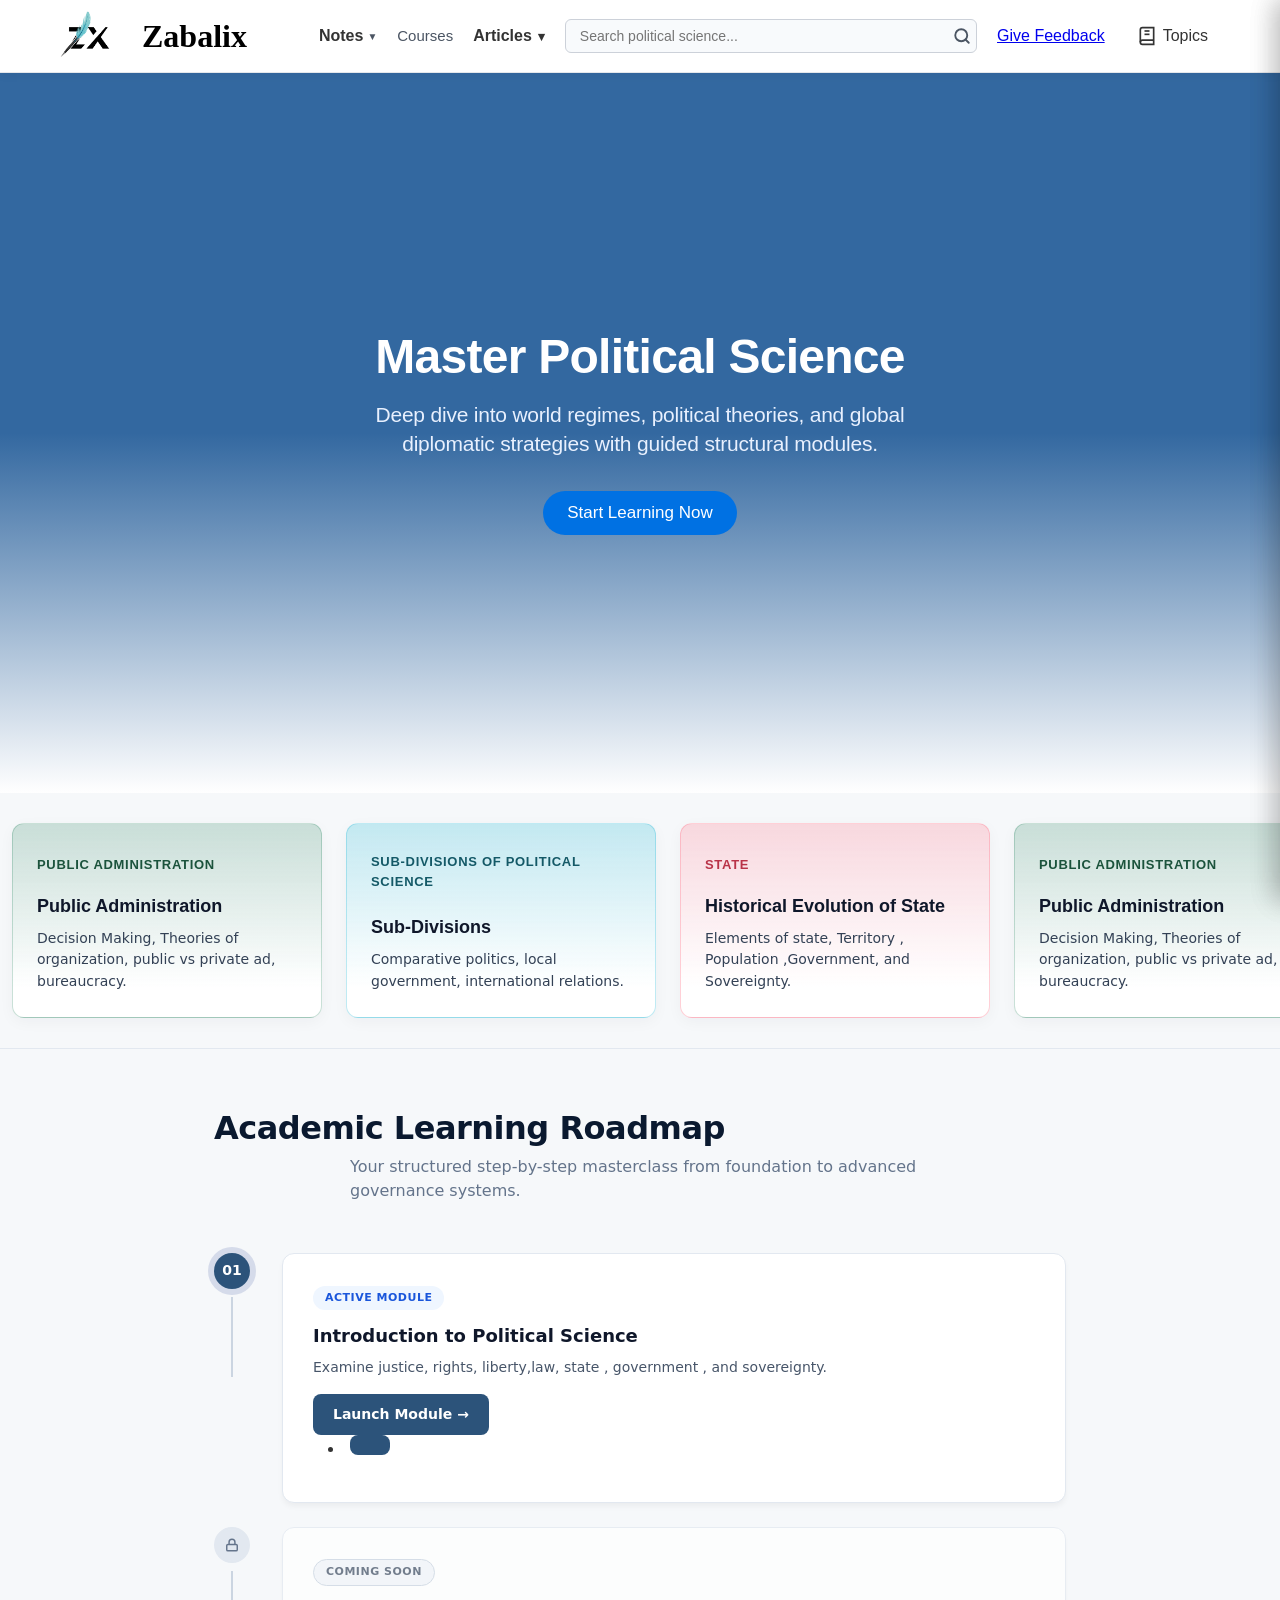
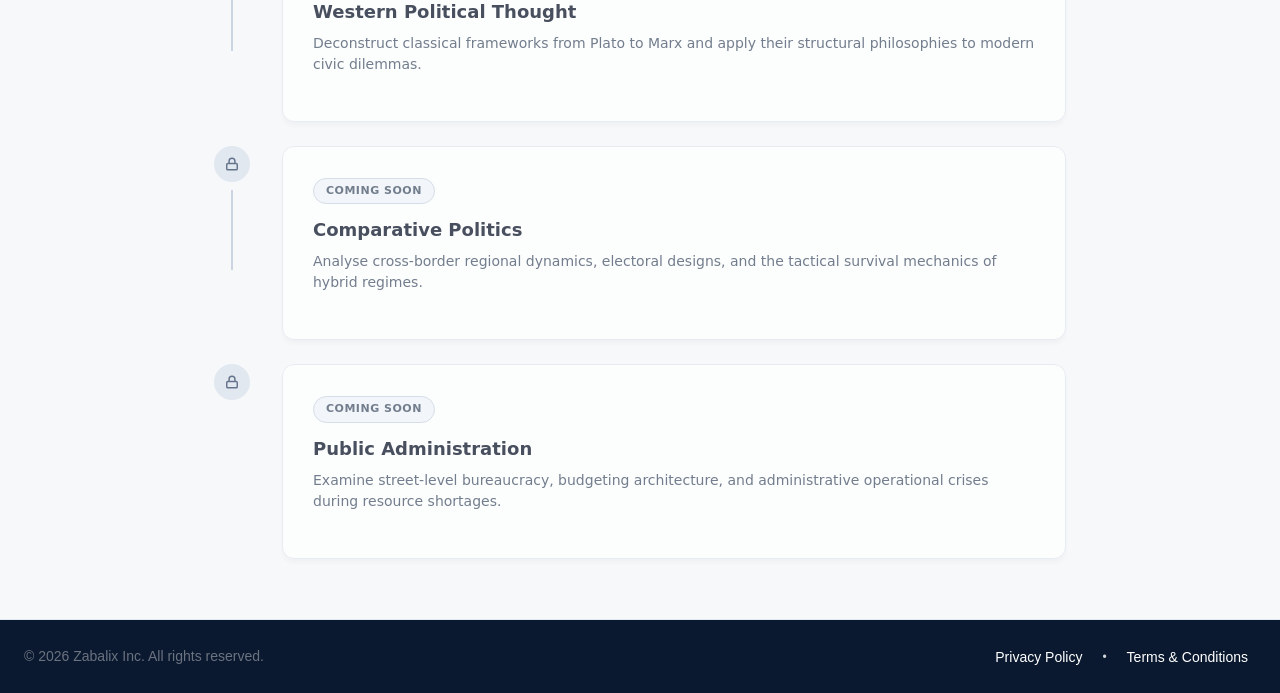
<file: index.html>
<!DOCTYPE html>
<html lang="en">

<head>
    <meta name="viewport" content="width=device-width, initial-scale=1.0">

    <!-- Unique custom hamburger target update -->
    <button class="mobile-nav-toggle" aria-label="Toggle navigation">
        <span class="header-burger-line"></span>
    </button>


    <meta name="google-site-verification" content="Bk5HtEhOP4a4pjRiIyxjr1tG6oKHsIXYzXAQ-nSAOqQ" />
    <title>Zabalix | Professional Political Science Portal</title>
    <link rel="stylesheet" href="style.css">
     <link rel="icon" type="image/png" href="./zxx.png">
</head>

<body>

    <!-- Navbar -->
    <header class="site-header">
        <div class="nav-container">

            <div class="logo"></div>
            <span class="site-logo-txt">Zabalix</span>

            <!-- Hamburger Toggle for Mobile -->
            <button class="mobile-nav-toggle" id="mobileNavToggle" aria-label="Toggle Navigation" aria-expanded="false">
                <span class="hamburger-line"></span>
                <span class="hamburger-line"></span>
                <span class="hamburger-line"></span>
            </button>

            <!-- Collapsible Wrapper for Mobile Responsiveness -->
            <div class="nav-responsive-wrapper" id="navResponsiveWrapper">

                <nav class="main-navigation">
                    <!-- Notes Dropdown -->
                    <div class="dropdown-wrapper">
                        <button class="dropdown-trigger" id="exploreBtn" aria-haspopup="true" aria-expanded="false">
                            Notes <span class="chevron-icon">▼</span>
                        </button>
                        <ul class="dropdown-menu" id="exploreDropdown">
                            <li class="dropdown-header">Political Science</li>
                            <li><a href="reading.html?topic=intro-to-polsci">Intro to Political Science</a></li>
                            <li><a href="reading.html?topic=sub-divisions-of-polsci">Sub-Divisions of Political
                                    Science</a></li>
                            <li><a href="reading.html?topic=public-administration">Public Administration</a></li>
                            <li><a href="state-notes.html">📝 State</a></li>
                        </ul>
                    </div>

                    <!-- Courses Link -->
                    <a href="#courses" class="nav-link">Courses</a>

                    <!-- Articles Dropdown (Fixed Tag Wrapper) -->
                    <div class="dropdown-wrapper">
                        <button class="dropdown-trigger" id="articlesBtn" aria-haspopup="true" aria-expanded="false">
                            Articles <span class="arrow">▾</span>
                        </button>
                        <ul class="dropdown-menu" id="articlesDropdown">
                            <li><a href="from-dependency-to-development.html">From Dependency to Development</a></li>
                        </ul>
                    </div>

                </nav>

                <!-- Search Form -->
                <div class="search-container">
                    <form class="search-form" id="navbarSearchForm">
                        <input type="text" placeholder="Search political science..." class="search-input"
                            id="navbarSearchInput" autocomplete="off">
                        <button type="submit" class="search-submit">
                            <svg class="search-icon" viewBox="0 0 24 24">
                                <circle cx="11" cy="11" r="8"></circle>
                                <line x1="21" y1="21" x2="16.65" y2="16.65"></line>
                            </svg>
                        </button>
                    </form>
                    <div class="search-suggestions-box" id="searchSuggestionsBox"></div>
                </div>

                <!-- Feedback Link -->
                <a href="feedback.html" class="feedback-link">Give Feedback</a>

                <!-- Curriculum Trigger -->
                <button class="nav-sidebar-trigger-btn" id="navbarSidebarToggle" aria-label="Open Course Curriculum"
                    aria-controls="navStudySidebar">
                    <svg class="nav-trigger-svg-icon" viewBox="0 0 24 24" fill="none" stroke="currentColor"
                        stroke-width="2">
                        <path d="M4 19.5A2.5 2.5 0 0 1 6.5 17H20"></path>
                        <path d="M6.5 2H20v20H6.5A2.5 2.5 0 0 1 4 19.5v-15A2.5 2.5 0 0 1 6.5 2z"></path>
                        <line x1="9" y1="6" x2="15" y2="6"></line>
                        <line x1="9" y1="10" x2="15" y2="10"></line>
                    </svg>
                    <span class="nav-btn-label">Topics</span>
                </button>

            </div>
        </div>
    </header>

    <!-- SIDEBAR LAYOUT -->
    <aside class="nav-sliding-sidebar collapsed" id="navStudySidebar" aria-label="Curriculum Overview">
        <div class="nav-sidebar-inner">
            <div class="nav-sidebar-header">
                <div>
                    <h3>Areas of Study</h3>
                    <p>Political Science Core Curriculum</p>
                </div>
                <button class="nav-sidebar-close-btn" id="navSidebarClose" aria-label="Close Menu">×</button>
            </div>
            <div class="nav-sidebar-topics-list">
                <div class="nav-sidebar-card">
                    <div class="card-icon-box sys-theme">
                        <svg viewBox="0 0 24 24" fill="none" stroke="currentColor" stroke-width="2">
                            <path d="M12 2L2 7l10 5 10-5-10-5zM2 17l10 5 10-5M2 12l10 5 10-5" />
                        </svg>
                    </div>
                    <div class="card-body-text">
                        <h4>Political Systems</h4>
                        <p>Comparative structural analysis of global democracies and autocracies.</p>
                    </div>
                </div>
                <div class="nav-sidebar-card">
                    <div class="card-icon-box global-theme">
                        <svg viewBox="0 0 24 24" fill="none" stroke="currentColor" stroke-width="2">
                            <circle cx="12" cy="12" r="10"></circle>
                            <line x1="2" y1="12" x2="22" y2="12"></line>
                            <path
                                d="M12 2a15.3 15.3 0 0 1 4 10 15.3 15.3 0 0 1-4 10 15.3 15.3 0 0 1-4-10 15.3 15.3 0 0 1 4-10z">
                            </path>
                        </svg>
                    </div>
                    <div class="card-body-text">
                        <h4>Global Relations</h4>
                        <p>Foreign policies, treaties, international law, and diplomatic structures.</p>
                    </div>
                </div>
                <div class="nav-sidebar-card">
                    <div class="card-icon-box theory-theme">
                        <svg viewBox="0 0 24 24" fill="none" stroke="currentColor" stroke-width="2">
                            <path d="M12 22s8-4 8-10V5l-8-3-8 3v7c0 6 8 10 8 10z" />
                        </svg>
                    </div>
                    <div class="card-body-text">
                        <h4>Political Philosophy</h4>
                        <p>Classical ideas, social contracts, power, justice, and state legitimacy.</p>
                    </div>
                </div>
                <div class="nav-sidebar-card">
                    <div class="card-icon-box policy-theme">
                        <svg viewBox="0 0 24 24" fill="none" stroke="currentColor" stroke-width="2">
                            <path d="M14 2H6a2 2 0 0 0-2 2v16a2 2 0 0 0 2 2h12a2 2 0 0 0 2-2V8z"></path>
                            <polyline points="14 2 14 8 20 8"></polyline>
                            <line x1="16" y1="13" x2="8" y2="13"></line>
                            <line x1="16" y1="17" x2="8" y2="17"></line>
                        </svg>
                    </div>
                    <div class="card-body-text">
                        <h4>Public Policy</h4>
                        <p>Formulation of law matrices, civil administration, and institutional agendas.</p>
                    </div>
                </div>
            </div>
        </div>
    </aside>
    <div class="sidebar-dim-background-overlay" id="sidebarOverlay"></div>

    <!-- SIDEBAR LAYOUT -->
    <aside class="nav-sliding-sidebar collapsed" id="navStudySidebar" aria-label="Curriculum Overview">
        <div class="nav-sidebar-inner">
            <div class="nav-sidebar-header">
                <div>
                    <h3>Areas of Study</h3>
                    <p>Political Science Core Curriculum</p>
                </div>
                <button class="nav-sidebar-close-btn" id="navSidebarClose" aria-label="Close Menu">×</button>
            </div>
            <div class="nav-sidebar-topics-list">
                <div class="nav-sidebar-card">
                    <div class="card-icon-box sys-theme">
                        <svg viewBox="0 0 24 24" fill="none" stroke="currentColor" stroke-width="2">
                            <path d="M12 2L2 7l10 5 10-5-10-5zM2 17l10 5 10-5M2 12l10 5 10-5" />
                        </svg>
                    </div>
                    <div class="card-body-text">
                        <h4>Political Systems</h4>
                        <p>Comparative structural analysis of global democracies and autocracies.</p>
                    </div>
                </div>
                <div class="nav-sidebar-card">
                    <div class="card-icon-box global-theme">
                        <svg viewBox="0 0 24 24" fill="none" stroke="currentColor" stroke-width="2">
                            <circle cx="12" cy="12" r="10"></circle>
                            <line x1="2" y1="12" x2="22" y2="12"></line>
                            <path
                                d="M12 2a15.3 15.3 0 0 1 4 10 15.3 15.3 0 0 1-4 10 15.3 15.3 0 0 1-4-10 15.3 15.3 0 0 1 4-10z">
                            </path>
                        </svg>
                    </div>
                    <div class="card-body-text">
                        <h4>Global Relations</h4>
                        <p>Foreign policies, treaties, international law, and diplomatic structures.</p>
                    </div>
                </div>
                <div class="nav-sidebar-card">
                    <div class="card-icon-box theory-theme">
                        <svg viewBox="0 0 24 24" fill="none" stroke="currentColor" stroke-width="2">
                            <path d="M12 22s8-4 8-10V5l-8-3-8 3v7c0 6 8 10 8 10z" />
                        </svg>
                    </div>
                    <div class="card-body-text">
                        <h4>Political Philosophy</h4>
                        <p>Classical ideas, social contracts, power, justice, and state legitimacy.</p>
                    </div>
                </div>
                <div class="nav-sidebar-card">
                    <div class="card-icon-box policy-theme">
                        <svg viewBox="0 0 24 24" fill="none" stroke="currentColor" stroke-width="2">
                            <path d="M14 2H6a2 2 0 0 0-2 2v16a2 2 0 0 0 2 2h12a2 2 0 0 0 2-2V8z"></path>
                            <polyline points="14 2 14 8 20 8"></polyline>
                            <line x1="16" y1="13" x2="8" y2="13"></line>
                            <line x1="16" y1="17" x2="8" y2="17"></line>
                        </svg>
                    </div>
                    <div class="card-body-text">
                        <h4>Public Policy</h4>
                        <p>Formulation of law matrices, civil administration, and institutional agendas.</p>
                    </div>
                </div>
            </div>
        </div>
    </aside>
    <div class="sidebar-dim-background-overlay" id="sidebarOverlay"></div>


    <!-- Main Content Area -->
    <main class="hero-section">
        <div class="hero-backdrop-image-view"></div>

        <div class="hero-content">
            <h1>Master Political Science</h1>
            <p>Deep dive into world regimes, political theories, and global diplomatic strategies with guided structural
                modules.</p>
            <button class="btn btn-primary btn-large">Start Learning Now</button>
        </div>


    </main>

    <!-- Main Horizontal Slider Wrapper -->
    <div class="horizontal-slider-viewport">
        <div class="slider-movement-rail">

            <!-- CARD SET 1 (Original Group) -->
            <div class="slider-card-deck">
                <div class="slider-individual-card emerald-fade-bg">
                    <div class="card-link-wrapper">
                        <a href="reading.html?topic=public-administration">Public Administration</a>
                    </div>
                    <div class="card-body-details">
                        <h3>Public Administration</h3>
                        <p>Decision Making, Theories of organization, public vs private ad, bureaucracy.</p>
                    </div>
                </div>

                <div class="slider-individual-card turquoise-fade-bg">
                    <div class="card-link-wrapper">
                        <a href="reading.html?topic=sub-divisions-of-polsci">Sub-Divisions of Political Science</a>
                    </div>
                    <div class="card-body-details">
                        <h3>Sub-Divisions</h3>
                        <p>Comparative politics, local government, international relations.</p>
                    </div>
                </div>

                <div class="slider-individual-card coral-fade-bg">
                    <div class="card-link-wrapper">
                        <a href="state-notes.html">State</a>
                    </div>
                    <div class="card-body-details">
                        <h3>Historical Evolution of State</h3>
                        <p>Elements of state, Territory , Population ,Government, and Sovereignty.</p>
                    </div>
                </div>
            </div>

            <!-- CARD SET 2 (Mirrored Duplicate Group for seamless infinite looping) -->
            <div class="slider-card-deck" aria-hidden="true">
                <div class="slider-individual-card emerald-fade-bg">
                    <div class="card-link-wrapper">
                        <a href="reading.html?topic=public-administration">Public Administration</a>
                    </div>
                    <div class="card-body-details">
                        <h3>Public Administration</h3>
                        <p>Decision Making, Theories of organization, public vs private ad, bureaucracy.</p>
                    </div>
                </div>

                <div class="slider-individual-card turquoise-fade-bg">
                    <div class="card-link-wrapper">
                        <a href="reading.html?topic=sub-divisions-of-polsci">Sub-Divisions of Political Science</a>
                    </div>
                    <div class="card-body-details">
                        <h3>Sub-Divisions</h3>
                        <p>Comparative politics, local government, international relations.</p>
                    </div>
                </div>

                <div class="slider-individual-card coral-fade-bg">
                    <div class="card-link-wrapper">
                        <a href="state-notes.html">State</a>
                    </div>
                    <div class="card-body-details">
                        <h3>Historical Evolution of State</h3>
                        <p>Elements of state, Territory , Population ,Government, and Sovereignty.</p>
                    </div>
                </div>
            </div>

        </div>
    </div>

    <div class="sam-paper-wrapper">
        <!-- The Main Sheet of Paper -->



        <!-- Full Width Non-Conflicting Roadmap Component -->
        <div class="sam-rm-master-wrapper">
            <div class="sam-rm-canvas-grid">

                <!-- Header Section -->
                <div class="sam-rm-main-heading-block">
                    <h2 class="sam-rm-display-title">Academic Learning Roadmap</h2>
                    <p class="sam-rm-display-subtitle">Your structured step-by-step masterclass from foundation to
                        advanced
                        governance systems.</p>
                </div>

                <!-- The Timeline Track Engine -->
                <div class="sam-rm-track-vertical">

                    <!-- Step 1: Active Phase -->
                    <div class="sam-rm-step-row sam-rm-state-active">
                        <div class="sam-rm-indicator-pillar">
                            <div class="sam-rm-node-circle">01</div>
                            <div class="sam-rm-connector-line"></div>
                        </div>
                        <div class="sam-rm-info-card">
                            <span class="sam-rm-status-badge sam-rm-badge-active">Active Module</span>
                            <h4 class="sam-rm-card-heading">Introduction to Political Science</h4>
                            <p class="sam-rm-card-paragraph">Examine justice, rights, liberty,law, state , government ,
                                and
                                sovereignty.</p>
                            <a href="#intro" class="sam-rm-card-link-action">Launch Module → <li><a
                                        href="reading.html?topic=intro-to-polsci"></a></li></a>
                        </div>
                    </div>

                    <!-- Step 2: Locked Phase -->
                    <div class="sam-rm-step-row sam-rm-state-locked">
                        <div class="sam-rm-indicator-pillar">
                            <div class="sam-rm-node-circle">
                                <svg width="14" height="14" viewBox="0 0 24 24" fill="none" stroke="currentColor"
                                    stroke-width="2.5">
                                    <rect x="3" y="11" width="18" height="11" rx="2" ry="2"></rect>
                                    <path d="M7 11V7a5 5 0 0 1 10 0v4"></path>
                                </svg>
                            </div>
                            <div class="sam-rm-connector-line"></div>
                        </div>
                        <div class="sam-rm-info-card">
                            <span class="sam-rm-status-badge sam-rm-badge-locked">Coming Soon</span>
                            <h4 class="sam-rm-card-heading">Western Political Thought</h4>
                            <p class="sam-rm-card-paragraph">Deconstruct classical frameworks from Plato to Marx and
                                apply
                                their structural philosophies to modern civic dilemmas.</p>
                        </div>
                    </div>

                    <!-- Step 3: Locked Phase -->
                    <div class="sam-rm-step-row sam-rm-state-locked">
                        <div class="sam-rm-indicator-pillar">
                            <div class="sam-rm-node-circle">
                                <svg width="14" height="14" viewBox="0 0 24 24" fill="none" stroke="currentColor"
                                    stroke-width="2.5">
                                    <rect x="3" y="11" width="18" height="11" rx="2" ry="2"></rect>
                                    <path d="M7 11V7a5 5 0 0 1 10 0v4"></path>
                                </svg>
                            </div>
                            <div class="sam-rm-connector-line"></div>
                        </div>
                        <div class="sam-rm-info-card">
                            <span class="sam-rm-status-badge sam-rm-badge-locked">Coming Soon</span>
                            <h4 class="sam-rm-card-heading">Comparative Politics</h4>
                            <p class="sam-rm-card-paragraph">Analyse cross-border regional dynamics, electoral designs,
                                and
                                the tactical survival mechanics of hybrid regimes.</p>
                        </div>
                    </div>

                    <!-- Step 4: Locked Phase -->
                    <div class="sam-rm-step-row sam-rm-state-locked">
                        <div class="sam-rm-indicator-pillar">
                            <div class="sam-rm-node-circle">
                                <svg width="14" height="14" viewBox="0 0 24 24" fill="none" stroke="currentColor"
                                    stroke-width="2.5">
                                    <rect x="3" y="11" width="18" height="11" rx="2" ry="2"></rect>
                                    <path d="M7 11V7a5 5 0 0 1 10 0v4"></path>
                                </svg>
                            </div>
                        </div>
                        <div class="sam-rm-info-card">
                            <span class="sam-rm-status-badge sam-rm-badge-locked">Coming Soon</span>
                            <h4 class="sam-rm-card-heading">Public Administration</h4>
                            <p class="sam-rm-card-paragraph">Examine street-level bureaucracy, budgeting architecture,
                                and
                                administrative operational crises during resource shortages.</p>
                        </div>
                    </div>

                </div>
            </div>
        </div>

        </section>
        <!-- Professional Institutional Footer Section -->
        <footer class="site-footer">
            <div class="footer-container">
                <!-- Copyright Attribution Left Column -->
                <div class="footer-copyright">
                    <p>&copy; 2026 Zabalix Inc. All rights reserved.</p>
                </div>

                <!-- Legal Content Document Navigation Links Row -->
                <nav class="footer-nav">
                    <!-- Wrap the Privacy Policy button in a direct hyperlink path -->
                    <a href="./privacy-policy.html" style="text-decoration: none;">
                        <button class="footer-btn" id="privacyBtn">Privacy Policy</button>
                    </a>
                    <span class="footer-divider">&bull;</span>
                    <a href="terms.html" style="text-decoration: none;">
                        <button class="footer-btn" id="termsBtn">Terms & Conditions</button>
                    </a>

                </nav>


                <script src="data.js"></script>
                <script src="script.js"></script>
</body>

</html>
</file>
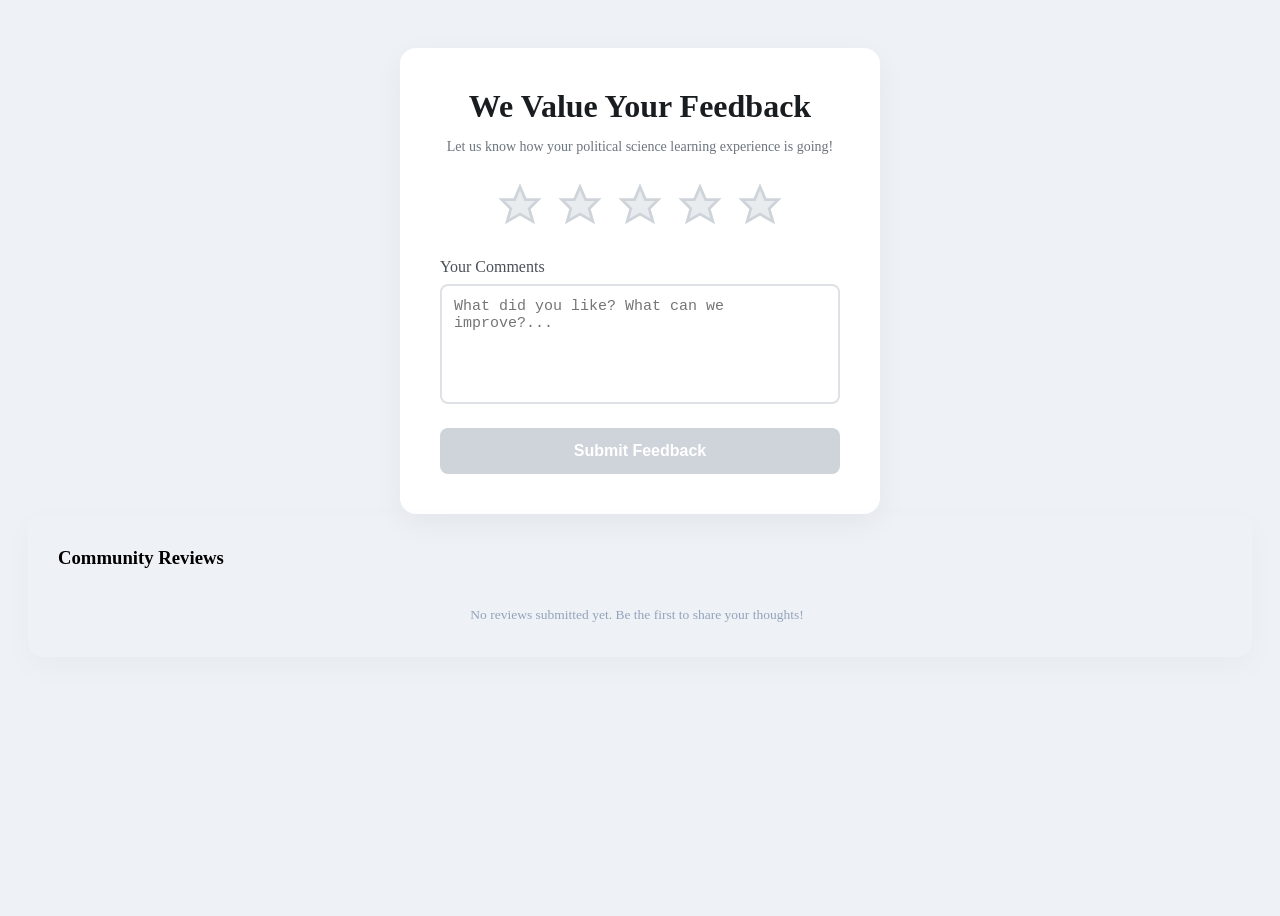
<file: feedback.html>
<!DOCTYPE html>
<html lang="en">
<head>
    <meta charset="UTF-8">
    <meta name="viewport" content="width=device-width, initial-scale=1.0">
    <title>Share Your Feedback</title>
    <link rel="stylesheet" href="rating-style.css">
</head>
<body>

    <div class="feedback-card">
        <h2>We Value Your Feedback</h2>
        <p class="subtitle">Let us know how your political science learning experience is going!</p>

        <!-- Star Interactive Node Wrapper -->
        <div class="star-rating" role="radiogroup" aria-label="Rate your experience">
            <button type="button" class="star-btn" data-value="1" aria-label="1 Star">
                <svg class="star-icon" viewBox="0 0 24 24"><polygon points="12,2 15,9 22,9 17,14 19,21 12,17 5,21 7,14 2,9 9,9"/></svg>
            </button>
            <button type="button" class="star-btn" data-value="2" aria-label="2 Stars">
                <svg class="star-icon" viewBox="0 0 24 24"><polygon points="12,2 15,9 22,9 17,14 19,21 12,17 5,21 7,14 2,9 9,9"/></svg>
            </button>
            <button type="button" class="star-btn" data-value="3" aria-label="3 Stars">
                <svg class="star-icon" viewBox="0 0 24 24"><polygon points="12,2 15,9 22,9 17,14 19,21 12,17 5,21 7,14 2,9 9,9"/></svg>
            </button>
            <button type="button" class="star-btn" data-value="4" aria-label="4 Stars">
                <svg class="star-icon" viewBox="0 0 24 24"><polygon points="12,2 15,9 22,9 17,14 19,21 12,17 5,21 7,14 2,9 9,9"/></svg>
            </button>
            <button type="button" class="star-btn" data-value="5" aria-label="5 Stars">
                <svg class="star-icon" viewBox="0 0 24 24"><polygon points="12,2 15,9 22,9 17,14 19,21 12,17 5,21 7,14 2,9 9,9"/></svg>
            </button>
        </div>

        <!-- Feedback Form Node -->
        <form id="feedbackForm">
            <div class="form-group">
                <label for="feedbackText">Your Comments</label>
                <textarea id="feedbackText" placeholder="What did you like? What can we improve?..." required maxlength="500"></textarea>
            </div>
            <button type="submit" id="submitFeedbackBtn" disabled>Submit Feedback</button>
        </form>

        <!-- Hidden Success State Panel -->
        <div id="successState" class="success-message" style="display: none;">
            <svg class="success-icon" viewBox="0 0 24 24"><path d="M22,11.08V12a10,10,0,1,1-5.93-9.14"/><polyline points="22,4 12,14.01 9,11.01"/></svg>
            <h3>Thank You!</h3>
            <p>Your review has been successfully recorded locally.</p>
            <button type="button" onclick="window.location.href='index.html'">Back to Home</button>
        </div>
    </div>
    </div>
     <div class="feedback-wall-container">
            <h3>Community Reviews</h3>
            <div id="reviewsContainer" class="reviews-scroll-area">
                <p class="no-reviews-fallback">No reviews submitted yet. Be the first to share your thoughts!</p>
            </div>
        </div>
    <script src="rating-script.js"></script>
</body>
</html>
</file>
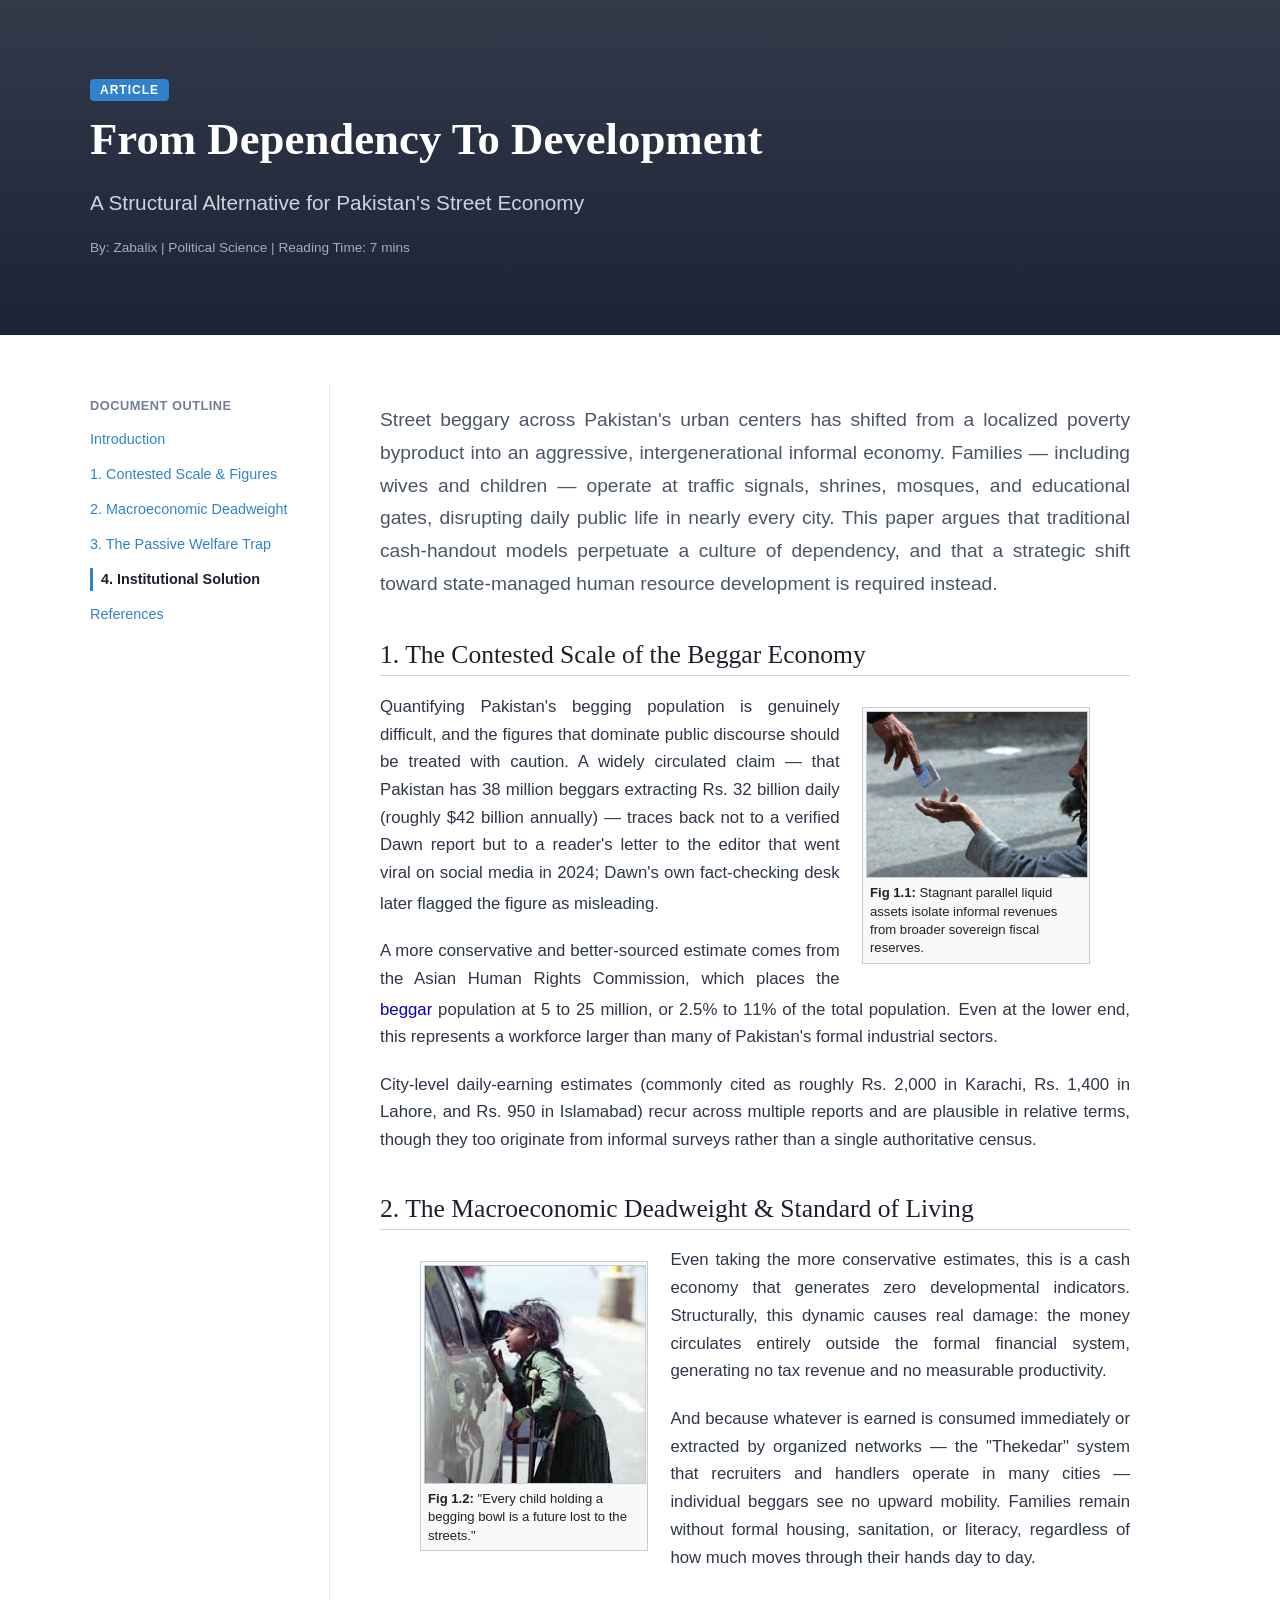
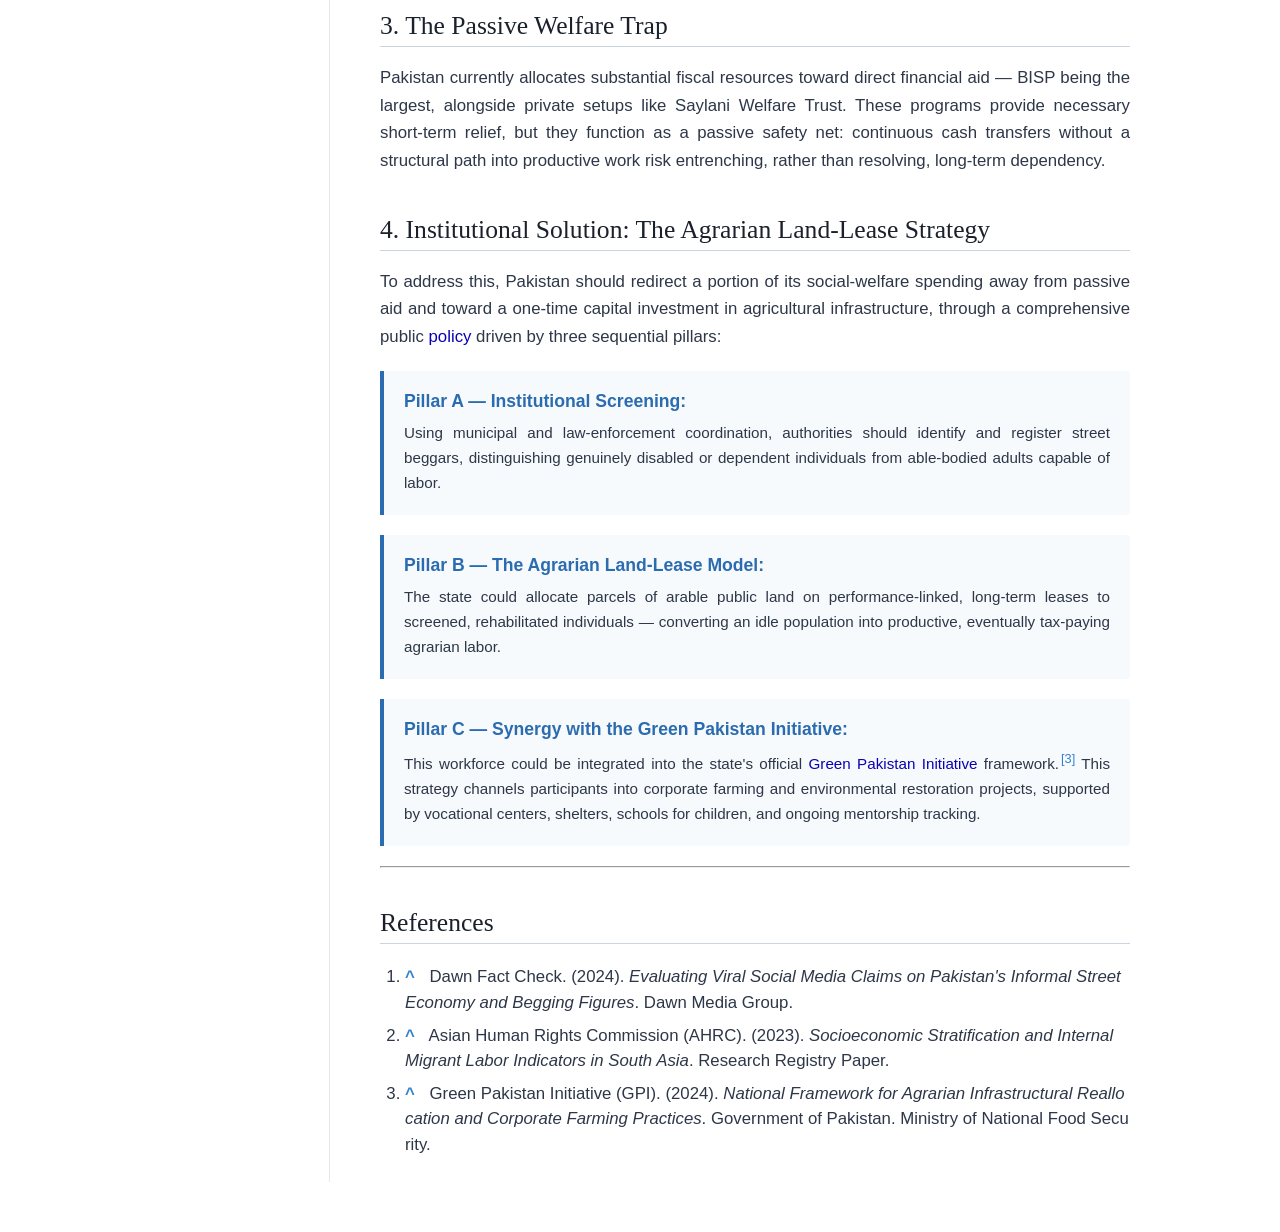
<file: from-dependency-to-development.html>
<!DOCTYPE html>
<html lang="en">
<head> 
    <meta charset="UTF-8"> 
    <meta name="viewport" content="width=device-width, initial-scale=1.0"> 
    <title>Beggary as Institutionalized Dependency: A Structural Alternative for Pakistan</title> 
    <meta name="description" content="A public policy paper analyzing the macroeconomic deadweight of street beggary in Pakistan and proposing an agrarian land-lease rehabilitation framework."> 
    <!-- Link to your separate layout CSS --> 
    <link rel="stylesheet" href="dependency-style.css">
</head>
<body> 

    <!-- HERO HEADER IMAGE BACKGROUND SECTION --> 
    <header class="hero-section"> 
        <div class="hero-overlay"> 
            <div class="hero-container"> 
                <span class="hero-badge">Article</span> 
                <h1>From Dependency To Development</h1> 
                <p class="hero-subtitle">A Structural Alternative for Pakistan's Street Economy</p> 
                <div class="article-meta"> 
                    <span>By: Zabalix | Political Science </span> | <span>Reading Time: 7 mins</span> 
                </div> 
            </div> 
        </div> 
    </header> 

    <!-- MAIN TWO-COLUMN ACADEMIC LAYOUT --> 
    <div class="wiki-layout"> 
        
        <!-- LEFT SIDEBAR: Table of Contents --> 
        <aside class="wiki-sidebar"> 
            <div class="sidebar-sticky"> 
                <h3>Document Outline</h3> 
                <ul class="toc-list"> 
                    <li><a href="#introduction" class="toc-link active">Introduction</a></li> 
                    <li><a href="#contested-scale" class="toc-link">1. Contested Scale & Figures</a></li> 
                    <li><a href="#macro-deadweight" class="toc-link">2. Macroeconomic Deadweight</a></li> 
                    <li><a href="#welfare-trap" class="toc-link">3. The Passive Welfare Trap</a></li> 
                    <li><a href="#policy-proposal" class="toc-link">4. Institutional Solution</a></li> 
                    <li><a href="#references" class="toc-link">References</a></li> 
                </ul> 
            </div> 
        </aside> 

        <!-- RIGHT SIDE: Main Content Body --> 
        <main class="wiki-content"> 
            <article class="article-body"> 
                
                <!-- INTRODUCTION SECTION --> 
                <section id="introduction"> 
                    <p class="lead-paragraph"> 
                        Street beggary across Pakistan's urban centers has shifted from a localized poverty byproduct into an aggressive, intergenerational informal economy. Families — including wives and children — operate at traffic signals, shrines, mosques, and educational gates, disrupting daily public life in nearly every city. This paper argues that traditional cash-handout models perpetuate a culture of dependency, and that a strategic shift toward state-managed human resource development is required instead. 
                    </p> 
                </section> 

              <!-- SECTION 1 -->
<section id="contested-scale">
    <h2>1. The Contested Scale of the Beggar Economy</h2>
    
    <!-- YOUR FIRST LOCAL IMAGE (beggar.jpg) -->
    <figure class="wiki-thumb tright">
        <div class="thumb-inner">
            <img src="beggar.jpg" alt="Street economy portrait in Pakistan" width="250" height="313">
            <figcaption class="thumb-caption">
                <strong>Fig 1.1:</strong> Stagnant parallel liquid assets isolate informal revenues from broader sovereign fiscal reserves.
            </figcaption>
        </div>
    </figure>

    <p> 
        Quantifying Pakistan's begging population is genuinely difficult, and the figures that dominate public discourse should be treated with caution. A widely circulated claim — that Pakistan has 38 million beggars extracting Rs. 32 billion daily (roughly $42 billion annually) — traces back not to a verified Dawn report but to a reader's letter to the editor that went viral on social media in 2024; Dawn's own fact-checking desk later flagged the figure as misleading.<sup class="reference" id="cite_ref-1"><a href="#cite_1"></a></sup> 
    </p> 
    <p> 
        A more conservative and better-sourced estimate comes from the Asian Human Rights Commission, which places the <a href="https://britannica.com" target="_blank" rel="noopener">beggar</a> population at 5 to 25 million, or 2.5% to 11% of the total population.<sup class="reference" id="cite_ref-2"><a href="#cite_2"></a></sup> Even at the lower end, this represents a workforce larger than many of Pakistan's formal industrial sectors. 
    </p> 
    <p> 
        City-level daily-earning estimates (commonly cited as roughly Rs. 2,000 in Karachi, Rs. 1,400 in Lahore, and Rs. 950 in Islamabad) recur across multiple reports and are plausible in relative terms, though they too originate from informal surveys rather than a single authoritative census. 
    </p> 
</section> 

<!-- SECTION 2 -->
<section id="macro-deadweight">
    <h2>2. The Macroeconomic Deadweight & Standard of Living</h2>
    
    <!-- YOUR SECOND LOCAL IMAGE (child.jpg) -->
    <figure class="wiki-thumb tleft">
        <div class="thumb-inner">
            <img src="child.jpg" alt="Child dependency economy reference" width="250" height="313">
            <figcaption class="thumb-caption">
                <strong>Fig 1.2:</strong> "Every child holding a begging bowl is a future lost to the streets."
            </figcaption>
        </div>
    </figure>

    <p> 
        Even taking the more conservative estimates, this is a cash economy that generates zero developmental indicators. Structurally, this dynamic causes real damage: the money circulates entirely outside the formal financial system, generating no tax revenue and no measurable productivity. 
    </p> 
    <p> 
        And because whatever is earned is consumed immediately or extracted by organized networks — the "Thekedar" system that recruiters and handlers operate in many cities — individual beggars see no upward mobility. Families remain without formal housing, sanitation, or literacy, regardless of how much moves through their hands day to day. 
    </p> 
</section>


                <!-- SECTION 3 --> 
                <section id="welfare-trap"> 
                    <h2>3. The Passive Welfare Trap</h2> 
                    <p> 
                        Pakistan currently allocates substantial fiscal resources toward direct financial aid — BISP being the largest, alongside private setups like Saylani Welfare Trust. These programs provide necessary short-term relief, but they function as a passive safety net: continuous cash transfers without a structural path into productive work risk entrenching, rather than resolving, long-term dependency. 
                    </p> 
                </section> 
                
          

                <!-- SECTION 4 -->
                <section id="policy-proposal">
                    <h2>4. Institutional Solution: The Agrarian Land-Lease Strategy</h2>
                    <p>
                        To address this, Pakistan should redirect a portion of its social-welfare spending away from passive aid and toward a one-time capital investment in agricultural infrastructure, through a comprehensive public <a href="https://wikipedia.org" target="_blank" rel="noopener">policy</a> driven by three sequential pillars:
                    </p>
                    
                    <div class="policy-box">
                        <h4>Pillar A — Institutional Screening:</h4>
                        <p>Using municipal and law-enforcement coordination, authorities should identify and register street beggars, distinguishing genuinely disabled or dependent individuals from able-bodied adults capable of labor.</p>
                    </div>

                    <div class="policy-box">
                        <h4>Pillar B — The Agrarian Land-Lease Model:</h4>
                        <p>The state could allocate parcels of arable public land on performance-linked, long-term leases to screened, rehabilitated individuals — converting an idle population into productive, eventually tax-paying agrarian labor.</p>
                    </div>

                    <div class="policy-box">
                        <h4>Pillar C — Synergy with the Green Pakistan Initiative:</h4>
                        <p>
                            This workforce could be integrated into the state's official <a href="https://greenpakistaninitiative.com" target="_blank" rel="noopener">Green Pakistan Initiative</a> framework.<sup class="reference" id="cite_ref-3"><a href="#cite_3">[3]</a></sup> This strategy channels participants into corporate farming and environmental restoration projects, supported by vocational centers, shelters, schools for children, and ongoing mentorship tracking.
                        </p>
                    </div>
                </section>

                <!-- REFERENCES SECTION -->
                <section id="references">
                    <hr class="wiki-divider">
                    <h2>References</h2>
                    <ol class="wiki-references-list">
                        <li id="cite_1">
                            <span class="backlink"><a href="#cite_ref-1">^</a></span> 
                            <span class="reference-text">Dawn Fact Check. (2024). <i>Evaluating Viral Social Media Claims on Pakistan's Informal Street Economy and Begging Figures</i>. Dawn Media Group.</span>
                        </li>
                        <li id="cite_2">
                            <span class="backlink"><a href="#cite_ref-2">^</a></span> 
                            <span class="reference-text">Asian Human Rights Commission (AHRC). (2023). <i>Socioeconomic Stratification and Internal Migrant Labor Indicators in South Asia</i>. Research Registry Paper.</span>
                        </li>
                        <li id="cite_3">
                            <span class="backlink"><a href="#cite_ref-3">^</a></span> 
                            <span class="reference-text">Green Pakistan Initiative (GPI). (2024). <i>National Framework for Agrarian Infrastructural Reallocation and Corporate Farming Practices</i>. Government of Pakistan. Ministry of National Food Security.</span>
                        </li>
                    </ol>
                </section>

            </article>
        </main>
    </div>

      <!-- Place this right above the </body> tag -->
    <script src="dependency-script.js"></script>
</body>
</html>
</file>
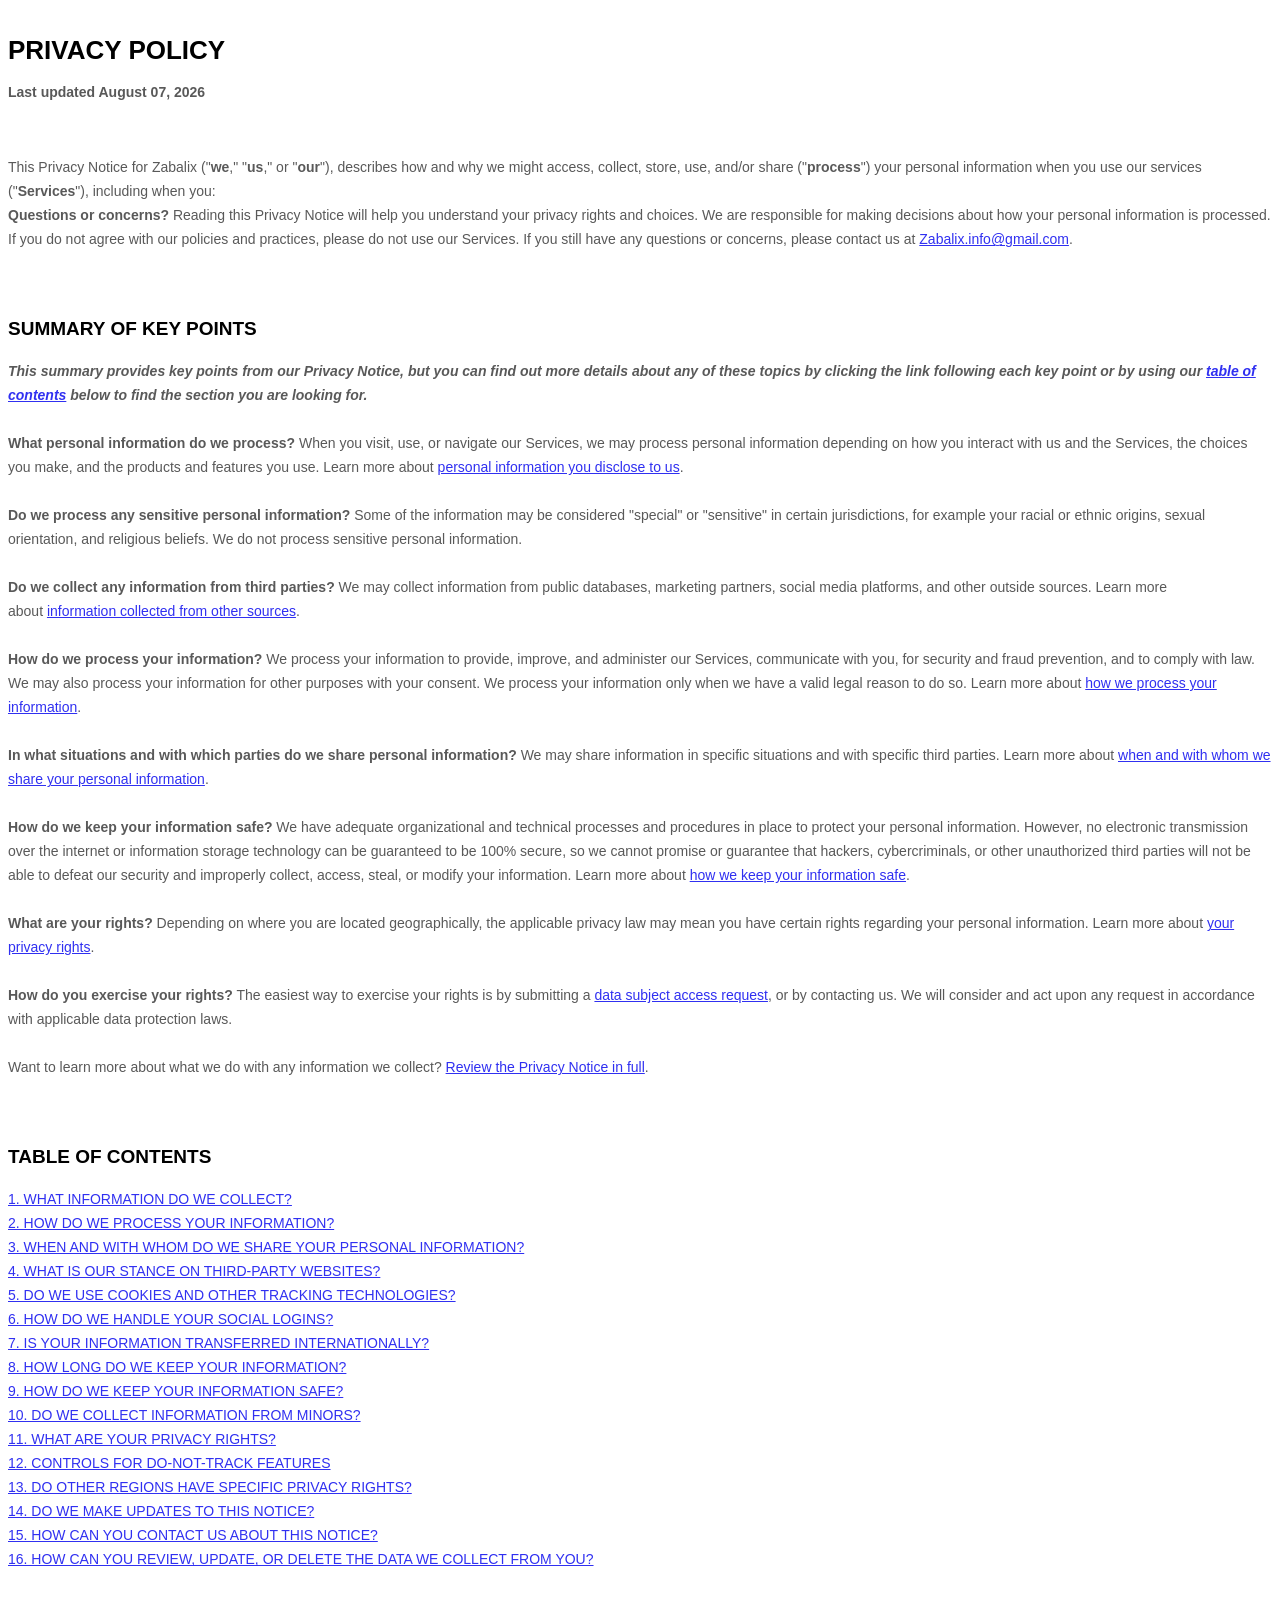
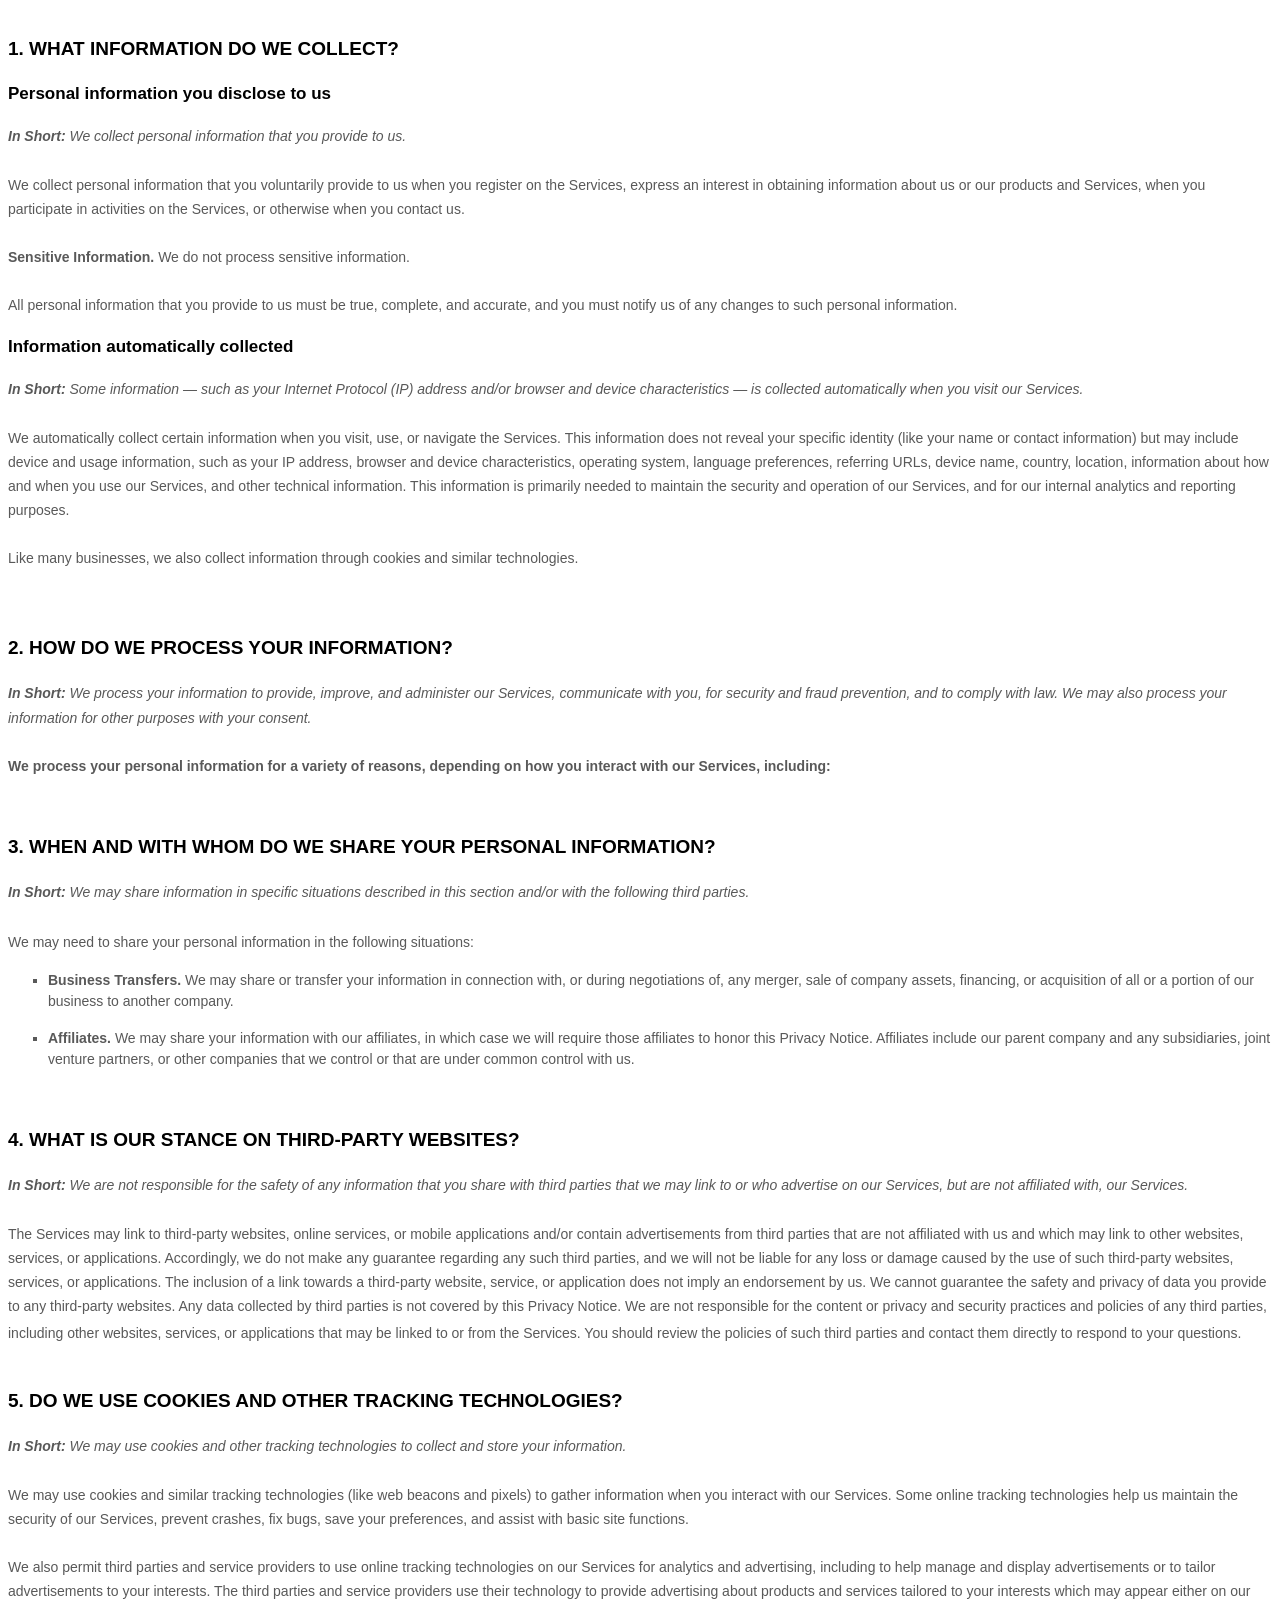
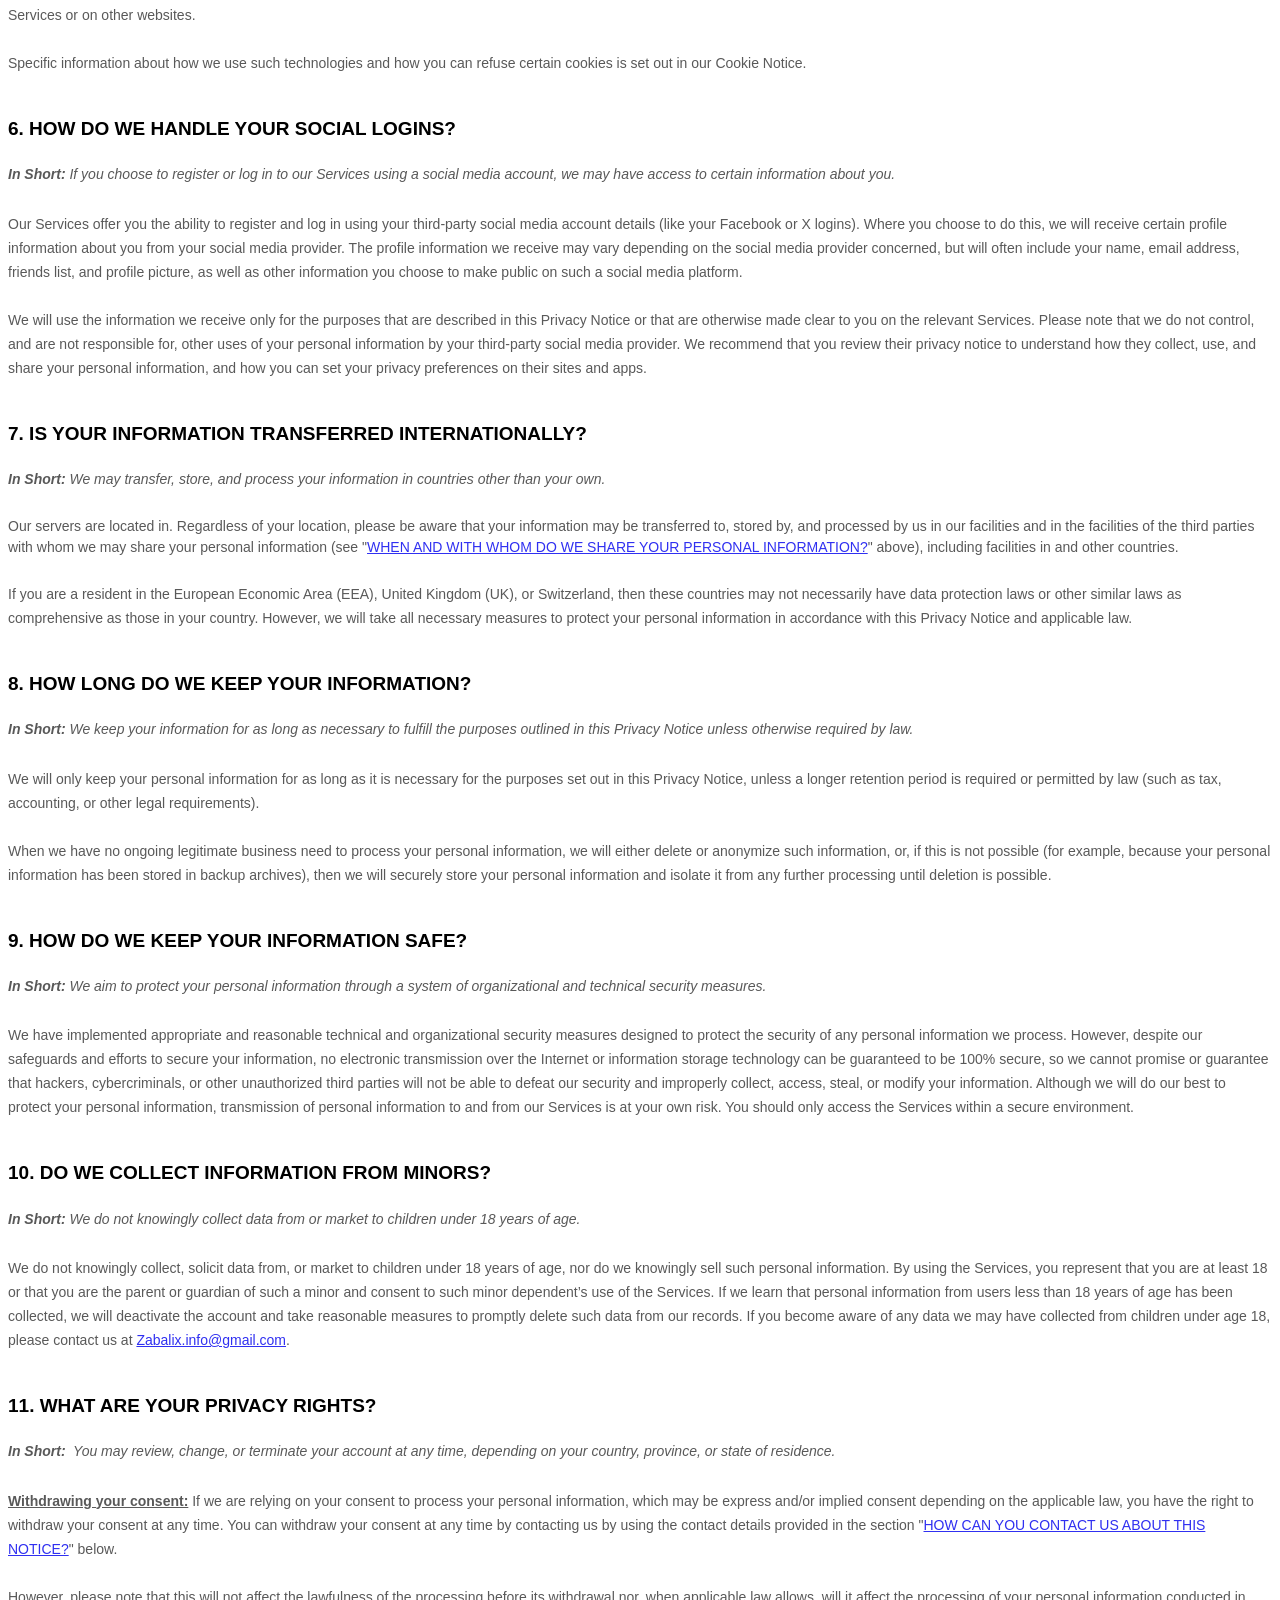
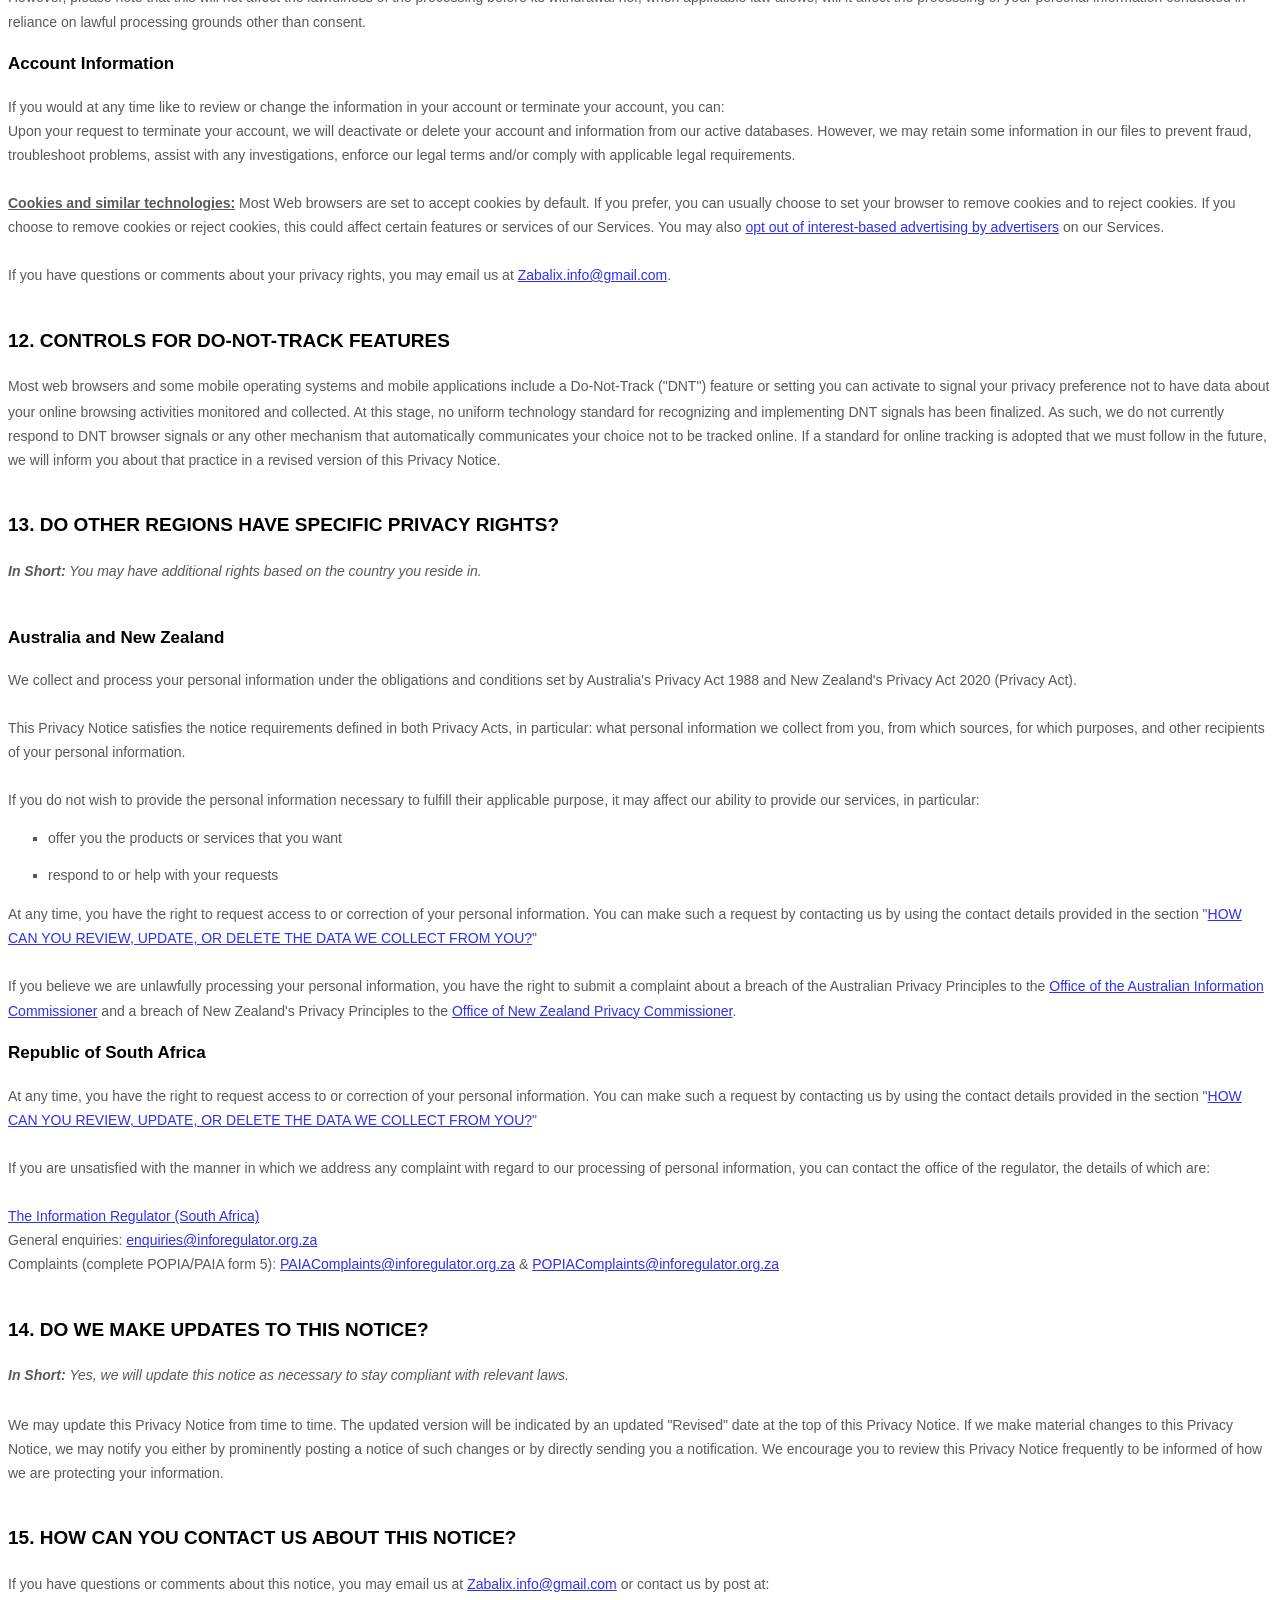
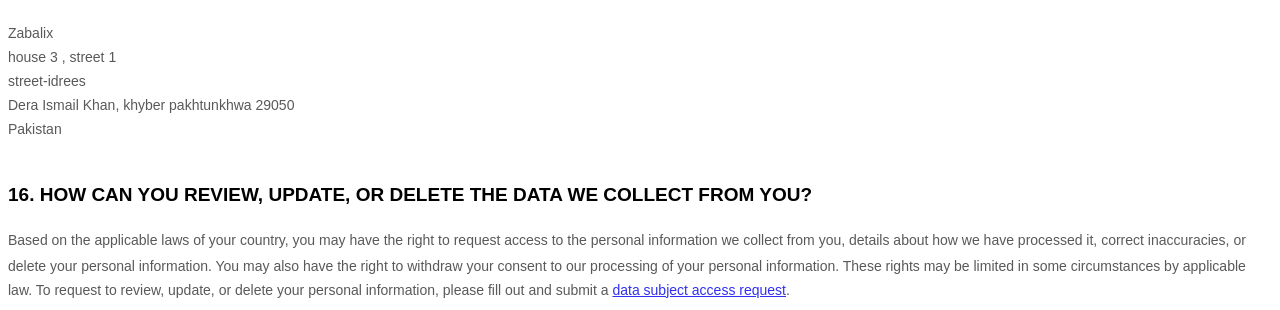
<file: privacy-policy.html>
<!DOCTYPE html>
<html lang="en">
<head>
    <meta charset="UTF-8">
    <!-- Mandatory Responsiveness Hook for iPhone & Android Grids -->
    <meta name="viewport" content="width=device-width, initial-scale=1.0">
    <title>Privacy Policy | Zabalix</title>

<style>
  [data-custom-class='body'], [data-custom-class='body'] * {
          background: transparent !important;
        }
[data-custom-class='title'], [data-custom-class='title'] * {
          font-family: Arial !important;
          margin-top: 35px !important;
font-size: 26px !important;
color: #000000 !important;
        }
[data-custom-class='subtitle'], [data-custom-class='subtitle'] * {
          font-family: Arial !important;
color: #595959 !important;
font-size: 14px !important;
        }
[data-custom-class='heading_1'], [data-custom-class='heading_1'] * {
          font-family: Arial !important;
font-size: 19px !important;
color: #000000 !important;
        }
[data-custom-class='heading_2'], [data-custom-class='heading_2'] * {
          font-family: Arial !important;
font-size: 17px !important;
color: #000000 !important;
        }
[data-custom-class='body_text'], [data-custom-class='body_text'] * {
          color: #595959 !important;
font-size: 14px !important;
font-family: Arial !important;
        }
[data-custom-class='link'], [data-custom-class='link'] * {
          color: #3030F1 !important;
font-size: 14px !important;
font-family: Arial !important;
word-break: break-word !important;
        }
</style>
     
      <div data-custom-class="body">
      <div><strong><span style="font-size: 26px;"><span data-custom-class="title"><bdt class="block-component"></bdt><bdt class="question"><h1>PRIVACY POLICY</h1></bdt><bdt class="statement-end-if-in-editor"></bdt></span></span></strong></div><div><span style="color: rgb(127, 127, 127);"><strong><span style="font-size: 15px;"><span data-custom-class="subtitle">Last updated <bdt class="question">August 07, 2026</bdt></span></span></strong></span></div><div><br></div><div><br></div><div><br></div><div style="line-height: 1.5;"><span style="color: rgb(127, 127, 127);"><span style="color: rgb(89, 89, 89); font-size: 15px;"><span data-custom-class="body_text">This Privacy Notice for <bdt class="question noTranslate">Zabalix</bdt><bdt class="block-component"></bdt></bdt> (<bdt class="block-component"></bdt>"<strong>we</strong>," "<strong>us</strong>," or "<strong>our</strong>"<bdt class="statement-end-if-in-editor"></bdt></span><span data-custom-class="body_text">), describes how and why we might access, collect, store, use, and/or share (<bdt class="block-component"></bdt>"<strong>process</strong>"<bdt class="statement-end-if-in-editor"></bdt>) your personal information when you use our services (<bdt class="block-component"></bdt>"<strong>Services</strong>"<bdt class="statement-end-if-in-editor"></bdt>), including when you:</span></span></span><span style="font-size: 15px;"><span style="color: rgb(127, 127, 127);"><span data-custom-class="body_text"><span style="color: rgb(89, 89, 89);"><span data-custom-class="body_text"><bdt class="block-component"></bdt></span></span></span></span></span></span></span></span></li></ul><div><bdt class="block-component"><span style="font-size: 15px;"><span style="font-size: 15px;"><span style="color: rgb(127, 127, 127);"><span data-custom-class="body_text"><span style="color: rgb(89, 89, 89);"><span data-custom-class="body_text"><bdt class="block-component"></bdt></bdt></span></span></span></span></span></span></span></span></li></ul><div style="line-height: 1.5;"><bdt class="block-component"><span style="font-size: 15px;"></span></bdt></li></ul><div style="line-height: 1.5;"><span style="font-size: 15px;"><span style="color: rgb(127, 127, 127);"><span data-custom-class="body_text"><span style="color: rgb(89, 89, 89);"><span data-custom-class="body_text"><bdt class="block-component"></bdt></span></span></span></span></span></span></span></span></li></ul><div style="line-height: 1.5;"><span style="font-size: 15px;"><span style="color: rgb(127, 127, 127);"><span data-custom-class="body_text"><strong>Questions or concerns? </strong>Reading this Privacy Notice will help you understand your privacy rights and choices. We are responsible for making decisions about how your personal information is processed. If you do not agree with our policies and practices, please do not use our Services.<bdt class="block-component"></bdt> If you still have any questions or concerns, please contact us at <bdt class="question noTranslate"><a target="_blank" data-custom-class="link" href="mailto:Zabalix.info@gmail.com">Zabalix.info@gmail.com</a></bdt>.</span></span></span></div><div style="line-height: 1.5;"><br></div><div style="line-height: 1.5;"><br></div><div style="line-height: 1.5;"><strong><span style="font-size: 15px;"><span data-custom-class="heading_1"><h2>SUMMARY OF KEY POINTS</h2></span></span></strong></div><div style="line-height: 1.5;"><span style="font-size: 15px;"><span data-custom-class="body_text"><strong><em>This summary provides key points from our Privacy Notice, but you can find out more details about any of these topics by clicking the link following each key point or by using our </em></strong></span></span><a data-custom-class="link" href="#toc"><span style="color: rgb(0, 58, 250); font-size: 15px;"><span data-custom-class="body_text"><strong><em>table of contents</em></strong></span></span></a><span style="font-size: 15px;"><span data-custom-class="body_text"><strong><em> below to find the section you are looking for.</em></strong></span></span></div><div style="line-height: 1.5;"><br></div><div style="line-height: 1.5;"><span style="font-size: 15px;"><span data-custom-class="body_text"><strong>What personal information do we process?</strong> When you visit, use, or navigate our Services, we may process personal information depending on how you interact with us and the Services, the choices you make, and the products and features you use. Learn more about </span></span><a data-custom-class="link" href="#personalinfo"><span style="color: rgb(0, 58, 250); font-size: 15px;"><span data-custom-class="body_text">personal information you disclose to us</span></span></a><span data-custom-class="body_text">.</span></div><div style="line-height: 1.5;"><br></div><div style="line-height: 1.5;"><span style="font-size: 15px;"><span data-custom-class="body_text"><strong>Do we process any sensitive personal information? </strong>Some of the information may be considered <bdt class="block-component"></bdt>"special" or "sensitive"<bdt class="statement-end-if-in-editor"></bdt> in certain jurisdictions, for example your racial or ethnic origins, sexual orientation, and religious beliefs. <bdt class="block-component"></bdt>We do not process sensitive personal information.<bdt class="else-block"></bdt></span></span></div><div style="line-height: 1.5;"><br></div><div style="line-height: 1.5;"><span style="font-size: 15px;"><span data-custom-class="body_text"><strong>Do we collect any information from third parties?</strong> <bdt class="block-component"></bdt>We may collect information from public databases, marketing partners, social media platforms, and other outside sources. Learn more about </span></span><a data-custom-class="link" href="#othersources"><span style="color: rgb(0, 58, 250); font-size: 15px;"><span data-custom-class="body_text">information collected from other sources</span></span></a><span data-custom-class="body_text">.</span><span style="font-size: 15px;"><span data-custom-class="body_text"><bdt class="statement-end-if-in-editor"></bdt></span></span></div><div style="line-height: 1.5;"><br></div><div style="line-height: 1.5;"><span style="font-size: 15px;"><span data-custom-class="body_text"><strong>How do we process your information?</strong> We process your information to provide, improve, and administer our Services, communicate with you, for security and fraud prevention, and to comply with law. We may also process your information for other purposes with your consent. We process your information only when we have a valid legal reason to do so. Learn more about </span></span><a data-custom-class="link" href="#infouse"><span style="color: rgb(0, 58, 250); font-size: 15px;"><span data-custom-class="body_text">how we process your information</span></span></a><span data-custom-class="body_text">.</span></div><div style="line-height: 1.5;"><br></div><div style="line-height: 1.5;"><span style="font-size: 15px;"><span data-custom-class="body_text"><strong>In what situations and with which <bdt class="block-component"></bdt>parties do we share personal information?</strong> We may share information in specific situations and with specific <bdt class="block-component"></bdt>third parties. Learn more about </span></span><a data-custom-class="link" href="#whoshare"><span style="color: rgb(0, 58, 250); font-size: 15px;"><span data-custom-class="body_text">when and with whom we share your personal information</span></span></a><span style="font-size: 15px;"><span data-custom-class="body_text">.<bdt class="block-component"></bdt></span></span></div><div style="line-height: 1.5;"><br></div><div style="line-height: 1.5;"><span style="font-size: 15px;"><span data-custom-class="body_text"><strong>How do we keep your information safe?</strong> We have adequate <bdt class="block-component"></bdt>organizational<bdt class="statement-end-if-in-editor"></bdt> and technical processes and procedures in place to protect your personal information. However, no electronic transmission over the internet or information storage technology can be guaranteed to be 100% secure, so we cannot promise or guarantee that hackers, cybercriminals, or other <bdt class="block-component"></bdt>unauthorized<bdt class="statement-end-if-in-editor"></bdt> third parties will not be able to defeat our security and improperly collect, access, steal, or modify your information. Learn more about </span></span><a data-custom-class="link" href="#infosafe"><span style="color: rgb(0, 58, 250); font-size: 15px;"><span data-custom-class="body_text">how we keep your information safe</span></span></a><span data-custom-class="body_text">.</span><span style="font-size: 15px;"><span data-custom-class="body_text"><bdt class="statement-end-if-in-editor"></bdt></span></span></div><div style="line-height: 1.5;"><br></div><div style="line-height: 1.5;"><span style="font-size: 15px;"><span data-custom-class="body_text"><strong>What are your rights?</strong> Depending on where you are located geographically, the applicable privacy law may mean you have certain rights regarding your personal information. Learn more about </span></span><a data-custom-class="link" href="#privacyrights"><span style="color: rgb(0, 58, 250); font-size: 15px;"><span data-custom-class="body_text">your privacy rights</span></span></a><span data-custom-class="body_text">.</span></div><div style="line-height: 1.5;"><br></div><div style="line-height: 1.5;"><span style="font-size: 15px;"><span data-custom-class="body_text"><strong>How do you exercise your rights?</strong> The easiest way to exercise your rights is by <bdt class="block-component">submitting a </bdt></span></span><a data-custom-class="link" href="https://app.termly.io/dsar/402e145f-ef3e-4071-8ae6-e767b71d807a" rel="noopener noreferrer" target="_blank"><span style="color: rgb(0, 58, 250); font-size: 15px;"><span data-custom-class="body_text">data subject access request</span></span></a><span style="font-size: 15px;"><span data-custom-class="body_text"><bdt class="block-component"></bdt>, or by contacting us. We will consider and act upon any request in accordance with applicable data protection laws.</span></span></div><div style="line-height: 1.5;"><br></div><div style="line-height: 1.5;"><span style="font-size: 15px;"><span data-custom-class="body_text">Want to learn more about what we do with any information we collect? </span></span><a data-custom-class="link" href="#toc"><span style="color: rgb(0, 58, 250); font-size: 15px;"><span data-custom-class="body_text">Review the Privacy Notice in full</span></span></a><span style="font-size: 15px;"><span data-custom-class="body_text">.</span></span></div><div style="line-height: 1.5;"><br></div><div style="line-height: 1.5;"><br></div><div id="toc" style="line-height: 1.5;"><span style="font-size: 15px;"><span style="color: rgb(127, 127, 127);"><span style="color: rgb(0, 0, 0);"><strong><span data-custom-class="heading_1"><h2>TABLE OF CONTENTS</h2></span></strong></span></span></span></div><div style="line-height: 1.5;"><span style="font-size: 15px;"><a data-custom-class="link" href="#infocollect"><span style="color: rgb(0, 58, 250);">1. WHAT INFORMATION DO WE COLLECT?</span></a></span></div><div style="line-height: 1.5;"><span style="font-size: 15px;"><a data-custom-class="link" href="#infouse"><span style="color: rgb(0, 58, 250);">2. HOW DO WE PROCESS YOUR INFORMATION?<bdt class="block-component"></bdt></span></a></span></div><div style="line-height: 1.5;"><span style="font-size: 15px;"><span style="color: rgb(0, 58, 250);"><a data-custom-class="link" href="#whoshare">3. WHEN AND WITH WHOM DO WE SHARE YOUR PERSONAL INFORMATION?</a></span><span data-custom-class="body_text"><bdt class="block-component"></bdt></span></span></div><div style="line-height: 1.5;"><span style="color: rgb(0, 58, 250); font-size: 15px;"><a data-custom-class="link" href="#3pwebsites">4. WHAT IS OUR STANCE ON THIRD-PARTY WEBSITES?<bdt class="statement-end-if-in-editor"></bdt></a><span style="color: rgb(127, 127, 127);"><span style="color: rgb(89, 89, 89);"><span data-custom-class="body_text"><span style="color: rgb(89, 89, 89);"><bdt class="block-component"></bdt></span></span></span></span></span></div><div style="line-height: 1.5;"><span style="font-size: 15px;"><a data-custom-class="link" href="#cookies"><span style="color: rgb(0, 58, 250);">5. DO WE USE COOKIES AND OTHER TRACKING TECHNOLOGIES?</span></a><span style="color: rgb(127, 127, 127);"><span style="color: rgb(89, 89, 89);"><span data-custom-class="body_text"><span style="color: rgb(89, 89, 89);"><bdt class="statement-end-if-in-editor"></bdt></span></span></span></span><bdt class="block-component"></bdt></span></div><div style="line-height: 1.5;"><span style="font-size: 15px;"><span style="color: rgb(127, 127, 127);"><span style="color: rgb(89, 89, 89);"><span data-custom-class="body_text"><span style="color: rgb(89, 89, 89);"><span style="color: rgb(89, 89, 89);"><span style="color: rgb(89, 89, 89);"><bdt class="block-component"></bdt></span></span></span></span></span></span></span></div><div style="line-height: 1.5;"><span style="font-size: 15px;"><a data-custom-class="link" href="#sociallogins"><span style="color: rgb(0, 58, 250);"><span style="color: rgb(0, 58, 250);"><span style="color: rgb(0, 58, 250);">6. HOW DO WE HANDLE YOUR SOCIAL LOGINS?</span></span></span></a><span style="color: rgb(127, 127, 127);"><span style="color: rgb(89, 89, 89);"><span data-custom-class="body_text"><span style="color: rgb(89, 89, 89);"><span style="color: rgb(89, 89, 89);"><span style="color: rgb(89, 89, 89);"><bdt class="statement-end-if-in-editor"></bdt></span></span> <bdt class="block-component"></bdt></span></span></span></span></span></div><div style="line-height: 1.5;"><span style="font-size: 15px;"><a data-custom-class="link" href="#intltransfers"><span style="color: rgb(0, 58, 250);">7. IS YOUR INFORMATION TRANSFERRED INTERNATIONALLY?</span></a><span style="color: rgb(127, 127, 127);"><span style="color: rgb(89, 89, 89);"><span data-custom-class="body_text"><span style="color: rgb(89, 89, 89);"><bdt class="statement-end-if-in-editor"></bdt></span></span></span></span></span></div><div style="line-height: 1.5;"><span style="font-size: 15px;"><a data-custom-class="link" href="#inforetain"><span style="color: rgb(0, 58, 250);">8. HOW LONG DO WE KEEP YOUR INFORMATION?</span></a><span style="color: rgb(127, 127, 127);"><span style="color: rgb(89, 89, 89);"><span data-custom-class="body_text"><span style="color: rgb(89, 89, 89);"><span style="color: rgb(89, 89, 89);"><bdt class="block-component"></bdt></span></span></span></span></span></span></div><div style="line-height: 1.5;"><span style="font-size: 15px;"><a data-custom-class="link" href="#infosafe"><span style="color: rgb(0, 58, 250);">9. HOW DO WE KEEP YOUR INFORMATION SAFE?</span></a><span style="color: rgb(127, 127, 127);"><span style="color: rgb(89, 89, 89);"><span data-custom-class="body_text"><span style="color: rgb(89, 89, 89);"><bdt class="statement-end-if-in-editor"></bdt><bdt class="block-component"></bdt></span></span></span></span></span></div><div style="line-height: 1.5;"><span style="font-size: 15px;"><a data-custom-class="link" href="#infominors"><span style="color: rgb(0, 58, 250);">10. DO WE COLLECT INFORMATION FROM MINORS?</span></a><span style="color: rgb(127, 127, 127);"><span style="color: rgb(89, 89, 89);"><span data-custom-class="body_text"><span style="color: rgb(89, 89, 89);"><bdt class="statement-end-if-in-editor"></bdt></span></span></span></span></span></div><div style="line-height: 1.5;"><span style="font-size: 15px;"><span style="color: rgb(0, 58, 250);"><a data-custom-class="link" href="#privacyrights">11. WHAT ARE YOUR PRIVACY RIGHTS?</a></span></span></div><div style="line-height: 1.5;"><span style="font-size: 15px;"><a data-custom-class="link" href="#DNT"><span style="color: rgb(0, 58, 250);">12. CONTROLS FOR DO-NOT-TRACK FEATURES<bdt class="block-component"></span><bdt class="block-component"><span style="font-size: 15px;"><span data-custom-class="body_text"></span></span></bdt></div><div style="line-height: 1.5;"><a data-custom-class="link" href="#otherlaws"><span style="color: rgb(0, 58, 250); font-size: 15px;">13. DO OTHER REGIONS HAVE SPECIFIC PRIVACY RIGHTS?</span></a><span style="font-size: 15px;"><bdt class="statement-end-if-in-editor"><span data-custom-class="body_text"></span></bdt></span></div><div style="line-height: 1.5;"><bdt class="block-component"><span style="font-size: 15px;"></bdt><bdt class="block-component"></bdt><bdt class="block-component"></bdt><bdt class="block-component"></bdt><bdt class="block-component"></bdt><bdt class="block-component"></bdt><bdt class="block-component"></bdt><bdt class="block-component"></bdt><bdt class="block-component"></bdt><bdt class="block-component"></span></bdt></div><div style="line-height: 1.5;"><span style="font-size: 15px;"><a data-custom-class="link" href="#policyupdates"><span style="color: rgb(0, 58, 250);">14. DO WE MAKE UPDATES TO THIS NOTICE?</span></a></span></div><div style="line-height: 1.5;"><a data-custom-class="link" href="#contact"><span style="color: rgb(0, 58, 250); font-size: 15px;">15. HOW CAN YOU CONTACT US ABOUT THIS NOTICE?</span></a></div><div style="line-height: 1.5;"><a data-custom-class="link" href="#request"><span style="color: rgb(0, 58, 250);">16. HOW CAN YOU REVIEW, UPDATE, OR DELETE THE DATA WE COLLECT FROM YOU?</span></a></div><div style="line-height: 1.5;"><br></div><div style="line-height: 1.5;"><br></div><div id="infocollect" style="line-height: 1.5;"><span style="color: rgb(0, 0, 0);"><span style="color: rgb(0, 0, 0); font-size: 15px;"><span style="font-size: 15px; color: rgb(0, 0, 0);"><span style="font-size: 15px; color: rgb(0, 0, 0);"><span id="control" style="color: rgb(0, 0, 0);"><strong><span data-custom-class="heading_1"><h2>1. WHAT INFORMATION DO WE COLLECT?</h2></span></strong></span></span></span></span></span><span data-custom-class="heading_2" id="personalinfo" style="color: rgb(0, 0, 0);"><span style="font-size: 15px;"><strong><h3>Personal information you disclose to us</h3></strong></span></span><span style="color: rgb(127, 127, 127);"><span style="color: rgb(89, 89, 89); font-size: 15px;"><span data-custom-class="body_text"><span style="font-size: 15px; color: rgb(89, 89, 89);"><span style="font-size: 15px; color: rgb(89, 89, 89);"><span data-custom-class="body_text"><strong><em>In Short:</em></strong></span></span></span></span><span data-custom-class="body_text"><span style="font-size: 15px; color: rgb(89, 89, 89);"><span style="font-size: 15px; color: rgb(89, 89, 89);"><span data-custom-class="body_text"><strong><em> </em></strong><em>We collect personal information that you provide to us.</em></span></span></span></span></span></span></div><div style="line-height: 1.5;"><br></div><div style="line-height: 1.5;"><span style="font-size: 15px; color: rgb(89, 89, 89);"><span style="font-size: 15px; color: rgb(89, 89, 89);"><span data-custom-class="body_text">We collect personal information that you voluntarily provide to us when you <span style="font-size: 15px;"><bdt class="block-component"></bdt></span>register on the Services, </span><span style="font-size: 15px;"><span data-custom-class="body_text"><span style="font-size: 15px;"><bdt class="statement-end-if-in-editor"></bdt></span></span><span data-custom-class="body_text">express an interest in obtaining information about us or our products and Services, when you participate in activities on the Services, or otherwise when you contact us.</span></span></span></span></div><div style="line-height: 1.5;"><br></div><div style="line-height: 1.5;"><span style="font-size: 15px; color: rgb(89, 89, 89);"><span style="font-size: 15px; color: rgb(89, 89, 89);"><span data-custom-class="body_text"><span style="font-size: 15px;"><bdt class="block-component"></bdt></span></span></span></span></span></div><div id="sensitiveinfo" style="line-height: 1.5;"><span style="font-size: 15px;"><span data-custom-class="body_text"><strong>Sensitive Information.</strong> <bdt class="block-component"></bdt>We do not process sensitive information.</span></span></div><div style="line-height: 1.5;"><br></div><div style="line-height: 1.5;"><span style="font-size: 15px;"><span data-custom-class="body_text"><bdt class="else-block"></bdt></span></span><span style="font-size: 15px; color: rgb(89, 89, 89);"><span style="font-size: 15px; color: rgb(89, 89, 89);"><span data-custom-class="body_text"><span style="font-size: 15px;"><span data-custom-class="body_text"><bdt class="block-component"><bdt class="block-component"></bdt></bdt></span></span></span></span><bdt class="block-component"></span></span></bdt></div><div style="line-height: 1.5;"><span style="font-size: 15px; color: rgb(89, 89, 89);"><span style="font-size: 15px; color: rgb(89, 89, 89);"><span data-custom-class="body_text">All personal information that you provide to us must be true, complete, and accurate, and you must notify us of any changes to such personal information.</span></span></span></div><div style="line-height: 1.5;"><span style="font-size: 15px; color: rgb(89, 89, 89);"><span style="font-size: 15px; color: rgb(89, 89, 89);"><span data-custom-class="body_text"><bdt class="block-component"></bdt></span></span></span><span data-custom-class="heading_2" style="color: rgb(0, 0, 0);"><span style="font-size: 15px;"><strong><h3>Information automatically collected</h3></strong></span></span><span style="color: rgb(127, 127, 127);"><span style="color: rgb(89, 89, 89); font-size: 15px;"><span data-custom-class="body_text"><span style="font-size: 15px; color: rgb(89, 89, 89);"><span style="font-size: 15px; color: rgb(89, 89, 89);"><span data-custom-class="body_text"><strong><em>In Short:</em></strong></span></span></span></span><span data-custom-class="body_text"><span style="font-size: 15px; color: rgb(89, 89, 89);"><span style="font-size: 15px; color: rgb(89, 89, 89);"><span data-custom-class="body_text"><strong><em> </em></strong><em>Some information — such as your Internet Protocol (IP) address and/or browser and device characteristics — is collected automatically when you visit our Services.</em></span></span></span></span></span></span></div><div style="line-height: 1.5;"><br></div><div style="line-height: 1.5;"><span style="font-size: 15px; color: rgb(89, 89, 89);"><span style="font-size: 15px; color: rgb(89, 89, 89);"><span data-custom-class="body_text">We automatically collect certain information when you visit, use, or navigate the Services. This information does not reveal your specific identity (like your name or contact information) but may include device and usage information, such as your IP address, browser and device characteristics, operating system, language preferences, referring URLs, device name, country, location, information about how and when you use our Services, and other technical information. This information is primarily needed to maintain the security and operation of our Services, and for our internal analytics and reporting purposes.</span></span></span></div><div style="line-height: 1.5;"><br></div><div style="line-height: 1.5;"><span style="font-size: 15px; color: rgb(89, 89, 89);"><span style="font-size: 15px; color: rgb(89, 89, 89);"><span data-custom-class="body_text"><bdt class="block-component"></bdt></span></span></span></div><div style="line-height: 1.5;"><span style="font-size: 15px; color: rgb(89, 89, 89);"><span style="font-size: 15px; color: rgb(89, 89, 89);"><span data-custom-class="body_text">Like many businesses, we also collect information through cookies and similar technologies. <bdt class="block-component"></bdt><bdt class="block-component"></bdt></span></span></span></div><div style="line-height: 1.5;"><br></div><div style="line-height: 1.5;"><span style="font-size: 15px; color: rgb(89, 89, 89);"><span style="font-size: 15px; color: rgb(89, 89, 89);"><span data-custom-class="body_text"><bdt class="statement-end-if-in-editor"><span data-custom-class="body_text"></span></bdt></span><span data-custom-class="body_text"><bdt class="block-component"></bdt><bdt class="statement-end-if-in-editor"></bdt></bdt></span></span></span><bdt class="block-component"><span style="font-size: 15px;"></span></bdt><span style="font-size: 15px; color: rgb(89, 89, 89);"><span style="font-size: 15px; color: rgb(89, 89, 89);"><span data-custom-class="body_text"><span style="color: rgb(89, 89, 89); font-size: 15px;"><span data-custom-class="body_text"><span style="color: rgb(89, 89, 89); font-size: 15px;"><span data-custom-class="body_text"><bdt class="statement-end-if-in-editor"><bdt class="block-component"></bdt></bdt></span></span></span></span></bdt></span></span></span></span></span></span></span></span><span style="font-size: 15px;"><span data-custom-class="body_text"><bdt class="block-component"></bdt></span></span></div><div style="line-height: 1.5;"><br></div><div id="infouse" style="line-height: 1.5;"><span style="color: rgb(127, 127, 127);"><span style="color: rgb(89, 89, 89); font-size: 15px;"><span style="font-size: 15px; color: rgb(89, 89, 89);"><span style="font-size: 15px; color: rgb(89, 89, 89);"><span id="control" style="color: rgb(0, 0, 0);"><strong><span data-custom-class="heading_1"><h2>2. HOW DO WE PROCESS YOUR INFORMATION?</h2></span></strong></span></span></span><span data-custom-class="body_text"><span style="font-size: 15px; color: rgb(89, 89, 89);"><span style="font-size: 15px; color: rgb(89, 89, 89);"><span data-custom-class="body_text"><strong><em>In Short: </em></strong><em>We process your information to provide, improve, and administer our Services, communicate with you, for security and fraud prevention, and to comply with law.<bdt class="block-component"></bdt> We may also process your information for other purposes <bdt class="block-component"></bdt>with your<bdt class="statement-end-if-in-editor"></bdt> consent.</em></span></span></span></span></span></span></div><div style="line-height: 1.5;"><br></div><div style="line-height: 1.5;"><span style="font-size: 15px; color: rgb(89, 89, 89);"><span style="font-size: 15px; color: rgb(89, 89, 89);"><span data-custom-class="body_text"><strong>We process your personal information for a variety of reasons, depending on how you interact with our Services, including:</strong><bdt class="block-component"></bdt></span></span></span></span></span></span></span></span></span></span></span></span></li></ul><div style="line-height: 1.5;"><span style="font-size: 15px; color: rgb(89, 89, 89);"><span style="font-size: 15px; color: rgb(89, 89, 89);"><span data-custom-class="body_text"><bdt class="block-component"></bdt></span></span></span></span></span></span></span></span></span></span></span></span></span></span></span></li></ul><div style="line-height: 1.5;"><span style="font-size: 15px; color: rgb(89, 89, 89);"><span style="font-size: 15px; color: rgb(89, 89, 89);"><span data-custom-class="body_text"><bdt class="block-component"></bdt></span></span></span></span></span></span></span></span></span></span></span></span></span></span></span></span></span></span></span></span></span></li></ul><div style="line-height: 1.5;"><span style="font-size: 15px; color: rgb(89, 89, 89);"><span style="font-size: 15px; color: rgb(89, 89, 89);"><span data-custom-class="body_text"><bdt class="block-component"></bdt></span></span></span></span></span></span></span></span></span></span></span></span></li></ul><div style="line-height: 1.5;"><span style="font-size: 15px; color: rgb(89, 89, 89);"><span style="font-size: 15px; color: rgb(89, 89, 89);"><span data-custom-class="body_text"><bdt class="block-component"></bdt></span></span></span></li></ul><div style="line-height: 1.5;"><bdt class="block-component"><span style="font-size: 15px;"></bdt></span></span></span></span></span></span></li></ul><div style="line-height: 1.5;"><bdt class="block-component"><span style="font-size: 15px;"></bdt></span></span></span></span></span></span></span></span></span></li></ul><div style="line-height: 1.5;"><bdt class="block-component"><span style="font-size: 15px;"></bdt></span></span></span></span></span></span></span></span></span></span></span></span></li></ul><div style="line-height: 1.5;"><bdt class="block-component"><span style="font-size: 15px;"><span data-custom-class="body_text"></span></span></bdt></li></ul><p style="font-size: 15px; line-height: 1.5;"><bdt class="block-component"><span style="font-size: 15px;"></bdt></span></span></span></span></span></span></span></span></span></span></span></li></ul><p style="font-size: 15px; line-height: 1.5;"><bdt class="block-component"><span style="font-size: 15px;"></bdt></span></span></span></span></span></span></span></span></span></span></span></li></ul><p style="font-size: 15px; line-height: 1.5;"><bdt class="block-component"></bdt></span></span></span></span></span></span></span></span></span></span></span></li></ul><p style="font-size: 15px; line-height: 1.5;"><bdt class="block-component"></bdt></span></span></span></span></span></span></span></span></span></span></span></li></ul><div style="line-height: 1.5;"><bdt class="block-component"><span style="font-size: 15px;"><span data-custom-class="body_text"></span></bdt></span></li></ul><div style="line-height: 1.5;"><bdt class="block-component"><span style="font-size: 15px;"></bdt></span></span></span></li></ul><div style="line-height: 1.5;"><bdt class="block-component"><span style="font-size: 15px;"></bdt></span></span></span></li></ul><div style="line-height: 1.5;"><span style="font-size: 15px;"><bdt class="block-component"><span data-custom-class="body_text"></bdt></span></span></li></ul><div style="line-height: 1.5;"><bdt class="block-component"><span style="font-size: 15px;"><span data-custom-class="body_text"></bdt></span></span></li></ul><div style="line-height: 1.5;"><bdt class="block-component"><span style="font-size: 15px;"><span data-custom-class="body_text"></span></span></bdt></li></ul><div style="line-height: 1.5;"><bdt class="block-component"><span style="font-size: 15px;"><span data-custom-class="body_text"></span></span></bdt></li></ul><div style="line-height: 1.5;"><bdt class="block-component"><span style="font-size: 15px;"><span data-custom-class="body_text"></span></span></bdt></li></ul><div style="line-height: 1.5;"><bdt class="block-component"><span style="font-size: 15px;"><span data-custom-class="body_text"></span></span></bdt></li></ul><div style="line-height: 1.5;"><bdt class="block-component"><span style="font-size: 15px;"><span data-custom-class="body_text"></span></span></bdt></li></ul><div style="line-height: 1.5;"><bdt class="block-component"><span style="font-size: 15px;"><span data-custom-class="body_text"></span></span></bdt></li></ul><div style="line-height: 1.5;"><bdt class="block-component"><span style="font-size: 15px;"><span data-custom-class="body_text"></bdt></span></span></li></ul><div style="line-height: 1.5;"><bdt class="block-component"><span style="font-size: 15px;"><span data-custom-class="body_text"></bdt></span></span></li></ul><div style="line-height: 1.5;"><bdt class="block-component"><span style="font-size: 15px;"><span data-custom-class="body_text"></bdt></span></span></li></ul><div style="line-height: 1.5;"><bdt class="block-component"><span style="font-size: 15px;"><span data-custom-class="body_text"></span></span></bdt></li></ul><div style="line-height: 1.5;"><bdt class="block-component"><span style="font-size: 15px;"><span data-custom-class="body_text"></span></span></bdt><bdt class="block-component"><span style="font-size: 15px;"><span data-custom-class="body_text"></bdt></span></span><bdt class="block-component"><span style="font-size: 15px;"><span data-custom-class="body_text"></span></span></bdt><bdt class="block-component"><span style="font-size: 15px;"><span data-custom-class="body_text"></span></span></bdt></div><div style="line-height: 1.5;"><br></div><div id="whoshare" style="line-height: 1.5;"><span style="color: rgb(127, 127, 127);"><span style="color: rgb(89, 89, 89); font-size: 15px;"><span style="font-size: 15px; color: rgb(89, 89, 89);"><span style="font-size: 15px; color: rgb(89, 89, 89);"><span id="control" style="color: rgb(0, 0, 0);"><strong><span data-custom-class="heading_1"><h2>3. WHEN AND WITH WHOM DO WE SHARE YOUR PERSONAL INFORMATION?</h2></span></strong></span></span></span></span></span><span style="font-size: 15px; color: rgb(89, 89, 89);"><span style="font-size: 15px; color: rgb(89, 89, 89);"><span data-custom-class="body_text"><strong><em>In Short:</em></strong><em> We may share information in specific situations described in this section and/or with the following <bdt class="block-component"></bdt>third parties.</em></span></span></span></div><div style="line-height: 1.5;"><span style="font-size: 15px; color: rgb(89, 89, 89);"><span style="font-size: 15px; color: rgb(89, 89, 89);"><span data-custom-class="body_text"><bdt class="block-component"></span></div><div style="line-height: 1.5;"><br></div><div style="line-height: 1.5;"><span style="font-size: 15px;"><span data-custom-class="body_text">We <bdt class="block-component"></bdt>may need to share your personal information in the following situations:</span></span></div><ul><li data-custom-class="body_text" style="line-height: 1.5;"><span style="font-size: 15px;"><span data-custom-class="body_text"><strong>Business Transfers.</strong> We may share or transfer your information in connection with, or during negotiations of, any merger, sale of company assets, financing, or acquisition of all or a portion of our business to another company.</span></span></li></ul><div style="line-height: 1.5;"><bdt class="block-component"><span style="font-size: 15px;"></span></bdt></li></ul><div style="line-height: 1.5;"><span style="font-size: 15px;"><span data-custom-class="body_text"><bdt class="block-component"></bdt></span></span></li></ul><div style="line-height: 1.5;"><span style="font-size: 15px;"><bdt class="block-component"><span data-custom-class="body_text"></span></bdt></span></div><ul><li data-custom-class="body_text" style="line-height: 1.5;"><span style="font-size: 15px;"><span data-custom-class="body_text"><strong>Affiliates. </strong>We may share your information with our affiliates, in which case we will require those affiliates to <bdt class="block-component"></bdt>honor<bdt class="statement-end-if-in-editor"></bdt> this Privacy Notice. Affiliates include our parent company and any subsidiaries, joint venture partners, or other companies that we control or that are under common control with us.</span><bdt class="statement-end-if-in-editor"><span data-custom-class="body_text"></span></bdt></span></li></ul><div style="line-height: 1.5;"><bdt class="block-component"><span style="font-size: 15px;"><span data-custom-class="body_text"></span></span></bdt></li></ul><div style="line-height: 1.5;"><bdt class="block-component"><span style="font-size: 15px;"><span data-custom-class="body_text"></bdt></span></span></li></ul><div style="line-height: 1.5;"><bdt class="block-component"><span style="font-size: 15px;"><span data-custom-class="body_text"></span></span></bdt></li></ul><div style="line-height: 1.5;"><bdt class="block-component"><span style="font-size: 15px;"><span data-custom-class="body_text"></span></span></bdt></div><div style="line-height: 1.5;"><br></div><div style="line-height: 1.5;"><strong><span id="3pwebsites" style="font-size: 15px;"><span data-custom-class="heading_1"><h2>4. WHAT IS OUR STANCE ON THIRD-PARTY WEBSITES?</h2></span></span></strong><span style="font-size: 15px;"><span data-custom-class="body_text"><strong><em>In Short:</em></strong><em> We are not responsible for the safety of any information that you share with third parties that we may link to or who advertise on our Services, but are not affiliated with, our Services.</em></span></span></div><div style="line-height: 1.5;"><br></div><div style="line-height: 1.5;"><span style="font-size: 15px;"><span data-custom-class="body_text">The Services<bdt class="block-component"></bdt> may link to third-party websites, online services, or mobile applications and/or contain advertisements from third parties that are not affiliated with us and which may link to other websites, services, or applications. Accordingly, we do not make any guarantee regarding any such third parties, and we will not be liable for any loss or damage caused by the use of such third-party websites, services, or applications. The inclusion of a link towards a third-party website, service, or application does not imply an endorsement by us. We cannot guarantee the safety and privacy of data you provide to any third-party websites. Any data collected by third parties is not covered by this Privacy Notice. We are not responsible for the content or privacy and security practices and policies of any third parties, including other websites, services, or applications that may be linked to or from the Services. You should review the policies of such third parties and contact them directly to respond to your questions.</span></span><bdt class="statement-end-if-in-editor"><span style="font-size: 15px;"><span data-custom-class="body_text"></span></span></bdt><span style="color: rgb(89, 89, 89); font-size: 15px;"><span style="font-size: 15px;"><span style="color: rgb(89, 89, 89);"><span style="font-size: 15px;"><span style="color: rgb(89, 89, 89);"><bdt class="block-component"><span data-custom-class="heading_1"><bdt class="block-component"></bdt></span></bdt></span></span></span></span></span></div><div style="line-height: 1.5;"><br></div><div id="cookies" style="line-height: 1.5;"><span style="color: rgb(127, 127, 127);"><span style="color: rgb(89, 89, 89); font-size: 15px;"><span style="font-size: 15px; color: rgb(89, 89, 89);"><span style="font-size: 15px; color: rgb(89, 89, 89);"><span id="control" style="color: rgb(0, 0, 0);"><strong><span data-custom-class="heading_1"><h2>5. DO WE USE COOKIES AND OTHER TRACKING TECHNOLOGIES?</h2></span></strong></span></span></span></span></span><span style="font-size: 15px; color: rgb(89, 89, 89);"><span style="font-size: 15px; color: rgb(89, 89, 89);"><span data-custom-class="body_text"><strong><em>In Short:</em></strong><em> We may use cookies and other tracking technologies to collect and store your information.</em></span></span></span></div><div style="line-height: 1.5;"><br></div><div style="line-height: 1.5;"><span style="font-size: 15px; color: rgb(89, 89, 89);"><span style="font-size: 15px; color: rgb(89, 89, 89);"><span data-custom-class="body_text">We may use cookies and similar tracking technologies (like web beacons and pixels) to gather information when you interact with our Services. Some online tracking technologies help us maintain the security of our Services<bdt class="block-component"></bdt>, prevent crashes, fix bugs, save your preferences, and assist with basic site functions.</span></span></span></div><div style="line-height: 1.5;"><br></div><div style="line-height: 1.5;"><span style="font-size: 15px; color: rgb(89, 89, 89);"><span style="font-size: 15px; color: rgb(89, 89, 89);"><span data-custom-class="body_text">We also permit third parties and service providers to use online tracking technologies on our Services for analytics and advertising, including to help manage and display advertisements or to tailor advertisements to your interests. The third parties and service providers use their technology to provide advertising about products and services tailored to your interests which may appear either on our Services or on other websites.</span></span></span><bdt class="block-component"><span style="font-size: 15px;"></bdt></span></div><div style="line-height: 1.5;"><br></div><div style="line-height: 1.5;"><span style="font-size: 15px; color: rgb(89, 89, 89);"><span style="font-size: 15px; color: rgb(89, 89, 89);"><span data-custom-class="body_text">Specific information about how we use such technologies and how you can refuse certain cookies is set out in our Cookie Notice<span style="color: rgb(89, 89, 89); font-size: 15px;"><span data-custom-class="body_text"><bdt class="block-component"></bdt>.</span></span></span></span></span><bdt class="block-component"><span style="font-size: 15px;"></span></bdt><span style="font-size: 15px; color: rgb(89, 89, 89);"><span style="font-size: 15px; color: rgb(89, 89, 89);"><span data-custom-class="body_text"><span style="color: rgb(89, 89, 89); font-size: 15px;"><span style="color: rgb(89, 89, 89); font-size: 15px;"><span style="font-size: 15px;"><span style="color: rgb(89, 89, 89);"><span style="font-size: 15px;"><span style="color: rgb(89, 89, 89);"><span data-custom-class="body_text"><bdt class="statement-end-if-in-editor"></bdt></span></span></span></span></span></span></span></span></span></span><span style="font-size: 15px;"><bdt class="block-component"></bdt></span><span style="font-size: 15px; color: rgb(89, 89, 89);"><span style="font-size: 15px; color: rgb(89, 89, 89);"><span data-custom-class="body_text"><span style="color: rgb(89, 89, 89); font-size: 15px;"><span style="color: rgb(89, 89, 89); font-size: 15px;"><span style="color: rgb(89, 89, 89); font-size: 15px;"><span style="font-size: 15px;"><span style="color: rgb(89, 89, 89);"><span style="font-size: 15px;"><span style="color: rgb(89, 89, 89);"><span data-custom-class="body_text"><bdt class="block-component"></bdt></span></span></span></span></span></span></span></span></span></span></span></div><div style="line-height: 1.5;"><br></div><div id="sociallogins" style="line-height: 1.5;"><span style="color: rgb(127, 127, 127);"><span style="color: rgb(89, 89, 89); font-size: 15px;"><span style="font-size: 15px; color: rgb(89, 89, 89);"><span style="font-size: 15px; color: rgb(89, 89, 89);"><span id="control" style="color: rgb(0, 0, 0);"><strong><span data-custom-class="heading_1"><h2>6. HOW DO WE HANDLE YOUR SOCIAL LOGINS?</h2></span></strong></span></span></span></span></span><span style="font-size: 15px; color: rgb(89, 89, 89);"><span style="font-size: 15px; color: rgb(89, 89, 89);"><span data-custom-class="body_text"><strong><em>In Short: </em></strong><em>If you choose to register or log in to our Services using a social media account, we may have access to certain information about you.</em></span></span></span></div><div style="line-height: 1.5;"><br></div><div style="line-height: 1.5;"><span style="font-size: 15px; color: rgb(89, 89, 89);"><span style="font-size: 15px; color: rgb(89, 89, 89);"><span data-custom-class="body_text">Our Services offer you the ability to register and log in using your third-party social media account details (like your Facebook or X logins). Where you choose to do this, we will receive certain profile information about you from your social media provider. The profile information we receive may vary depending on the social media provider concerned, but will often include your name, email address, friends list, and profile picture, as well as other information you choose to make public on such a social media platform.<span style="font-size: 15px;"><span style="color: rgb(89, 89, 89);"><span data-custom-class="body_text"><bdt class="block-component"></bdt></span></span></span></span></span></span></span></span></span></span></div><div style="line-height: 1.5;"><br></div><div style="line-height: 1.5;"><span style="font-size: 15px; color: rgb(89, 89, 89);"><span style="font-size: 15px; color: rgb(89, 89, 89);"><span data-custom-class="body_text">We will use the information we receive only for the purposes that are described in this Privacy Notice or that are otherwise made clear to you on the relevant Services. Please note that we do not control, and are not responsible for, other uses of your personal information by your third-party social media provider. We recommend that you review their privacy notice to understand how they collect, use, and share your personal information, and how you can set your privacy preferences on their sites and apps.<span style="color: rgb(89, 89, 89); font-size: 15px;"><span style="color: rgb(89, 89, 89); font-size: 15px;"><span style="color: rgb(89, 89, 89); font-size: 15px;"><span style="color: rgb(89, 89, 89); font-size: 15px;"><span style="font-size: 15px;"><span style="color: rgb(89, 89, 89);"><span style="font-size: 15px;"><span style="color: rgb(89, 89, 89);"><span data-custom-class="body_text"><bdt class="statement-end-if-in-editor"></bdt></span><bdt class="block-component"><span data-custom-class="body_text"><bdt class="block-component"></bdt></span></bdt></span></span></span></span></span></span></span></span></span></span></span></div><div style="line-height: 1.5;"><br></div><div id="intltransfers" style="line-height: 1.5;"><span style="color: rgb(127, 127, 127);"><span style="color: rgb(89, 89, 89); font-size: 15px;"><span style="font-size: 15px; color: rgb(89, 89, 89);"><span style="font-size: 15px; color: rgb(89, 89, 89);"><span id="control" style="color: rgb(0, 0, 0);"><strong><span data-custom-class="heading_1"><h2>7. IS YOUR INFORMATION TRANSFERRED INTERNATIONALLY?</h2></span></strong></span></span></span></span></span><span style="font-size: 15px; color: rgb(89, 89, 89);"><span style="font-size: 15px; color: rgb(89, 89, 89);"><span data-custom-class="body_text"><strong><em>In Short: </em></strong><em>We may transfer, store, and process your information in countries other than your own.</em></span></span></span></div><div style="line-height: 1.5;"><br></div><div data-custom-class="body_text" style="line-height: 1.5;"><span style="font-size: 15px; color: rgb(89, 89, 89);"><span style="font-size: 15px; color: rgb(89, 89, 89);"><span data-custom-class="body_text">Our servers are located in<span style="font-size: 15px;"><span style="color: rgb(89, 89, 89);"><span data-custom-class="body_text"><bdt class="forloop-component"></bdt></span></span></span><span style="font-size: 15px; color: rgb(89, 89, 89);"><span style="font-size: 15px; color: rgb(89, 89, 89);"><span data-custom-class="body_text">. Regardless of your location,</span><span data-custom-class="body_text"> please be aware that your information may be transferred to, stored by, and processed by us in our facilities and in the facilities of the third parties with whom we may share your personal information (see <bdt class="block-component"></bdt>"<bdt class="statement-end-if-in-editor"></bdt></span></span></span><a data-custom-class="link" href="#whoshare"><span style="font-size: 15px;"><span style="color: rgb(0, 58, 250);">WHEN AND WITH WHOM DO WE SHARE YOUR PERSONAL INFORMATION?</span></span></a><span style="font-size: 15px; color: rgb(89, 89, 89);"><span style="font-size: 15px; color: rgb(89, 89, 89);"><span data-custom-class="body_text"><bdt class="block-component"></bdt>"<bdt class="statement-end-if-in-editor"></bdt> above), including facilities in</span></span></span><span style="font-size: 15px;"><span style="color: rgb(89, 89, 89);"><span data-custom-class="body_text"><bdt class="forloop-component"></bdt></span></span></span><span style="font-size: 15px; color: rgb(89, 89, 89);"><span style="font-size: 15px; color: rgb(89, 89, 89);"><span data-custom-class="body_text"> and other countries.</span></span></span></span></span></span></div><div style="line-height: 1.5;"><br></div><div style="line-height: 1.5;"><span style="font-size: 15px; color: rgb(89, 89, 89);"><span style="font-size: 15px; color: rgb(89, 89, 89);"><span data-custom-class="body_text">If you are a resident in the European Economic Area (EEA), United Kingdom (UK), or Switzerland, then these countries may not necessarily have data protection laws or other similar laws as comprehensive as those in your country. However, we will take all necessary measures to protect your personal information in accordance with this Privacy Notice and applicable law.<span style="font-size: 15px;"><span style="color: rgb(89, 89, 89);"><span data-custom-class="body_text"><bdt class="block-component"></bdt></span></span></span></span></span></span></span></span></span><span style="font-size: 15px;"><span style="color: rgb(89, 89, 89);"><span data-custom-class="body_text"><bdt class="block-component"></bdt></span></span></span></span></span><span data-custom-class="body_text"><span style="font-size: 15px;"><span style="color: rgb(89, 89, 89);"><span data-custom-class="body_text"><bdt class="block-component"></bdt></span></span></span></span></span><span style="font-size: 15px; color: rgb(89, 89, 89);"><span style="font-size: 15px; color: rgb(89, 89, 89);"><span data-custom-class="body_text"><span style="color: rgb(89, 89, 89); font-size: 15px;"><span style="color: rgb(89, 89, 89); font-size: 15px;"><span style="color: rgb(89, 89, 89); font-size: 15px;"><span style="color: rgb(89, 89, 89); font-size: 15px;"><span style="color: rgb(89, 89, 89); font-size: 15px;"><span style="font-size: 15px;"><span style="color: rgb(89, 89, 89);"><span style="font-size: 15px;"><span style="color: rgb(89, 89, 89);"><span data-custom-class="body_text"><bdt class="statement-end-if-in-editor"></bdt></span></span></span></span></span></span></span></span></span></span></span></span></span></div><div style="line-height: 1.5;"><br></div><div id="inforetain" style="line-height: 1.5;"><span style="color: rgb(127, 127, 127);"><span style="color: rgb(89, 89, 89); font-size: 15px;"><span style="font-size: 15px; color: rgb(89, 89, 89);"><span style="font-size: 15px; color: rgb(89, 89, 89);"><span id="control" style="color: rgb(0, 0, 0);"><strong><span data-custom-class="heading_1"><h2>8. HOW LONG DO WE KEEP YOUR INFORMATION?</h2></span></strong></span></span></span></span></span><span style="font-size: 15px; color: rgb(89, 89, 89);"><span style="font-size: 15px; color: rgb(89, 89, 89);"><span data-custom-class="body_text"><strong><em>In Short: </em></strong><em>We keep your information for as long as necessary to <bdt class="block-component"></bdt>fulfill<bdt class="statement-end-if-in-editor"></bdt> the purposes outlined in this Privacy Notice unless otherwise required by law.</em></span></span></span></div><div style="line-height: 1.5;"><br></div><div style="line-height: 1.5;"><span style="font-size: 15px; color: rgb(89, 89, 89);"><span style="font-size: 15px; color: rgb(89, 89, 89);"><span data-custom-class="body_text">We will only keep your personal information for as long as it is necessary for the purposes set out in this Privacy Notice, unless a longer retention period is required or permitted by law (such as tax, accounting, or other legal requirements).<bdt class="block-component"></span></span></span></div><div><div style="line-height: 1.5;"><br></div><div style="line-height: 1.5;"><span style="font-size: 15px; color: rgb(89, 89, 89);"><span style="font-size: 15px; color: rgb(89, 89, 89);"><span data-custom-class="body_text">When we have no ongoing legitimate business need to process your personal information, we will either delete or <bdt class="block-component"></bdt>anonymize<bdt class="statement-end-if-in-editor"></bdt> such information, or, if this is not possible (for example, because your personal information has been stored in backup archives), then we will securely store your personal information and isolate it from any further processing until deletion is possible.<span style="color: rgb(89, 89, 89);"><bdt class="block-component"></bdt></span></span></span></span></div><div style="line-height: 1.5;"><br></div><div id="infosafe" style="line-height: 1.5;"><span style="color: rgb(127, 127, 127);"><span style="color: rgb(89, 89, 89); font-size: 15px;"><span style="font-size: 15px; color: rgb(89, 89, 89);"><span style="font-size: 15px; color: rgb(89, 89, 89);"><span id="control" style="color: rgb(0, 0, 0);"><strong><span data-custom-class="heading_1"><h2>9. HOW DO WE KEEP YOUR INFORMATION SAFE?</h2></span></strong></span></span></span></span></span><span style="font-size: 15px; color: rgb(89, 89, 89);"><span style="font-size: 15px; color: rgb(89, 89, 89);"><span data-custom-class="body_text"><strong><em>In Short: </em></strong><em>We aim to protect your personal information through a system of <bdt class="block-component"></bdt>organizational<bdt class="statement-end-if-in-editor"></bdt> and technical security measures.</em></span></span></span></div><div style="line-height: 1.5;"><br></div><div style="line-height: 1.5;"><span style="font-size: 15px; color: rgb(89, 89, 89);"><span style="font-size: 15px; color: rgb(89, 89, 89);"><span data-custom-class="body_text">We have implemented appropriate and reasonable technical and <bdt class="block-component"></bdt>organizational<bdt class="statement-end-if-in-editor"></bdt> security measures designed to protect the security of any personal information we process. However, despite our safeguards and efforts to secure your information, no electronic transmission over the Internet or information storage technology can be guaranteed to be 100% secure, so we cannot promise or guarantee that hackers, cybercriminals, or other <bdt class="block-component"></bdt>unauthorized<bdt class="statement-end-if-in-editor"></bdt> third parties will not be able to defeat our security and improperly collect, access, steal, or modify your information. Although we will do our best to protect your personal information, transmission of personal information to and from our Services is at your own risk. You should only access the Services within a secure environment.<span style="color: rgb(89, 89, 89);"><bdt class="statement-end-if-in-editor"></bdt></span><span style="color: rgb(89, 89, 89); font-size: 15px;"><span data-custom-class="body_text"><bdt class="block-component"></bdt></span></span></span></span></span></div><div style="line-height: 1.5;"><br></div><div id="infominors" style="line-height: 1.5;"><span style="color: rgb(127, 127, 127);"><span style="color: rgb(89, 89, 89); font-size: 15px;"><span style="font-size: 15px; color: rgb(89, 89, 89);"><span style="font-size: 15px; color: rgb(89, 89, 89);"><span id="control" style="color: rgb(0, 0, 0);"><strong><span data-custom-class="heading_1"><h2>10. DO WE COLLECT INFORMATION FROM MINORS?</h2></span></strong></span></span></span></span></span><span style="font-size: 15px; color: rgb(89, 89, 89);"><span style="font-size: 15px; color: rgb(89, 89, 89);"><span data-custom-class="body_text"><strong><em>In Short:</em></strong><em> We do not knowingly collect data from or market to <bdt class="block-component"></bdt>children under 18 years of age<bdt class="block-component"></bdt><bdt class="else-block"></bdt>.</em><bdt class="block-component"></bdt></span></span></span></div><div style="line-height: 1.5;"><br></div><div style="line-height: 1.5;"><span style="font-size: 15px; color: rgb(89, 89, 89);"><span style="font-size: 15px; color: rgb(89, 89, 89);"><span data-custom-class="body_text">We do not knowingly collect, solicit data from, or market to children under 18 years of age<bdt class="block-component"></bdt>, nor do we knowingly sell such personal information. By using the Services, you represent that you are at least 18<bdt class="block-component"></bdt> or that you are the parent or guardian of such a minor and consent to such minor dependent’s use of the Services. If we learn that personal information from users less than 18 years of age<bdt class="block-component"></bdt> has been collected, we will deactivate the account and take reasonable measures to promptly delete such data from our records. If you become aware of any data we may have collected from children under age 18<bdt class="block-component"></bdt>, please contact us at <span style="color: rgb(89, 89, 89); font-size: 15px;"><span data-custom-class="body_text"><bdt class="block-component"></bdt><bdt class="question"><a target="_blank" data-custom-class="link" href="mailto:Zabalix.info@gmail.com">Zabalix.info@gmail.com</a></bdt><bdt class="else-block"></bdt></span></span>.</span><span data-custom-class="body_text"><bdt class="else-block"><bdt class="block-component"></bdt></span></span></span></span></span></span></div><div style="line-height: 1.5;"><br></div><div id="privacyrights" style="line-height: 1.5;"><span style="color: rgb(127, 127, 127);"><span style="color: rgb(89, 89, 89); font-size: 15px;"><span style="font-size: 15px; color: rgb(89, 89, 89);"><span style="font-size: 15px; color: rgb(89, 89, 89);"><span id="control" style="color: rgb(0, 0, 0);"><strong><span data-custom-class="heading_1"><h2>11. WHAT ARE YOUR PRIVACY RIGHTS?</h2></span></strong></span></span></span></span></span><span style="font-size: 15px; color: rgb(89, 89, 89);"><span style="font-size: 15px; color: rgb(89, 89, 89);"><span data-custom-class="body_text"><strong><em>In Short:</em></strong><em> <span style="color: rgb(89, 89, 89);"><span style="font-size: 15px;"><span data-custom-class="body_text"><em><bdt class="block-component"></bdt></em></span></span> </span>You may review, change, or terminate your account at any time, depending on your country, province, or state of residence.</em><span style="color: rgb(89, 89, 89);"><span style="font-size: 15px;"><bdt class="block-component"><bdt class="block-component"></span></span></span></div><div style="line-height: 1.5;"><br></div><div id="withdrawconsent" style="line-height: 1.5;"><span style="font-size: 15px; color: rgb(89, 89, 89);"><span style="font-size: 15px; color: rgb(89, 89, 89);"><span data-custom-class="body_text"><strong><u>Withdrawing your consent:</u></strong> If we are relying on your consent to process your personal information,<bdt class="block-component"></bdt> which may be express and/or implied consent depending on the applicable law,<bdt class="statement-end-if-in-editor"></bdt> you have the right to withdraw your consent at any time. You can withdraw your consent at any time by contacting us by using the contact details provided in the section <bdt class="block-component"></bdt>"<bdt class="statement-end-if-in-editor"></bdt></span></span></span><a data-custom-class="link" href="#contact"><span style="font-size: 15px; color: rgb(0, 58, 250);"><span style="font-size: 15px; color: rgb(0, 58, 250);"><span data-custom-class="body_text">HOW CAN YOU CONTACT US ABOUT THIS NOTICE?</span></span></span></a><span style="font-size: 15px; color: rgb(89, 89, 89);"><span style="font-size: 15px; color: rgb(89, 89, 89);"><span data-custom-class="body_text"><bdt class="block-component"></bdt>"<bdt class="statement-end-if-in-editor"></bdt> below<bdt class="block-component"></bdt>.</span></span></span></div><div style="line-height: 1.5;"><br></div><div style="line-height: 1.5;"><span style="font-size: 15px;"><span data-custom-class="body_text">However, please note that this will not affect the lawfulness of the processing before its withdrawal nor,<bdt class="block-component"></bdt> when applicable law allows,<bdt class="statement-end-if-in-editor"></bdt> will it affect the processing of your personal information conducted in reliance on lawful processing grounds other than consent.<bdt class="block-component"></bdt></span></span><bdt class="block-component"><span style="font-size: 15px;"><span data-custom-class="body_text"></span></span></bdt><span style="font-size: 15px;"><span data-custom-class="heading_2"><strong><h3>Account Information</h3></strong></span></span><span data-custom-class="body_text"><span style="font-size: 15px;">If you would at any time like to review or change the information in your account or terminate your account, you can:<bdt class="forloop-component"></bdt></span></span></div><div style="line-height: 1.5;"><span style="font-size: 15px;"><span data-custom-class="body_text">Upon your request to terminate your account, we will deactivate or delete your account and information from our active databases. However, we may retain some information in our files to prevent fraud, troubleshoot problems, assist with any investigations, enforce our legal terms and/or comply with applicable legal requirements.</span></span><bdt class="statement-end-if-in-editor"><span style="font-size: 15px;"><span data-custom-class="body_text"></span></span></bdt><span style="font-size: 15px; color: rgb(89, 89, 89);"><span style="font-size: 15px; color: rgb(89, 89, 89);"><span data-custom-class="body_text"><span style="font-size: 15px;"><span style="color: rgb(89, 89, 89);"><span style="font-size: 15px;"><span style="color: rgb(89, 89, 89);"><span data-custom-class="body_text"><span style="font-size: 15px;"><span style="color: rgb(89, 89, 89);"><bdt class="block-component"></bdt></span></span></span></span></span></span></span></span></span></span></div><div style="line-height: 1.5;"><br></div><div style="line-height: 1.5;"><span style="font-size: 15px; color: rgb(89, 89, 89);"><span style="font-size: 15px; color: rgb(89, 89, 89);"><span data-custom-class="body_text"><strong><u>Cookies and similar technologies:</u></strong> Most Web browsers are set to accept cookies by default. If you prefer, you can usually choose to set your browser to remove cookies and to reject cookies. If you choose to remove cookies or reject cookies, this could affect certain features or services of our Services. <bdt class="block-component"></bdt>You may also <span style="color: rgb(0, 58, 250);"><span data-custom-class="body_text"><a data-custom-class="link" href="http://www.aboutads.info/choices/" rel="noopener noreferrer" target="_blank"><span style="color: rgb(0, 58, 250); font-size: 15px;">opt out of interest-based advertising by advertisers</span></a></span></span> on our Services. <span style="font-size: 15px;"><span style="color: rgb(89, 89, 89);"><span data-custom-class="body_text"><bdt class="block-component"></bdt><span style="font-size: 15px;"><span style="color: rgb(89, 89, 89);"><span style="font-size: 15px;"><span style="color: rgb(89, 89, 89);"><span style="font-size: 15px;"><span style="color: rgb(89, 89, 89);"><bdt class="statement-end-if-in-editor"></bdt></span></span></span></span></span></span></span></span></span></span></span></span><bdt class="block-component"><span style="font-size: 15px;"><span data-custom-class="body_text"></span></span></bdt></div><div style="line-height: 1.5;"><br></div><div style="line-height: 1.5;"><span data-custom-class="body_text"><span style="font-size: 15px;">If you have questions or comments about your privacy rights, you may email us at <bdt class="question noTranslate"><a target="_blank" data-custom-class="link" href="mailto:Zabalix.info@gmail.com">Zabalix.info@gmail.com</a></bdt>.</span></span><bdt class="statement-end-if-in-editor"><span style="font-size: 15px;"><span data-custom-class="body_text"></span></span></bdt></div><div style="line-height: 1.5;"><br></div><div id="DNT" style="line-height: 1.5;"><span style="color: rgb(127, 127, 127);"><span style="color: rgb(89, 89, 89); font-size: 15px;"><span style="font-size: 15px; color: rgb(89, 89, 89);"><span style="font-size: 15px; color: rgb(89, 89, 89);"><span id="control" style="color: rgb(0, 0, 0);"><strong><span data-custom-class="heading_1"><h2>12. CONTROLS FOR DO-NOT-TRACK FEATURES</h2></span></strong></span></span></span></span></span><span style="font-size: 15px; color: rgb(89, 89, 89);"><span style="font-size: 15px; color: rgb(89, 89, 89);"><span data-custom-class="body_text">Most web browsers and some mobile operating systems and mobile applications include a Do-Not-Track (<bdt class="block-component"></bdt>"DNT"<bdt class="statement-end-if-in-editor"></bdt>) feature or setting you can activate to signal your privacy preference not to have data about your online browsing activities monitored and collected. At this stage, no uniform technology standard for <bdt class="block-component"></bdt>recognizing<bdt class="statement-end-if-in-editor"></bdt> and implementing DNT signals has been <bdt class="block-component"></bdt>finalized<bdt class="statement-end-if-in-editor"></bdt>. As such, we do not currently respond to DNT browser signals or any other mechanism that automatically communicates your choice not to be tracked online. If a standard for online tracking is adopted that we must follow in the future, we will inform you about that practice in a revised version of this Privacy Notice.</span></span></span><bdt class="block-component"><span style="font-size: 15px;"><bdt class="block-component"></bdt></bdt></span></span></span></span></span></span></span></span></span></span></span></bdt></span></span></span></span></span></span></span></span></span></span><bdt class="block-component"><span style="font-size: 15px;"></span></bdt></div><div style="line-height: 1.5;"><span style="font-size: 15px;"><br></span></div><div style="line-height: 1.5;"><span id="otherlaws" style="font-size: 15px;"><strong><span data-custom-class="heading_1"><h2>13. DO OTHER REGIONS HAVE SPECIFIC PRIVACY RIGHTS?</h2></span></strong></span><span style="font-size: 15px;"><em><strong><span data-custom-class="body_text">In Short:</span></strong><span data-custom-class="body_text"> You may have additional rights based on the country you reside in.</span></em><bdt class="block-component"></bdt></span></div><div style="line-height: 1.5;"><br></div><div style="line-height: 1.5;"><span style="font-size: 15px;"><bdt class="block-component"><span data-custom-class="heading_2"></span></bdt><span data-custom-class="heading_2"><h3><strong>Australia</strong><bdt class="statement-end-if-in-editor"></bdt><bdt class="block-component"></bdt> <strong>and</strong> <bdt class="statement-end-if-in-editor"></bdt><bdt class="block-component"></bdt><strong>New Zealand</strong></h3></span> <bdt class="statement-end-if-in-editor"><span data-custom-class="heading_2"></span></bdt></span></div><div style="line-height: 1.5;"><span style="font-size: 15px;"><span data-custom-class="body_text">We collect and process your personal information under the obligations and conditions set by <bdt class="block-component"></bdt>Australia's Privacy Act 1988<bdt class="statement-end-if-in-editor"></bdt><bdt class="block-component"></bdt> and <bdt class="statement-end-if-in-editor"></bdt><bdt class="block-component"></bdt>New Zealand's Privacy Act 2020<bdt class="statement-end-if-in-editor"></bdt> (Privacy Act).</span></span></div><div style="line-height: 1.5;"><span style="font-size: 15px;"><br></span></div><div style="line-height: 1.5;"><span style="font-size: 15px;"><span data-custom-class="body_text">This Privacy Notice satisfies the notice requirements defined in<bdt class="block-component"></bdt> both Privacy Acts<bdt class="block-component"></bdt>, in particular: what personal information we collect from you, from which sources, for which purposes, and other recipients of your personal information.</span></span></div><div style="line-height: 1.5;"><span style="font-size: 15px;"><br></span></div><div style="line-height: 1.5;"><span style="font-size: 15px;"><span data-custom-class="body_text">If you do not wish to provide the personal information necessary to <bdt class="block-component"></bdt>fulfill<bdt class="statement-end-if-in-editor"></bdt> their applicable purpose, it may affect our ability to provide our services, in particular:</span></span></div><div style="line-height: 1.5;"><span style="font-size: 15px;"><bdt class="block-component"></bdt></span></div><ul><li data-custom-class="body_text" style="line-height: 1.5;"><span style="font-size: 15px;"><span data-custom-class="body_text">offer you the products or services that you want</span><bdt class="statement-end-if-in-editor"></bdt></span></li></ul><div style="line-height: 1.5;"><span style="font-size: 15px;"><bdt class="block-component"></bdt></span></div><ul><li data-custom-class="body_text" style="line-height: 1.5;"><span style="font-size: 15px;"><span data-custom-class="body_text">respond to or help with your requests</span><bdt class="statement-end-if-in-editor"></bdt></span></li></ul><div style="line-height: 1.5;"><span style="font-size: 15px;"><bdt class="block-component"></bdt></span></li></ul><div style="line-height: 1.5;"><span style="font-size: 15px;"><bdt class="block-component"></bdt></span></li></ul><div style="line-height: 1.5;"><span style="font-size: 15px;"><span data-custom-class="body_text">At any time, you have the right to request access to or correction of your personal information. You can make such a request by contacting us by using the contact details provided in the section <bdt class="block-component"></bdt>"<bdt class="statement-end-if-in-editor"></bdt><a data-custom-class="link" href="#request"><span style="color: rgb(0, 58, 250);"><span data-custom-class="link">HOW CAN YOU REVIEW, UPDATE, OR DELETE THE DATA WE COLLECT FROM YOU?</span></span></a><bdt class="block-component"></bdt>"</span><bdt class="statement-end-if-in-editor"><span data-custom-class="body_text"></span></bdt></span></div><div style="line-height: 1.5;"><span style="font-size: 15px;"><br></span></div><div style="line-height: 1.5;"><span style="font-size: 15px;"><span data-custom-class="body_text">If you believe we are unlawfully processing your personal information, you have the right to submit a complaint about <bdt class="block-component"></bdt>a breach of the Australian Privacy Principles to the <a data-custom-class="link" href="https://www.oaic.gov.au/privacy/privacy-complaints/lodge-a-privacy-complaint-with-us" rel="noopener noreferrer" target="_blank"><span style="color: rgb(0, 58, 250);"><span data-custom-class="link">Office of the Australian Information Commissioner</span></span></a><bdt class="statement-end-if-in-editor"></bdt><bdt class="block-component"></bdt> and <bdt class="statement-end-if-in-editor"></bdt><bdt class="block-component"></bdt>a breach of New Zealand's Privacy Principles to the <a data-custom-class="link" href="https://www.privacy.org.nz/your-rights/making-a-complaint/" rel="noopener noreferrer" target="_blank"><span style="color: rgb(0, 58, 250);"><span data-custom-class="link">Office of New Zealand Privacy Commissioner</span></span></a><bdt class="statement-end-if-in-editor"></bdt>.</span><bdt class="statement-end-if-in-editor"></bdt></span><bdt class="block-component"><span style="font-size: 15px;"></span></bdt><span style="font-size: 15px;"><strong><span data-custom-class="heading_2"><h3>Republic of South Africa</h3></span></strong><span data-custom-class="body_text">At any time, you have the right to request access to or correction of your personal information. You can make such a request by contacting us by using the contact details provided in the section <bdt class="block-component"></bdt>"<bdt class="statement-end-if-in-editor"></bdt></span></span><span data-custom-class="link"><a href="#request"><span style="color: rgb(0, 58, 250); font-size: 15px;"><span data-custom-class="link">HOW CAN YOU REVIEW, UPDATE, OR DELETE THE DATA WE COLLECT FROM YOU?</span></span></a></span><span style="font-size: 15px;"><span data-custom-class="body_text"><bdt class="block-component"></bdt>"</span><bdt class="statement-end-if-in-editor"><span data-custom-class="body_text"></span></bdt></span></div><div style="line-height: 1.5;"><span style="font-size: 15px;"><br></span></div><div style="line-height: 1.5;"><span style="font-size: 15px;"><span data-custom-class="body_text">If you are unsatisfied with the manner in which we address any complaint with regard to our processing of personal information, you can contact the office of the regulator, the details of which are:</span></span></div><div style="line-height: 1.5;"><span style="font-size: 15px;"><br></span></div><div style="line-height: 1.5;"><a data-custom-class="link" href="https://inforegulator.org.za/" rel="noopener noreferrer" target="_blank"><span style="color: rgb(0, 58, 250); font-size: 15px;"><span data-custom-class="body_text"><span data-custom-class="link">The Information Regulator (South Africa)</span></span></span></a></div><div style="line-height: 1.5;"><span data-custom-class="body_text"><span style="font-size: 15px;">General enquiries: </span><a data-custom-class="link" href="mailto:enquiries@inforegulator.org.za" rel="noopener noreferrer" target="_blank"><span style="color: rgb(0, 58, 250); font-size: 15px;"><span data-custom-class="link">enquiries@inforegulator.org.za</span></span></a></span></div><div style="line-height: 1.5;"><span data-custom-class="body_text"><span style="font-size: 15px;">Complaints (complete POPIA/PAIA form 5): </span><a data-custom-class="link" href="mailto:PAIAComplaints@inforegulator.org.za" rel="noopener noreferrer" target="_blank"><span style="color: rgb(0, 58, 250); font-size: 15px;"><span data-custom-class="link">PAIAComplaints@inforegulator.org.za</span></span></a><span style="font-size: 15px;"> & </span></span><a data-custom-class="link" href="mailto:POPIAComplaints@inforegulator.org.za" rel="noopener noreferrer" target="_blank"><span style="color: rgb(0, 58, 250); font-size: 15px;"><span data-custom-class="body_text"><span data-custom-class="link">POPIAComplaints@inforegulator.org.za</span></span></span></a><span style="font-size: 15px;"><bdt class="statement-end-if-in-editor"></bdt><bdt class="statement-end-if-in-editor"></bdt></span><bdt class="block-component"><span style="font-size: 15px;"></span></bdt></div><div style="line-height: 1.5;"><br></div><div id="policyupdates" style="line-height: 1.5;"><span style="color: rgb(127, 127, 127);"><span style="color: rgb(89, 89, 89); font-size: 15px;"><span style="font-size: 15px; color: rgb(89, 89, 89);"><span style="font-size: 15px; color: rgb(89, 89, 89);"><span id="control" style="color: rgb(0, 0, 0);"><strong><span data-custom-class="heading_1"><h2>14. DO WE MAKE UPDATES TO THIS NOTICE?</h2></span></strong></span></span></span></span></span><span style="font-size: 15px; color: rgb(89, 89, 89);"><span style="font-size: 15px; color: rgb(89, 89, 89);"><span data-custom-class="body_text"><em><strong>In Short: </strong>Yes, we will update this notice as necessary to stay compliant with relevant laws.</em></span></span></span></div><div style="line-height: 1.5;"><br></div><div style="line-height: 1.5;"><span style="font-size: 15px; color: rgb(89, 89, 89);"><span style="font-size: 15px; color: rgb(89, 89, 89);"><span data-custom-class="body_text">We may update this Privacy Notice from time to time. The updated version will be indicated by an updated <bdt class="block-component"></bdt>"Revised"<bdt class="statement-end-if-in-editor"></bdt> date at the top of this Privacy Notice. If we make material changes to this Privacy Notice, we may notify you either by prominently posting a notice of such changes or by directly sending you a notification. We encourage you to review this Privacy Notice frequently to be informed of how we are protecting your information.</span></span></span></div><div style="line-height: 1.5;"><br></div><div id="contact" style="line-height: 1.5;"><span style="color: rgb(127, 127, 127);"><span style="color: rgb(89, 89, 89); font-size: 15px;"><span style="font-size: 15px; color: rgb(89, 89, 89);"><span style="font-size: 15px; color: rgb(89, 89, 89);"><span id="control" style="color: rgb(0, 0, 0);"><strong><span data-custom-class="heading_1"><h2>15. HOW CAN YOU CONTACT US ABOUT THIS NOTICE?</h2></span></strong></span></span></span></span></span><span style="font-size: 15px; color: rgb(89, 89, 89);"><span style="font-size: 15px; color: rgb(89, 89, 89);"><span data-custom-class="body_text">If you have questions or comments about this notice, you may <span style="color: rgb(89, 89, 89); font-size: 15px;"><span data-custom-class="body_text"><bdt class="block-component"><bdt class="block-component"></bdt></bdt>email us at <bdt class="question noTranslate"><a target="_blank" data-custom-class="link" href="mailto:Zabalix.info@gmail.com">Zabalix.info@gmail.com</a> or </bdt><bdt class="statement-end-if-in-editor"><bdt class="block-component"></bdt></bdt></span></span><span style="font-size: 15px; color: rgb(89, 89, 89);"><span style="font-size: 15px; color: rgb(89, 89, 89);"><span data-custom-class="body_text">contact us by post at:</span></span></span></span></span></span></div><div style="line-height: 1.5;"><br></div><div style="line-height: 1.5;"><span style="font-size: 15px; color: rgb(89, 89, 89);"><span style="font-size: 15px; color: rgb(89, 89, 89);"><span data-custom-class="body_text"><span style="font-size: 15px;"><span style="color: rgb(89, 89, 89);"><span style="color: rgb(89, 89, 89);"><span data-custom-class="body_text"><bdt class="question noTranslate">Zabalix</bdt></span></span></span></span></span><span data-custom-class="body_text"><span style="color: rgb(89, 89, 89);"><span data-custom-class="body_text"><bdt class="block-component"><bdt class="block-component"></bdt></bdt></bdt></span></span></span></span></div><div style="line-height: 1.5;"><span style="font-size: 15px;"><span data-custom-class="body_text"><bdt class="question noTranslate">house 3 , street 1 </bdt><span style="color: rgb(89, 89, 89);"><span style="font-size: 15px;"><bdt class="block-component"></bdt></span></span></span></span></div><div style="line-height: 1.5;"><span data-custom-class="body_text" style="font-size: 15px;"><bdt class="question noTranslate">street-idrees<span data-custom-class="body_text"><span style="color: rgb(89, 89, 89);"><span style="font-size: 15px;"><bdt class="statement-end-if-in-editor"></bdt></span></span></span></bdt></span></div><div style="line-height: 1.5;"><span style="font-size: 15px;"><span data-custom-class="body_text"><bdt class="question">Dera Ismail Khan</bdt><span style="color: rgb(89, 89, 89);"><span style="font-size: 15px;"><bdt class="block-component"></bdt>, <bdt class="question noTranslate">khyber pakhtunkhwa</bdt><bdt class="statement-end-if-in-editor"></bdt><bdt class="block-component"></bdt> <bdt class="question noTranslate">29050</bdt><bdt class="statement-end-if-in-editor"></bdt><bdt class="block-component"></bdt><bdt class="block-component"></bdt></span></span></span></bdt></span></div><div style="line-height: 1.5;"><span style="font-size: 15px;"><span data-custom-class="body_text"><span style="font-size: 15px;"><span data-custom-class="body_text"><span style="color: rgb(89, 89, 89);"><bdt class="block-component"></bdt></span></span></span><bdt class="question noTranslate">Pakistan</bdt><span style="font-size: 15px;"><span data-custom-class="body_text"><span style="color: rgb(89, 89, 89);"><bdt class="statement-end-if-in-editor"><span style="font-size: 15px;"><span data-custom-class="body_text"><span style="color: rgb(89, 89, 89);"><bdt class="statement-end-if-in-editor"><span style="font-size: 15px;"><span data-custom-class="body_text"><span style="color: rgb(89, 89, 89);"><bdt class="statement-end-if-in-editor"></bdt></span></span></span></bdt><bdt class="statement-end-if-in-editor"></bdt></span></span></span><span data-custom-class="body_text"><span style="color: rgb(89, 89, 89);"><span style="font-size: 15px;"><bdt class="statement-end-if-in-editor"><bdt class="block-component"></span></bdt><span style="font-size: 15px;"><span data-custom-class="body_text"><span style="color: rgb(89, 89, 89); font-size: 15px;"><span style="font-size: 15px;"><span data-custom-class="body_text"><bdt class="statement-end-if-in-editor"><bdt class="block-component"></bdt></span></span></div><div style="line-height: 1.5;"><br></div><div id="request" style="line-height: 1.5;"><span style="color: rgb(127, 127, 127);"><span style="color: rgb(89, 89, 89); font-size: 15px;"><span style="font-size: 15px; color: rgb(89, 89, 89);"><span style="font-size: 15px; color: rgb(89, 89, 89);"><span id="control" style="color: rgb(0, 0, 0);"><strong><span data-custom-class="heading_1"><h2>16. HOW CAN YOU REVIEW, UPDATE, OR DELETE THE DATA WE COLLECT FROM YOU?</h2></span></strong></span></span></span></span></span><span style="font-size: 15px; color: rgb(89, 89, 89);"><span style="font-size: 15px; color: rgb(89, 89, 89);"><span data-custom-class="body_text"><bdt class="block-component"></bdt>Based on the applicable laws of your country<bdt class="block-component"></bdt>, you may<bdt class="else-block"><bdt class="block-component"> have the right to request access to the personal information we collect from you, details about how we have processed it, correct inaccuracies, or delete your personal information. You may also have the right to <bdt class="block-component"></bdt>withdraw your consent to our processing of your personal information. These rights may be limited in some circumstances by applicable law. To request to review, update, or delete your personal information, please <bdt class="block-component"></bdt>fill out and submit a </span><span style="color: rgb(0, 58, 250);"><span data-custom-class="body_text"><span style="color: rgb(0, 58, 250); font-size: 15px;"><a data-custom-class="link" href="https://app.termly.io/dsar/402e145f-ef3e-4071-8ae6-e767b71d807a" rel="noopener noreferrer" target="_blank">data subject access request</a></span></span></span><bdt class="block-component"><span data-custom-class="body_text"></bdt></span></span><span data-custom-class="body_text">.</span></span></span><div style="display: none;"><a class="privacy123" href="https://app.termly.io/dsar/402e145f-ef3e-4071-8ae6-e767b71d807a"></a></div></div><style>
      ul {
        list-style-type: square;
      }
      ul > li > ul {
        list-style-type: circle;
      }
      ul > li > ul > li > ul {
        list-style-type: square;
      }
      ol li {
        font-family: Arial ;
      }
    </style>
</file>
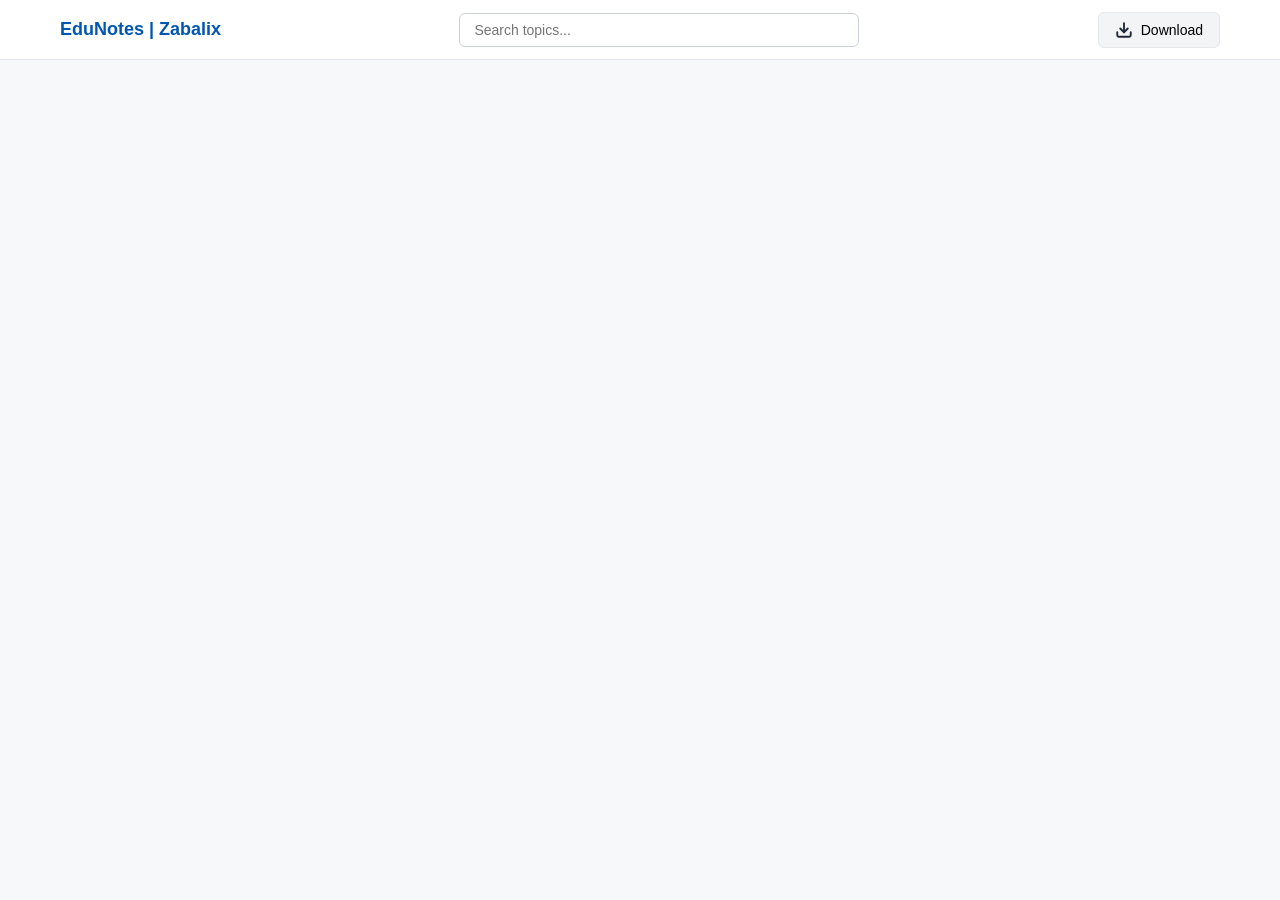
<file: reading.html>
<!DOCTYPE html>
<html lang="en">

<head>
    <meta charset="UTF-8">
    <meta name="viewport" content="width=device-width, initial-scale=1.0">
    <title> Political science</title>

    <link rel="stylesheet" href="style.css">
</head>

<body>

    <!-- ======== GLOBAL RESPONSIVE NAVIGATION BAR ======== -->
    <nav class="navbar">
        <div class="nav-containerr">
            <a href="index.html" class="nav-logo"> EduNotes | Zabalix</a>

            <!-- Real-time Interactive Search Component Box wrapper -->
            <div class="search-wrapperr">
                <input type="text" id="navbarSearchInput" placeholder="Search topics..." autocomplete="off">
                <ul id="suggestions_listbox" class="suggestions-dropdown" style="display: none;"></ul>
            </div>

            <button id="navbarDownloadDocBtn" class="nav-download-btn" title="Download Entire Topic">
                <svg width="18" height="18" viewBox="0 0 24 24" fill="none" stroke="currentColor" stroke-width="2.5"
                    stroke-linecap="round" stroke-linejoin="round">
                    <path d="M21 15v4a2 2 0 0 1-2 2H5a2 2 0 0 1-2-2v-4"></path>
                    <polyline points="7 10 12 15 17 10"></polyline>
                    <line x1="12" y1="15" x2="12" y2="3"></line>
                </svg>
                <span class="btn-text">Download</span>
            </button>

        </div>

    </nav>


    <!-- ======== MAIN VIEWPORT WRAPPER ======== -->
    <main class="reading-viewport-area">
        <!-- Target Document Header Title Block Meta Info Data -->
        <div class="document-header-meta">
            <h1 id="documentTitle">Loading Topic Contents...</h1>
        </div>

        <!-- Continuous Scrollable Page Container Target Wrapper Element -->
        <div id="documentContentBody">

        </div>
    </main>

    <!-- Core Database file dependency context followed by active engine routines -->
    <script src="data.js"></script>
    <script src="reading-engine.js"></script>
</body>

</html>
</file>
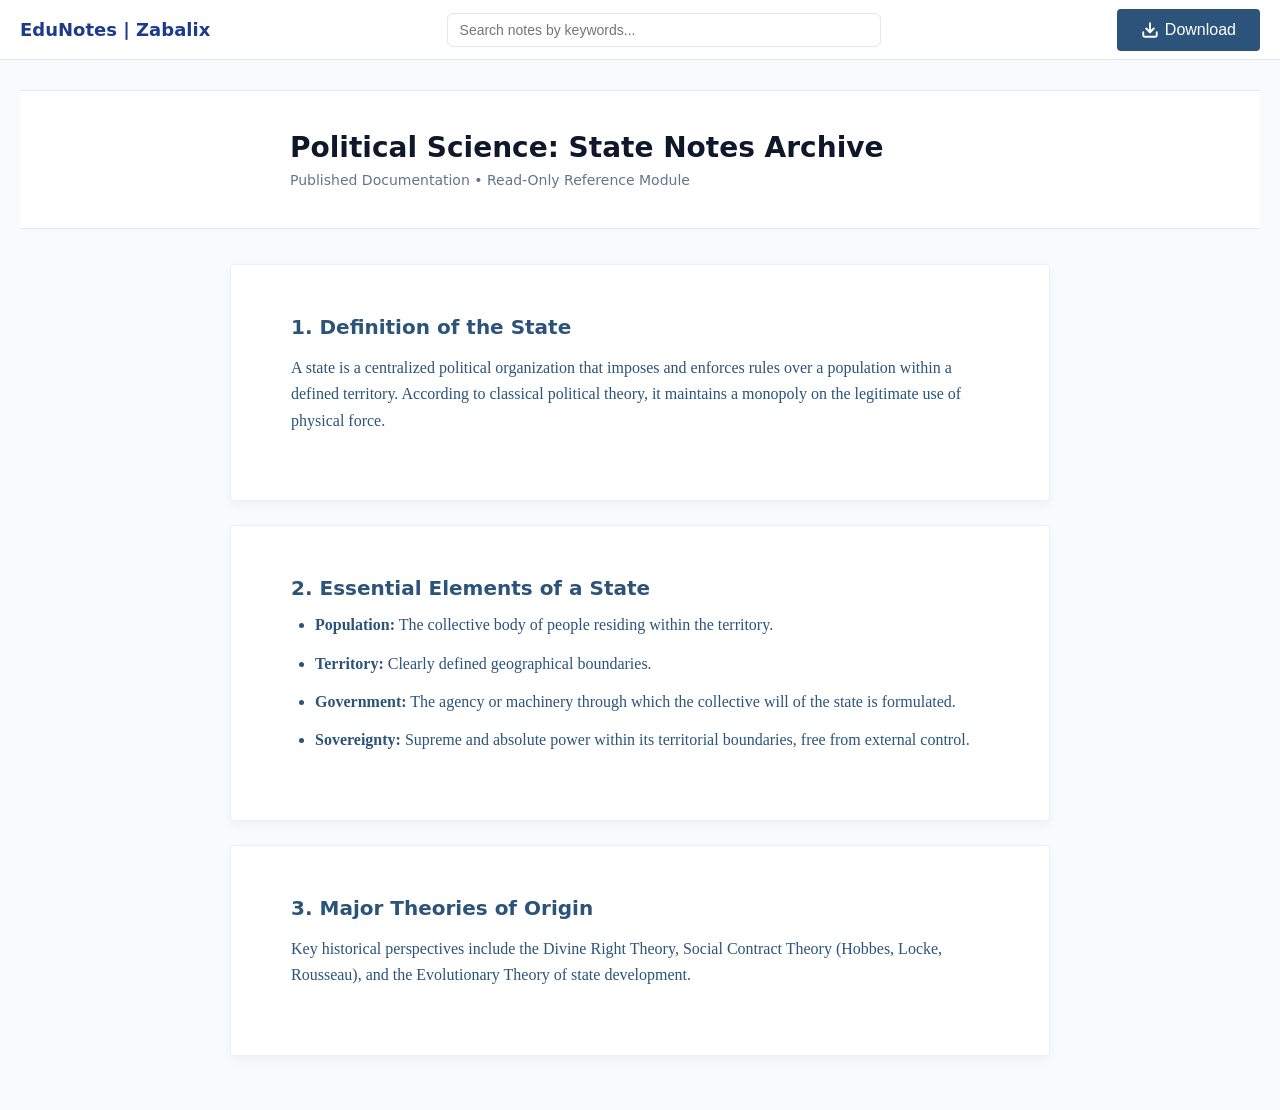
<file: state-notes.html>
<!DOCTYPE html>
<html lang="en">

<head>
    <meta charset="UTF-8">
    <meta name="viewport" content="width=device-width, initial-scale=1.0">
    <title>State</title>
    <!-- Linking Separate Stylesheet -->
    <link rel="stylesheet" href="state.css">
</head>

<body>

    <!-- Fixed Navigation Bar -->
    <div class="nav-container">
        <div class="nav-logo">
            <a href="index.html">EduNotes | Zabalix</a>
        </div>
        <div class="search-wrapper">
            <input type="text" id="navbarSearchInput" placeholder="Search notes by keywords...">
        </div>
        <div class="nav-actions">

            <button class="nav-download-btn" id="exportBtn">
                <svg width="18" height="18" viewBox="0 0 24 24" fill="none" stroke="currentColor" stroke-width="2.5"
                    stroke-linecap="round" stroke-linejoin="round">
                    <path d="M21 15v4a2 2 0 0 1-2 2H5a2 2 0 0 1-2-2v-4"></path>
                    <polyline points="7 10 12 15 17 10"></polyline>
                    <line x1="12" y1="15" x2="12" y2="3"></line>
                </svg>
                <span class="btn-text">Download</span>
            </button>
        </div>
    </div>

    <!-- Read-Only Viewport Area -->
    <div class="reading-viewport-area">

        <!-- Master Title Header Block -->
        <div class="sam-rm-master-wrapper">
            <div class="sam-rm-content">
                <h1 class="sam-rm-title" id="mainNotebookTitle">Political Science: State Notes Archive</h1>
                <div class="sam-rm-meta">Published Documentation • Read-Only Reference Module</div>
            </div>
        </div>

        <!-- Hidden layout helper block per layout spec -->
        <div class="document-header-meta">Hidden Structural Frame Payload</div>

        <!-- Sheets Container Element Area -->
        <div id="sheetsContainer"></div>

    </div>

    <!-- Linking JavaScript Modules Separately -->
    <!-- Place this right before the closing </body> tag -->
    <script src="state.js" defer></script>
    <script src="app.js" defer></script>

</body>

</html>
</file>
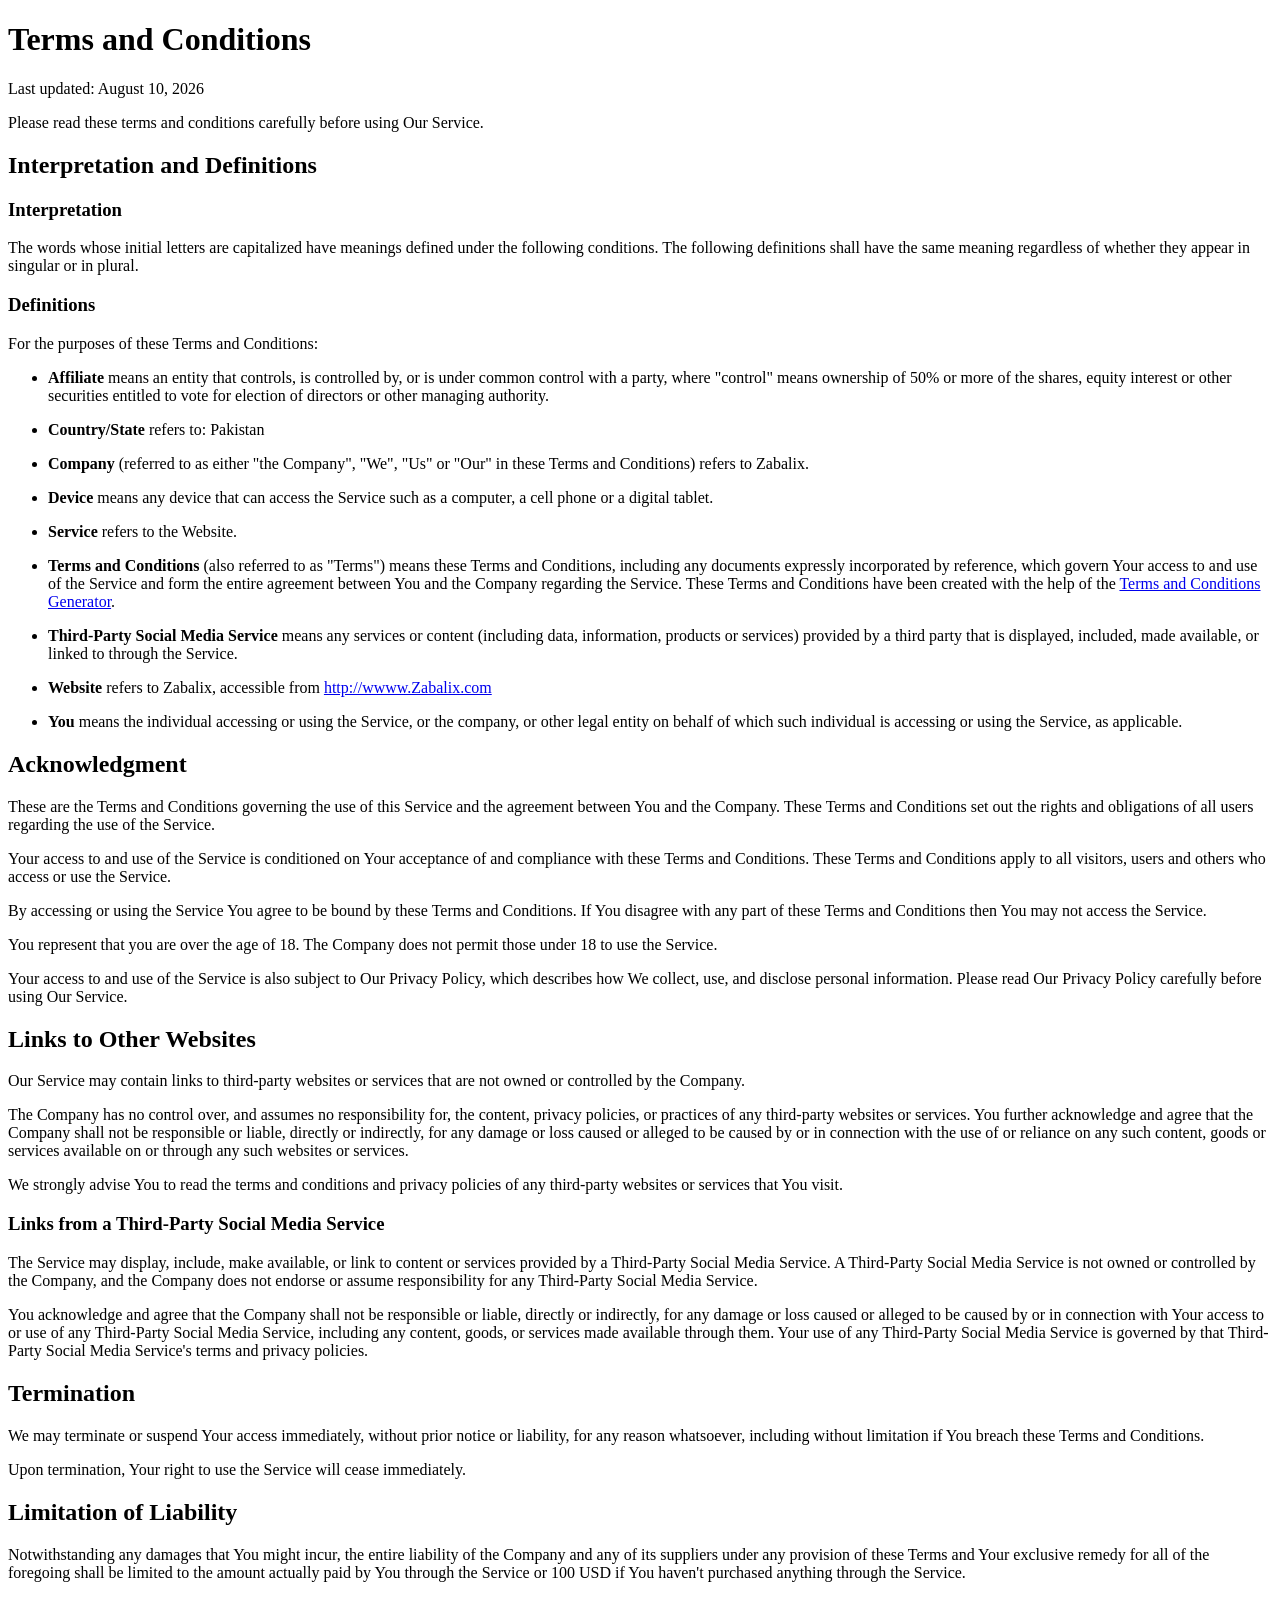
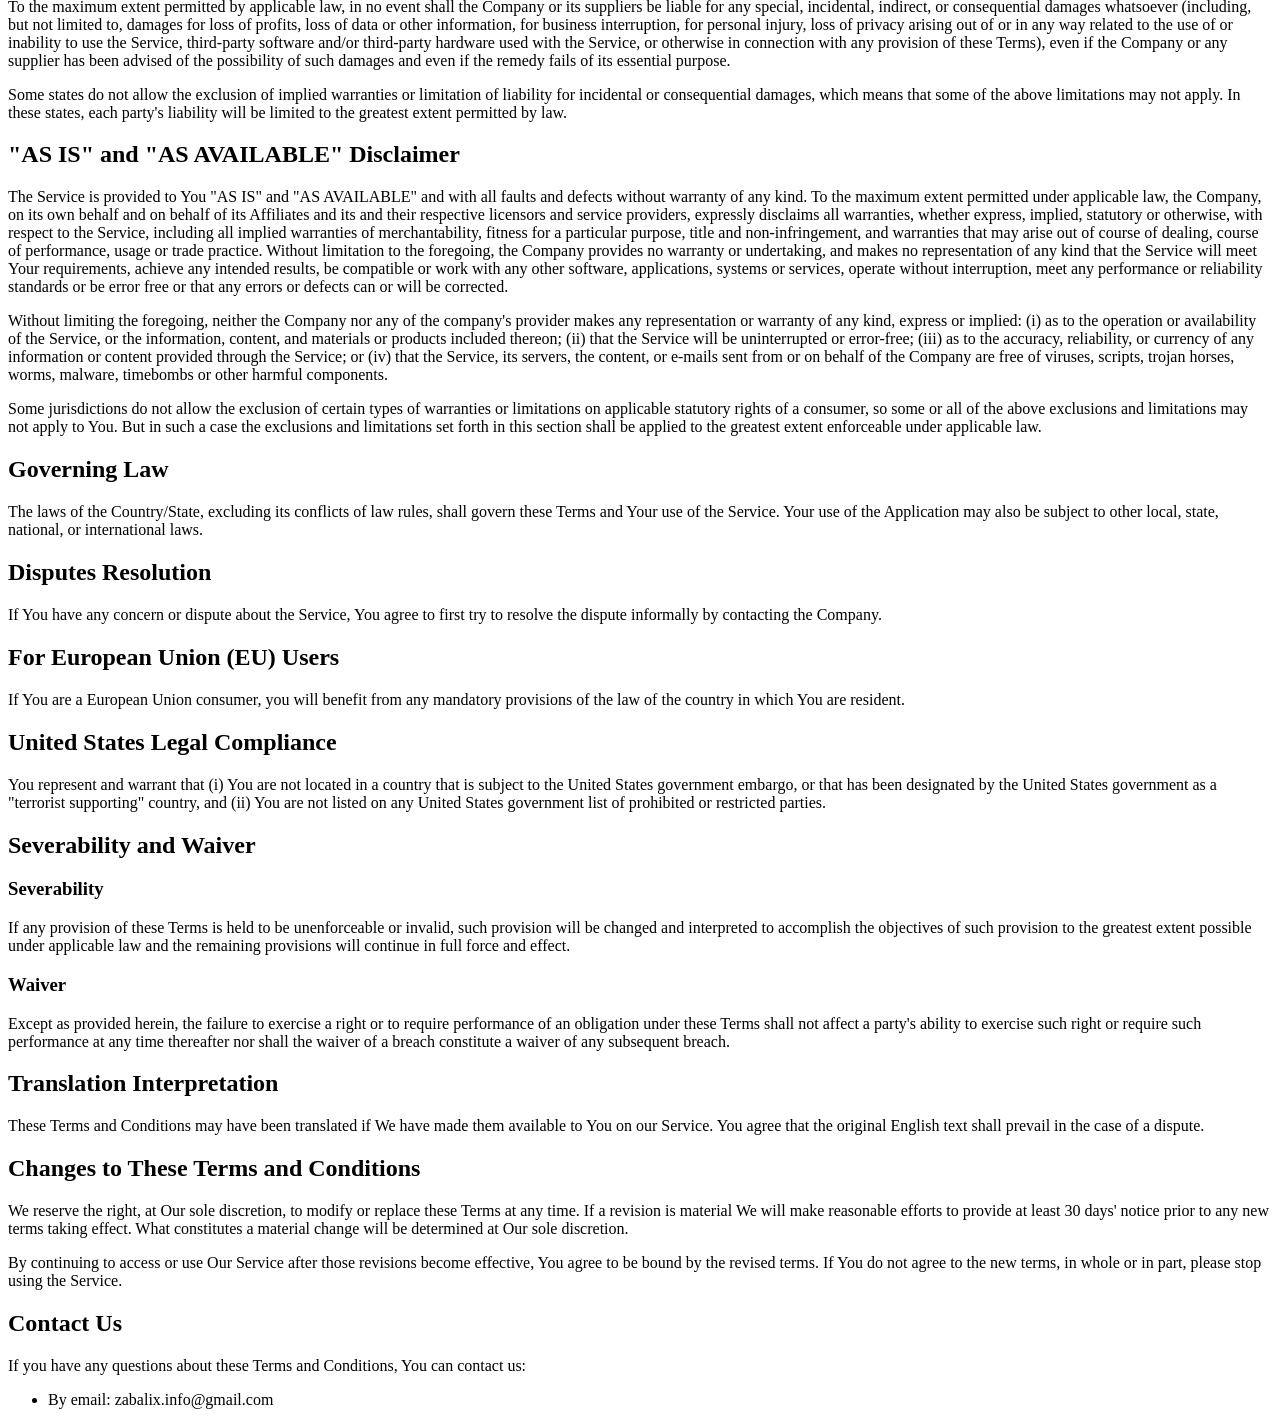
<file: terms.html>
<!DOCTYPE html>
<html lang="en">
<head>
    <meta charset="UTF-8">
    <meta name="viewport" content="width=device-width, initial-scale=1.0">
    <title>terms and conditions </title>
</head>
<body>
    <h1>Terms and Conditions</h1>
<p>Last updated: August 10, 2026</p>
<p>Please read these terms and conditions carefully before using Our Service.</p>
<h2>Interpretation and Definitions</h2>
<h3>Interpretation</h3>
<p>The words whose initial letters are capitalized have meanings defined under the following conditions. The following definitions shall have the same meaning regardless of whether they appear in singular or in plural.</p>
<h3>Definitions</h3>
<p>For the purposes of these Terms and Conditions:</p>
<ul>
<li>
<p><strong>Affiliate</strong> means an entity that controls, is controlled by, or is under common control with a party, where &quot;control&quot; means ownership of 50% or more of the shares, equity interest or other securities entitled to vote for election of directors or other managing authority.</p>
</li>
<li>
<p><strong>Country/State</strong> refers to:  Pakistan</p>
</li>
<li>
<p><strong>Company</strong> (referred to as either &quot;the Company&quot;, &quot;We&quot;, &quot;Us&quot; or &quot;Our&quot; in these Terms and Conditions) refers to Zabalix.</p>
</li>
<li>
<p><strong>Device</strong> means any device that can access the Service such as a computer, a cell phone or a digital tablet.</p>
</li>
<li>
<p><strong>Service</strong> refers to the Website.</p>
</li>
<li>
<p><strong>Terms and Conditions</strong> (also referred to as &quot;Terms&quot;) means these Terms and Conditions, including any documents expressly incorporated by reference, which govern Your access to and use of the Service and form the entire agreement between You and the Company regarding the Service. These Terms and Conditions have been created with the help of the <a href="https://www.termsfeed.com/terms-conditions-generator/" target="_blank">Terms and Conditions Generator</a>.</p>
</li>
<li>
<p><strong>Third-Party Social Media Service</strong> means any services or content (including data, information, products or services) provided by a third party that is displayed, included, made available, or linked to through the Service.</p>
</li>
<li>
<p><strong>Website</strong> refers to Zabalix, accessible from <a href="http:Zabalex.com" rel="external nofollow noopener" target="_blank">http://wwww.Zabalix.com</a></p>
</li>
<li>
<p><strong>You</strong> means the individual accessing or using the Service, or the company, or other legal entity on behalf of which such individual is accessing or using the Service, as applicable.</p>
</li>
</ul>
<h2>Acknowledgment</h2>
<p>These are the Terms and Conditions governing the use of this Service and the agreement between You and the Company. These Terms and Conditions set out the rights and obligations of all users regarding the use of the Service.</p>
<p>Your access to and use of the Service is conditioned on Your acceptance of and compliance with these Terms and Conditions. These Terms and Conditions apply to all visitors, users and others who access or use the Service.</p>
<p>By accessing or using the Service You agree to be bound by these Terms and Conditions. If You disagree with any part of these Terms and Conditions then You may not access the Service.</p>
<p>You represent that you are over the age of 18. The Company does not permit those under 18 to use the Service.</p>
<p>Your access to and use of the Service is also subject to Our Privacy Policy, which describes how We collect, use, and disclose personal information. Please read Our Privacy Policy carefully before using Our Service.</p>
<h2>Links to Other Websites</h2>
<p>Our Service may contain links to third-party websites or services that are not owned or controlled by the Company.</p>
<p>The Company has no control over, and assumes no responsibility for, the content, privacy policies, or practices of any third-party websites or services. You further acknowledge and agree that the Company shall not be responsible or liable, directly or indirectly, for any damage or loss caused or alleged to be caused by or in connection with the use of or reliance on any such content, goods or services available on or through any such websites or services.</p>
<p>We strongly advise You to read the terms and conditions and privacy policies of any third-party websites or services that You visit.</p>
<h3>Links from a Third-Party Social Media Service</h3>
<p>The Service may display, include, make available, or link to content or services provided by a Third-Party Social Media Service. A Third-Party Social Media Service is not owned or controlled by the Company, and the Company does not endorse or assume responsibility for any Third-Party Social Media Service.</p>
<p>You acknowledge and agree that the Company shall not be responsible or liable, directly or indirectly, for any damage or loss caused or alleged to be caused by or in connection with Your access to or use of any Third-Party Social Media Service, including any content, goods, or services made available through them. Your use of any Third-Party Social Media Service is governed by that Third-Party Social Media Service's terms and privacy policies.</p>
<h2>Termination</h2>
<p>We may terminate or suspend Your access immediately, without prior notice or liability, for any reason whatsoever, including without limitation if You breach these Terms and Conditions.</p>
<p>Upon termination, Your right to use the Service will cease immediately.</p>
<h2>Limitation of Liability</h2>
<p>Notwithstanding any damages that You might incur, the entire liability of the Company and any of its suppliers under any provision of these Terms and Your exclusive remedy for all of the foregoing shall be limited to the amount actually paid by You through the Service or 100 USD if You haven't purchased anything through the Service.</p>
<p>To the maximum extent permitted by applicable law, in no event shall the Company or its suppliers be liable for any special, incidental, indirect, or consequential damages whatsoever (including, but not limited to, damages for loss of profits, loss of data or other information, for business interruption, for personal injury, loss of privacy arising out of or in any way related to the use of or inability to use the Service, third-party software and/or third-party hardware used with the Service, or otherwise in connection with any provision of these Terms), even if the Company or any supplier has been advised of the possibility of such damages and even if the remedy fails of its essential purpose.</p>
<p>Some states do not allow the exclusion of implied warranties or limitation of liability for incidental or consequential damages, which means that some of the above limitations may not apply. In these states, each party's liability will be limited to the greatest extent permitted by law.</p>
<h2>&quot;AS IS&quot; and &quot;AS AVAILABLE&quot; Disclaimer</h2>
<p>The Service is provided to You &quot;AS IS&quot; and &quot;AS AVAILABLE&quot; and with all faults and defects without warranty of any kind. To the maximum extent permitted under applicable law, the Company, on its own behalf and on behalf of its Affiliates and its and their respective licensors and service providers, expressly disclaims all warranties, whether express, implied, statutory or otherwise, with respect to the Service, including all implied warranties of merchantability, fitness for a particular purpose, title and non-infringement, and warranties that may arise out of course of dealing, course of performance, usage or trade practice. Without limitation to the foregoing, the Company provides no warranty or undertaking, and makes no representation of any kind that the Service will meet Your requirements, achieve any intended results, be compatible or work with any other software, applications, systems or services, operate without interruption, meet any performance or reliability standards or be error free or that any errors or defects can or will be corrected.</p>
<p>Without limiting the foregoing, neither the Company nor any of the company's provider makes any representation or warranty of any kind, express or implied: (i) as to the operation or availability of the Service, or the information, content, and materials or products included thereon; (ii) that the Service will be uninterrupted or error-free; (iii) as to the accuracy, reliability, or currency of any information or content provided through the Service; or (iv) that the Service, its servers, the content, or e-mails sent from or on behalf of the Company are free of viruses, scripts, trojan horses, worms, malware, timebombs or other harmful components.</p>
<p>Some jurisdictions do not allow the exclusion of certain types of warranties or limitations on applicable statutory rights of a consumer, so some or all of the above exclusions and limitations may not apply to You. But in such a case the exclusions and limitations set forth in this section shall be applied to the greatest extent enforceable under applicable law.</p>
<h2>Governing Law</h2>
<p>The laws of the Country/State, excluding its conflicts of law rules, shall govern these Terms and Your use of the Service. Your use of the Application may also be subject to other local, state, national, or international laws.</p>
<h2>Disputes Resolution</h2>
<p>If You have any concern or dispute about the Service, You agree to first try to resolve the dispute informally by contacting the Company.</p>
<h2>For European Union (EU) Users</h2>
<p>If You are a European Union consumer, you will benefit from any mandatory provisions of the law of the country in which You are resident.</p>
<h2>United States Legal Compliance</h2>
<p>You represent and warrant that (i) You are not located in a country that is subject to the United States government embargo, or that has been designated by the United States government as a &quot;terrorist supporting&quot; country, and (ii) You are not listed on any United States government list of prohibited or restricted parties.</p>
<h2>Severability and Waiver</h2>
<h3>Severability</h3>
<p>If any provision of these Terms is held to be unenforceable or invalid, such provision will be changed and interpreted to accomplish the objectives of such provision to the greatest extent possible under applicable law and the remaining provisions will continue in full force and effect.</p>
<h3>Waiver</h3>
<p>Except as provided herein, the failure to exercise a right or to require performance of an obligation under these Terms shall not affect a party's ability to exercise such right or require such performance at any time thereafter nor shall the waiver of a breach constitute a waiver of any subsequent breach.</p>
<h2>Translation Interpretation</h2>
<p>These Terms and Conditions may have been translated if We have made them available to You on our Service.
You agree that the original English text shall prevail in the case of a dispute.</p>
<h2>Changes to These Terms and Conditions</h2>
<p>We reserve the right, at Our sole discretion, to modify or replace these Terms at any time. If a revision is material We will make reasonable efforts to provide at least 30 days' notice prior to any new terms taking effect. What constitutes a material change will be determined at Our sole discretion.</p>
<p>By continuing to access or use Our Service after those revisions become effective, You agree to be bound by the revised terms. If You do not agree to the new terms, in whole or in part, please stop using the Service.</p>
<h2>Contact Us</h2>
<p>If you have any questions about these Terms and Conditions, You can contact us:</p>
<ul>
<li>By email: zabalix.info@gmail.com</li>
</ul>
</body>
</html>
</file>
<file: style.css>
/* Design System Variables */
:root {
    --brand-dark: #2c537a;
    --brand-primary: #2c537a;
    --brand-primary-hover: #2c537a;
    --text-main: #2c537a;
    --text-muted: #4b5563;
    --bg-light: #ffffff;
    --border-color: #e5e7eb;
    --shadow-sm: 0 1px 3px rgba(0, 0, 0, 0.1);
    --shadow-md: 0 4px 6px -1px rgba(0, 0, 0, 0.1);
    --transition-smooth: all 0.2s ease-in-out;
}

* {
    box-sizing: border-box;
    margin: 0;
    padding: 0;
}

body {
    font-family: -apple-system, BlinkMacSystemFont, "Segoe UI", Roboto, Helvetica, Arial, sans-serif;
    color: var(--text-main);
    background-color: #f9fafb;
    line-height: 1.5;
    display: flex;
    flex-direction: column;
    min-height: 100vh;
    margin: 0;
    /* Ensures no default browser gaps */
}


/* Header & Navigation Bar Styling */
.site-header {
    background-color: var(--bg-light);
    border-bottom: 1px solid var(--border-color);
    position: fixed;
    top: 0;
    width: 100%;
    z-index: 1000;
    box-shadow: var(--shadow-sm);
}

.nav-container {
    max-width: 1400px;
    margin: 0 auto;
    padding: 0 24px;
    height: 72px;
    display: flex;
    align-items: center;
    gap: 32px;
}

/* Branding Logo Vector Styles */
.brand-logo {
    display: flex;
    align-items: center;
    gap: 8px;
    text-decoration: none;
}

.logo-icon {
    width: 32px;
    height: 32px;
    fill: var(--brand-primary);
}

.logo-text {
    font-size: 22px;
    font-weight: 800;
    color: var(--brand-dark);
    letter-spacing: -0.5px;
}

.logo-text span {
    color: var(--brand-primary);
}

/* Nav Links & Dropdowns */
.main-navigation {
    display: flex;
    align-items: center;
    gap: 20px;
}

.nav-link {
    text-decoration: none;
    color: var(--text-muted);
    font-weight: 500;
    font-size: 15px;
    transition: var(--transition-smooth);
}

.nav-link:hover {
    color: var(--brand-primary);
}


.dropdown-trigger:hover {
    background-color: #f3f4f6;
}

.chevron-icon {
    font-size: 10px;
    color: var(--text-muted);
}

.dropdown-menu {
    position: absolute;
    top: 100%;
    left: 0;
}

/* Dropdown Context Container */
.dropdown-wrapper {
    position: relative;
    display: inline-block;
}

.dropdown-trigger {
    background: #f3f4f6;
    border: 1px solid var(--border-color);
    font-size: 15px;
    font-weight: 600;
    color: var(--text-main);
    cursor: pointer;
    display: flex;
    align-items: center;
    gap: 8px;
    padding: 10px 16px;
    border-radius: 20px;
    transition: all 0.2s ease;
}

.dropdown-trigger:hover {
    background-color: #e5e7eb;
}

.chevron-icon {
    font-size: 10px;
    color: var(--text-muted);
}

/* Hidden Dropdown Configuration Menu */
.dropdown-menu {
    position: absolute;
    top: 100%;
    left: 0;
    margin-top: 8px;
    background-color: var(--bg-light);
    border: 1px solid var(--border-color);
    border-radius: 8px;
    box-shadow: 0 4px 12px rgba(0, 0, 0, 0.1);
    width: 260px;
    list-style: none;
    padding: 8px 0;
    display: none;
    /* Crucial: Kept hidden by default */
}

/* Target State Class - Activated via JavaScript Click Event */
.dropdown-menu.show {
    display: block;
    /* Changes to visible element */
}

.dropdown-header {
    padding: 8px 16px;
    font-size: 11px;
    font-weight: 700;
    text-transform: uppercase;
    color: var(--text-muted);
    letter-spacing: 0.5px;
}

.dropdown-menu li a {
    display: block;
    padding: 10px 16px;
    text-decoration: none;
    color: var(--text-main);
    font-size: 14px;
    font-weight: 500;
    transition: all 0.2s ease;
}

.dropdown-menu li a:hover {
    background-color: #eff6ff;
    color: var(--brand-primary);
}

/* Functional Search Container */
.search-container {
    flex-grow: 1;
    max-width: 480px;
}

.search-form {
    position: relative;
    display: flex;
    align-items: center;
}

.search-input {
    width: 100%;
    padding: 10px 44px 10px 16px;
    border: 1px solid var(--border-color);
    border-radius: 24px;
    font-size: 14px;
    outline: none;
    transition: var(--transition-smooth);
    background-color: #f3f4f6;
}

.search-input:focus {
    background-color: var(--bg-light);
    border-color: var(--brand-primary);
    box-shadow: 0 0 0 3px rgba(26, 86, 219, 0.15);
}

.search-submit {
    position: absolute;
    right: 4px;
    background: none;
    border: none;
    width: 36px;
    height: 36px;
    display: flex;
    align-items: center;
    justify-content: center;
    cursor: pointer;
    border-radius: 50%;
}

.search-icon {
    width: 18px;
    height: 18px;
    stroke: var(--text-muted);
    stroke-width: 2.5;
    fill: none;
    stroke-linecap: round;
    stroke-linejoin: round;
}

/* Standard Buttons & Hero Utilities */
.auth-actions {
    display: flex;
    align-items: center;
    gap: 12px;
}

.btn {
    padding: 8px 16px;
    font-size: 14px;
    font-weight: 600;
    border-radius: 20px;
    text-decoration: none;
    transition: var(--transition-smooth);
    cursor: pointer;
    border: none;
}

.btn-text {
    color: var(--text-muted);
}

.btn-text:hover {
    color: var(--brand-dark);
    background-color: #f3f4f6;
}

.btn-primary {
    background-color: var(--brand-primary);
    color: white;
}

.btn-primary:hover {
    background-color: var(--brand-primary-hover);
}




.hero-section {
    margin-top: 72px;
    padding: 77px 15px;
    display: flex;
    justify-content: center;
    align-items: center;
    text-align: center;

}

.hero-content h1 {
    font-size: 48px;
    font-weight: 800;
    color: var(--brand-dark);
    margin-bottom: 16px;
    letter-spacing: -1px;
}

.hero-content p {
    font-size: 18px;
    color: var(--text-muted);
    max-width: 600px;
    margin: 0 auto 32px auto;
}

.btn-large {
    padding: 14px 32px;
    font-size: 16px;
    border-radius: 30px;
}

.hero-bg-overlay-view {
    position: absolute;
    top: 0;
    left: 0;
    width: 100%;
    height: 100%;

    /* Direct asset reference pointer matching your local file name */
    background-image: url('book.jpg');
    background-size: cover;
    background-position: center;
    background-repeat: no-repeat;

    /* Low opacity setting to maintain strong contrast and readability for text on top */
    opacity: 0.15;

    /* Forces the background layer to stay behind all layout items */
    z-index: 1;
}

/* Core Hero Layout & Gradient Background */
.hero-section {
    position: relative;
    width: 100%;
    min-height: 80vh;
    /* Ensures a spacious, premium look */
    display: flex;
    align-items: center;
    justify-content: center;
    text-align: center;
    padding: 60px 20px;
    box-sizing: border-box;

    /* The Gradient: Starts with #3368A0 at the top, blends to pure white at the bottom */
    background: linear-gradient(to bottom, #3368A0 0%, #3368A0 50%, #ffffff 100%);
}

/* Ensure backdrop image doesn't block the color */
.hero-backdrop-image-view {
    position: absolute;
    top: 0;
    left: 0;
    width: 100%;
    height: 100%;
    opacity: 0.15;
    /* Keeps image subtle so the blue gradient shines through */
    mix-blend-mode: overlay;
    pointer-events: none;
}

/* Text Container Styling */
.hero-content {
    position: relative;
    z-index: 2;
    max-width: 800px;
}

/* Main Heading (Stays at the very top dark blue area) */
.hero-content h1 {
    font-family: -apple-system, BlinkMacSystemFont, "Segoe UI", Roboto, sans-serif;
    font-size: 48px;
    font-weight: 700;
    line-height: 1.1;
    letter-spacing: -0.015em;
    color: #ffffff;
    /* Crisp white for maximum contrast against the blue */
    margin-bottom: 16px;
}

/* Paragraph Text (Sits slightly lower where the blue starts softening) */
.hero-content p {
    font-family: -apple-system, BlinkMacSystemFont, "Segoe UI", Roboto, sans-serif;
    font-size: 21px;
    font-weight: 400;
    line-height: 1.4;
    letter-spacing: -0.01em;
    color: #e8f0fe;
    /* Soft off-white so it doesn't fight the header for attention */
    margin-bottom: 32px;
}

/* Call To Action Button */
.btn-primary {
    background-color: #0071e3;
    /* Apple-style striking action blue */
    color: #ffffff;
    padding: 12px 24px;
    font-size: 17px;
    font-weight: 500;
    border: none;
    border-radius: 980px;
    /* Fully rounded premium pill capsule */
    cursor: pointer;
    transition: all 0.2s ease;
}

.btn-primary:hover {
    background-color: #0077ed;
    transform: scale(1.02);
    /* Subtle scale effect when hovered */
}


/* 📱 Perfect Middle-Ground Mobile View (Devices under 768px wide) */
@media (max-width: 767px) {

    .hero-section {
        /* Fixed minimum height gives it structure without being oversized */
        min-height: 340px;

        /* Slightly increased padding to give the text room to breathe */
        padding: 65px 20px 55px 20px;

        display: flex;
        align-items: center;
        justify-content: center;

        /* Smooth gradient adjustment scaled perfectly to this height */
        background: linear-gradient(to bottom, #3368A0 0%, #3368A0 55%, #ffffff 100%);
    }

    .hero-content h1 {
        font-size: 34px;
        /* Slightly bolder presence for the mobile title */
        line-height: 1.15;
        margin-bottom: 12px;
    }

    .hero-content p {
        font-size: 16.5px;
        /* Clean, clear text size for mobile reading */
        line-height: 1.45;
        margin-bottom: 26px;
        padding: 0 10px;
    }

    .btn-large {
        padding: 12px 24px;
        /* Returns to a comfortable button tap-target size */
        font-size: 16px;
    }
}


/* 1. Remove any bottom margin or padding gaps from the navbar container */
.nav-container {
    margin-bottom: 0 !important;
}

/* 2. Zero out top margins on the hero section to push it up flush */
.hero-section {
    margin-top: 0 !important;
    padding-top: 60px !important;
    /* Keeps space inside the blue area, not above it */
}

/* 3. Prevent inner text margins from accidentally pushing the container down */
.hero-content h1,
.hero-content {
    margin-top: 0 !important;
}


/* ========================================== */
/* zabalix FOOTER & LEGAL SYSTEM STYLING    */
/* ========================================== */

.site-footer {
    background-color: #0a192f;
    border-top: 1px solid #0a192f;
    padding: 24px 0;
    width: 100%;
    margin-top: 40px;
    margin-top: auto;
}

.footer-container {
    max-width: 1400px;
    margin: 0 auto;
    padding: 0 24px;
    display: flex;
    justify-content: space-between;
    align-items: center;
    flex-wrap: wrap;
    gap: 16px;
}

.footer-copyright p {
    font-size: 14px;
    color: #6b7280;
}

.footer-nav {
    display: flex;
    align-items: center;
    gap: 12px;
}

.footer-btn {
    background: none;
    border: none;
    font-size: 14px;
    color: white;
    cursor: pointer;
    font-weight: 500;
    padding: 4px 8px;
    transition: color 0.2s ease;
}

.footer-btn:hover {
    color: #94abcc;
    text-decoration: underline;
}

.footer-divider {
    color: #d1d5db;
    font-size: 12px;
}

/* CLEAN STANDALONE LEGAL BOX WINDOW OVERLAY */
.legal-overlay {
    position: fixed;
    top: 0;
    left: 0;
    width: 100%;
    height: 100%;
    background-color: rgba(15, 23, 42, 0.4);
    /* Smooth shaded gray sheet backdrop */
    z-index: 3000;
    display: flex;
    justify-content: center;
    align-items: center;
    opacity: 0;
    pointer-events: none;
    transition: opacity 0.2s ease;
}

.legal-overlay.active {
    opacity: 1;
    pointer-events: auto;
}

.legal-card {
    background: #ffffff;
    width: 100%;
    max-width: 650px;
    padding: 40px;
    border-radius: 12px;
    box-shadow: 0 20px 25px -5px rgba(0, 0, 0, 0.1);
    position: relative;
    max-height: 80vh;
    display: flex;
    flex-direction: column;
}

.legal-close {
    position: absolute;
    top: 20px;
    right: 24px;
    background: none;
    border: none;
    font-size: 28px;
    color: #9ca3af;
    cursor: pointer;
}

.legal-card h2 {
    font-size: 24px;
    color: #0a192f;
    margin-bottom: 20px;
    font-weight: 800;
}

/* Inner scroll box to contain dense text neatly */
.legal-scroll-box {
    overflow-y: auto;
    padding-right: 12px;
    font-size: 14px;
    color: #374151;
    line-height: 1.6;
    text-align: left;
}

.legal-scroll-box h3 {
    font-size: 16px;
    color: #0a192f;
    margin: 20px 0 8px 0;
    font-weight: 700;
}

.legal-scroll-box p {
    margin-bottom: 12px;
}

.legal-scroll-box ul {
    margin-left: 20px;
    margin-bottom: 12px;
}

.legal-scroll-box li {
    margin-bottom: 6px;
}

/* ========================================== */
/* SLIDESHARE DISPLAY PRESENTATION SYSTEM     */
/* ========================================== */
.slideshare-container {
    max-width: 900px;
    margin: 110px auto 40px auto;
    padding: 0 20px;
    text-align: center;
}

.deck-header {
    margin-bottom: 24px;
    text-align: left;
}

.deck-header h1 {
    font-size: 28px;
    color: #0a192f;
    margin-bottom: 4px;
}

.deck-header p {
    font-size: 15px;
    color: #6b7280;
}

/* Slide Screen Wrapper Framework */
.slide-canvas {
    position: relative;
    background-color: #0a192f;
    /* Premium dark background for deep reading contrast */
    border-radius: 12px;
    padding: 40px;
    min-height: 400px;
    display: flex;
    justify-content: center;
    align-items: center;
    box-shadow: 0 10px 25px -5px rgba(0, 0, 0, 0.15);
}

/* The Crisp White Slide Board Box Layer */
.slide-card {
    background-color: #ffffff;
    width: 100%;
    min-height: 320px;
    border-radius: 8px;
    padding: 48px;
    display: flex;
    flex-direction: column;
    justify-content: flex-start;
    text-align: left;
    box-shadow: inset 0 0 0 1px rgba(255, 255, 255, 0.1);
}

.slide-badge {
    background-color: #eff6ff;
    color: #1a56db;
    padding: 4px 12px;
    border-radius: 20px;
    font-size: 12px;
    font-weight: 700;
    width: fit-content;
    margin-bottom: 24px;
}

.slide-card h2 {
    font-size: 26px;
    color: #0a192f;
    margin-bottom: 16px;
    border-bottom: 2px solid #f3f4f6;
    padding-bottom: 12px;
}

.slide-card p {
    font-size: 16px;
    color: #374151;
    line-height: 1.75;
    flex-grow: 1;
}

.slide-footer-keyword {
    margin-top: 24px;
    font-size: 13px;
    color: #6b7280;
    background: #f9fafb;
    padding: 8px 16px;
    border-radius: 4px;
    width: fit-content;
}

/* Navigation Arrow Overlays Button Mechanics */
.nav-arrow {
    position: absolute;
    top: 50%;
    transform: translateY(-50%);
    background-color: rgba(255, 255, 255, 0.9);
    border: none;
    width: 48px;
    height: 48px;
    border-radius: 50%;
    font-size: 18px;
    cursor: pointer;
    display: flex;
    align-items: center;
    justify-content: center;
    box-shadow: 0 4px 6px rgba(0, 0, 0, 0.1);
    transition: all 0.2s ease;
    z-index: 10;
}

.nav-arrow:hover {
    background-color: #ffffff;
    transform: translateY(-50%) scale(1.1);
}

.prev-arrow {
    left: -24px;
}

.next-arrow {
    right: -24px;
}

/* Slide Navigation Tracking Indicators Dots row layout */
.progress-indicator-bar {
    display: flex;
    justify-content: center;
    gap: 8px;
    margin-top: 24px;
}

.dot {
    width: 10px;
    height: 10px;
    background-color: #d1d5db;
    border-radius: 50%;
    cursor: pointer;
    transition: background-color 0.2s ease;
}

.dot.active {
    background-color: #2c537a;
    width: 24px;
    /* Professional stretched pill indicator styling */
    border-radius: 5px;
}

/* ========================================== */
/* MAGNIFYING GLASS LIVE SEARCH ENGINE BOX    */
/* ========================================== */
.search-container {
    position: relative;
    /* Keeps suggestions relative to the form field container boundaries */
}

.search-suggestions-box {
    position: absolute;
    top: 100%;
    left: 0;
    width: 100%;
    background-color: #ffffff;
    border: 1px solid #e2e8f0;
    border-radius: 8px;
    margin-top: 8px;
    box-shadow: 0 10px 15px -3px rgba(0, 0, 0, 0.1);
    max-height: 250px;
    overflow-y: auto;
    display: none;
    /* Controlled dynamically via JavaScript array mapping states */
    z-index: 2500;
}

/* Showing drop results state modifier rule */
.search-suggestions-box.active {
    display: block;
}

.suggestion-item {
    padding: 12px 16px;
    cursor: pointer;
    font-size: 14px;
    color: #1e293b;
    border-bottom: 1px solid #f1f5f9;
    display: flex;
    flex-direction: column;
    text-align: left;
    transition: background-color 0.15s ease;
}

.suggestion-item:last-child {
    border-bottom: none;
}

.suggestion-item:hover {
    background-color: #eff6ff;
    /* Matches the institutional light blue accent background */
}

.suggestion-title {
    font-weight: 600;
    color: #0f172a;
}

.suggestion-type {
    font-size: 11px;
    color: #64748b;
    text-transform: uppercase;
    margin-top: 2px;
}

/* Target the buttons explicitly by their exact IDs */
#prevPageBtn,
#nextPageBtn {
    padding: 10px 20px;
    font-size: 16px;
    cursor: pointer;
    background-color: #2c3e50;
    color: white;
    border: none;
    border-radius: 5px;
}

#prevPageBtn:hover,
#nextPageBtn:hover {
    background-color: #34495e;
}

/* Sticky Top Header Container Alignment */
.top-navbar {
    position: fixed;
    top: 0;
    left: 0;
    width: 100%;
    background-color: #ffffff;
    border-bottom: 1px solid #e2e8f0;
    box-shadow: 0 2px 10px rgba(0, 0, 0, 0.05);
    z-index: 2000;
    /* Layers safely over the thumbnail sidebar */
    padding: 12px 0;
    display: flex;
    justify-content: center;
}

/* Width Boundaries & Dropdown Position Anchoring */
.search-wrapper {
    position: relative;
    width: 90%;
    max-width: 600px;
}

/* Combined Search Icon & Input Input Field Wrapper */
.search-field-container {
    position: relative;
    display: flex;
    align-items: center;
}

.search-icon {
    position: absolute;
    left: 16px;
    color: #94a3b8;
    font-size: 16px;
    pointer-events: none;
}

/* Scribd-Styled Search Input Styling */
.search-input {
    width: 100%;
    padding: 12px 16px 12px 44px;
    /* Generous left padding gives space for search glass */
    font-size: 15px;
    color: #1e293b;
    background-color: #f8fafc;
    border: 1px solid #cbd5e1;
    border-radius: 24px;
    outline: none;
    transition: all 0.2s ease;
}

.search-input:focus {
    background-color: #ffffff;
    border-color: #39548f;
    box-shadow: 0 0 0 3px rgba(37, 99, 235, 0.15);
}

/* Floating Results Dropdown Popup Menu */
.suggestions-dropdown {
    position: absolute;
    top: calc(100% + 8px);
    left: 0;
    width: 100%;
    background-color: #ffffff;
    border: 1px solid #e2e8f0;
    border-radius: 12px;
    box-shadow: 0 10px 25px -5px rgba(0, 0, 0, 0.1), 0 8px 10px -6px rgba(0, 0, 0, 0.1);
    list-style: none;
    margin: 0;
    padding: 8px 0;
    max-height: 250px;
    overflow-y: auto;
}

/* Individual Interactive Dropdown Suggestion Rows */
.suggestion-item {
    padding: 10px 20px;
    font-size: 14px;
    color: #334155;
    cursor: pointer;
    display: flex;
    align-items: center;
    gap: 10px;
}

.suggestion-item:hover {
    background-color: #f1f5f9;
    color: #2c416d;
}

/* Global Body Top Clearance Margin Adjustment */
body {
    padding-top: 85px;
    /* Safely pushes document title down below the navbar header overlay */
}

/* Update the search wrapper layout to display elements inline */
.search-wrapper {
    position: relative;
    width: 95%;
    max-width: 800px;
    display: flex;
    align-items: center;
    gap: 15px;
    /* Creates spacing between the search bar and button */
}

.search-field-container {
    flex-grow: 1;
    /* Allows search box to fill maximum available workspace safely */
}

/* Beautiful Download Button Styling */
.download-nav-btn {
    display: flex;
    align-items: center;
    gap: 8px;
    padding: 10px 18px;
    background-color: #2c537a;
    /* Premium Scribd Green thematic asset */
    color: #ffffff;
    font-size: 14px;
    font-weight: bold;
    border: none;
    border-radius: 20px;
    cursor: pointer;
    white-space: nowrap;
    transition: all 0.2s ease;
    box-shadow: 0 2px 5px rgba(0, 0, 0, 0.1);
}

.download-nav-btn:hover {
    background-color: #2c537a;
    transform: translateY(-1px);
}

.download-nav-btn:active {
    transform: translateY(0);
}

/* ==========================================
   CRITICAL PRINT FIXES (Hides interfaces on PDF export)
   ========================================== */
@media print {
    body {
        padding-top: 0 !important;
        background-color: #ffffff !important;
    }

    .top-navbar,
    #thumbnails,
    #navigationControls,
    .download-nav-btn {
        display: none !important;
        /* Hide interface features in export document sheets */
    }

    .content-wrapper {
        margin-left: 0 !important;
        /* Forces document container to occupy full page space width */
        padding: 0 !important;
    }
}

/* Course Cards Section */
.courses {
    padding: 60px 10%;
    text-align: center;
}

.courses h2 {
    margin-bottom: 40px;
    font-size: 30px;
}

.card-container {
    display: flex;
    justify-content: space-between;
    gap: 20px;
    flex-wrap: wrap;
}

.card {
    background-color: #fff;
    padding: 30px;
    border-radius: 8px;
    width: 30%;
    min-width: 250px;
    box-shadow: 0 4px 6px rgba(0, 0, 0, 0.1);
    text-align: left;
}

.card h3 {
    margin-bottom: 15px;
    color: #2c537a;
    ;
}

.card p {
    color: #2c537a;
    margin-bottom: 20px;
    font-size: 15px;
    line-height: 1.5;
}

.card a {
    color: #2c537a;
    text-decoration: none;
    font-weight: bold;
}

.card a:hover {
    text-decoration: underline;
}

/* ======================================================== */
/* NAVBAR SIDEBAR LAYOUT OVERLAY DEFINITIONS                */
/* ======================================================== */

/* 1. Navbar Trigger Button Styles */
.nav-sidebar-trigger-btn {
    background: none;
    border: none;
    color: inherit;
    /* Inherits your navbar link colors automatically */
    display: inline-flex;
    align-items: center;
    gap: 6px;
    font-size: 16px;
    font-weight: 500;
    cursor: pointer;
    padding: 6px 12px;
    border-radius: 6px;
    transition: background 0.2s ease;
}

.nav-sidebar-trigger-btn:hover {
    background: rgba(0, 0, 0, 0.05);
    /* Slight tint block on hover */
}

.nav-trigger-svg-icon {
    width: 20px;
    height: 20px;
}

/* 2. Hidden Fixed Panel Sidebar Overlay Structure */
.nav-sliding-sidebar {
    position: fixed;
    top: 0;
    right: 0;
    width: min(350px, 100vw);
    /* Keeps layout completely mobile responsive */
    height: 100vh;
    background: #ffffff;
    box-shadow: -5px 0 25px rgba(0, 0, 0, 0.15);
    z-index: 9999;
    /* Forces side pane to sit above page contents completely */
    transition: transform 0.3s cubic-bezier(0.25, 0.8, 0.25, 1);
    box-sizing: border-box;
}

/* Sliding Toggle Modifiers */
.nav-sliding-sidebar.collapsed {
    transform: translateX(100%);
    /* Displaces off screen to the right */
}

.nav-sidebar-inner {
    display: flex;
    flex-direction: column;
    height: 100%;
    padding: 30px 24px;
    box-sizing: border-box;
    overflow-y: auto;
}

.nav-sidebar-header {
    display: flex;
    justify-content: space-between;
    align-items: center;
    border-bottom: 1px solid #e2e8f0;
    padding-bottom: 20px;
    margin-bottom: 24px;
    text-align: left;
}

.nav-sidebar-header h3 {
    margin: 0 0 4px 0;
    font-size: 20px;
    color: #0f172a;
    font-weight: 700;
}

.nav-sidebar-header p {
    margin: 0;
    font-size: 13px;
    color: #64748b;
}

.nav-sidebar-close-btn {
    background: none;
    border: none;
    font-size: 28px;
    color: #64748b;
    cursor: pointer;
    padding: 0 8px;
    line-height: 1;
}

.nav-sidebar-close-btn:hover {
    color: #000000;
}

/* 3. Topics Item Cards Stack styling rules */
.nav-sidebar-topics-list {
    display: flex;
    flex-direction: column;
    gap: 16px;
}

.nav-sidebar-card {
    display: flex;
    gap: 14px;
    padding: 14px;
    border-radius: 10px;
    background: #f8fafc;
    border: 1px solid #f1f5f9;
    text-align: left;
    transition: transform 0.15s ease, box-shadow 0.15s ease;
}

.nav-sidebar-card:hover {
    transform: translateY(-2px);
    box-shadow: 0 4px 12px rgba(0, 0, 0, 0.04);
}

.card-icon-box {
    flex-shrink: 0;
    width: 40px;
    height: 40px;
    border-radius: 8px;
    display: flex;
    justify-content: center;
    align-items: center;
}

.card-icon-box svg {
    width: 20px;
    height: 20px;
}

/* Aesthetic Content Palette Categories Mapping */
.sys-theme {
    background: #e0f2fe;
    color: #0369a1;
}

.global-theme {
    background: #dcfce7;
    color: #15803d;
}

.theory-theme {
    background: #f3e8ff;
    color: #6b21a8;
}

.policy-theme {
    background: #fef3c7;
    color: #b45309;
}

.card-body-text h4 {
    margin: 0 0 4px 0;
    font-size: 15px;
    color: #1e293b;
    font-weight: 600;
}

.card-body-text p {
    margin: 0;
    font-size: 12.5px;
    line-height: 1.5;
    color: #64748b;
}

/* 4. Active Background Dark Shadow Screen Dim Overlay Layer */
.sidebar-dim-background-overlay {
    position: fixed;
    top: 0;
    left: 0;
    width: 100vw;
    height: 100vh;
    background: rgba(15, 23, 42, 0.4);
    /* Smooth deep-slate dim shade */
    backdrop-filter: blur(2px);
    /* Blurred environment accentuation */
    z-index: 9998;
    opacity: 0;
    pointer-events: none;
    transition: opacity 0.25s ease;
}

.sidebar-dim-background-overlay.visible {
    opacity: 1;
    pointer-events: auto;
    /* Activates tap block capture dimensions */
}

/* Clean Responsive optimizations */
@media (max-width: 480px) {
    .nav-btn-label {
        display: none;
    }

    /* On super small screens, show only the SVG icon link inside the navbar */
}

/* ======================================================== */
/* GLOBAL RESPONSIVE RESET FOR ALL IPHONES & ANDROIDS       */
/* ======================================================== */
@media (max-width: 768px) {

    /* 1. Force the main website page wrapper body to fit mobile boundaries */
    html,
    body {
        width: 100% !important;
        overflow-x: hidden !important;
        /* STOPS horrible horizontal side-scrolling completely */
        margin: 0 !important;
        padding: 0 !important;
    }

    /* 2. Target every main division layout block on your website */
    div,
    section,
    header,
    nav,
    main,
    footer,
    form {
        /* width: 100% !important;*/
        /*  max-width: 100% !important;*/
        box-sizing: border-box !important;
        /* Forces paddings inside screen boundaries */
        float: none !important;
        /* Disables ancient broken positioning rules */
    }

    /* 3. Auto-adjust your search forms, inputs, and feedback comments textareas */
    input,
    textarea,
    select,
    button {
        width: 100% !important;
        max-width: 100% !important;
        box-sizing: border-box !important;
        font-size: 16px !important;
        /* Prevents iPhones from forcing an annoying automatic zoom zoom on tap */
    }

    /* 4. Fix any side-by-side flex layout rows to stack cleanly vertically instead */
    *[style*="display: flex"],
    .flex-container,
    .search-container {
        flex-direction: column !important;
        gap: 12px !important;
    }
}

.container {
    display: flex;
    flex-wrap: wrap;
    /* This forces columns to stack vertically on phones instead of breaking */
}

img {
    max-width: 100%;
    height: auto;
}

/* This applies only to mobile devices */
@media (max-width: 768px) {
    body {
        font-size: 16px;
        /* Ensures text size matches laptop legibility */
    }
}

#documentContentBody h1 {
    font-size: 1.8rem;
    /* Scales down the giant title */
    line-height: 1.3;
    margin-bottom: 15px;
}

#documentContentBody p {
    font-size: 1rem;
    /* Highly readable text sizing */
    line-height: 1.6;
    /* Adds comfortable breathing room between lines */
    text-align: left;
    /* Avoids weird gaps caused by justified text */
}

.top-navbar or your-button-container-class {
    display: flex;
    justify-content: space-between;
    align-items: center;
    gap: 10px;
    padding: 10px;
}

/* ==========================================================================
   GLOBAL RESET & ENVIRONMENT VARIABLES
   ========================================================================== */
* {
    margin: 0;
    padding: 0;
    box-sizing: border-box;
}

body {
    background-color: #f6f8fa;
    /* Neutral background contrast color */
    font-family: -apple-system, BlinkMacSystemFont, "Segoe UI", Roboto, Helvetica, Arial, sans-serif;
    color: #333333;
    padding-top: 70px;
    /* Leave padding clearance area height for sticky navbar */
}

/* ==========================================================================
   RESPONSIVE GLOBAL NAVIGATION BAR 
   ========================================================================== */
.navbar {
    background-color: #ffffff;
    border-bottom: 1px solid #e1e4e8;
    position: fixed;
    top: 0;
    left: 0;
    width: 100%;
    height: 60px;
    z-index: 1000;
}

.nav-containerr {
    max-width: 1200px;
    height: 100%;
    margin: 0 auto;
    padding: 0 20px;
    display: flex;
    align-items: center;
    justify-content: space-between;
}

.nav-logo {
    font-size: 18px;
    font-weight: bold;
    color: #0056b3;
    text-decoration: none;
    white-space: nowrap;
}

/* Real-Time Dropdown Engine Search Element Layout UI Component */
.search-wrapperr {
    position: relative;
    width: 40%;
    max-width: 400px;
}

#navbarSearchInput {
    width: 100%;
    padding: 8px 14px;
    font-size: 14px;
    border: 1px solid #ccd1d9;
    border-radius: 6px;
    outline: none;
}

.suggestions-dropdown {
    position: absolute;
    top: 105%;
    left: 0;
    width: 100%;
    background: #ffffff;
    border: 1px solid #ccd1d9;
    border-radius: 6px;
    box-shadow: 0 4px 12px rgba(0, 0, 0, 0.1);
    list-style: none;
    max-height: 250px;
    overflow-y: auto;
    z-index: 1100;
}

.suggestion-item {
    padding: 10px 14px;
    cursor: pointer;
    border-bottom: 1px solid #f1f2f4;
    display: flex;
    flex-direction: column;
}

.suggestion-item:last-child {
    border-bottom: none;
}

.suggestion-item:hover {
    background-color: #f5f7fa;
}

.suggestion-title {
    font-weight: 600;
    font-size: 14px;
    color: #111;
}

.suggestion-type {
    font-size: 11px;
    color: #777;
    margin-top: 2px;
}

/* Responsive  Download Action Controller UI Elements */
.nav-download-btn {
    background-color: #2c537a;
    color: #ffffff;
    border: none;
    padding: 8px 16px;
    font-size: 14px;
    font-weight: bold;
    border-radius: 20px;
    cursor: pointer;
    display: flex;
    align-items: center;
    gap: 6px;
    transition: background-color 0.2s ease;
}

.nav-download-btn:hover {
    background-color: #2c537a;
}

.btn-text {
    color: black;
}

.nav-download-btn:hover {
    background-color: #2c537a;
}

/* ==========================================================================
    MULTI-PAGE SHEETS RENDERING ENGINES
   ========================================================================== */
.reading-viewport-area {
    width: 100%;
    padding: 30px 20px;
}

.document-header-meta {
    max-width: 820px;
    margin: 0 auto 15px auto;
    display: none;
    /* Keep layout clean since Title renders inside page Sheet 1 */
}

/* Single Page Card Frame Layout block layout structure blueprint */
.scribd-page-sheet {
    background: #ffffff;
    max-width: 820px;
    margin: 0 auto 24px auto;
    /* Spatial uniform margin space between pages */
    padding: 50px 60px;
    box-shadow: 0 4px 10px rgba(0, 0, 0, 0.04);
    border: 1px solid #eef0f2;
    border-radius: 4px;
}

.scribd-page-sheet h2 {
    font-size: 20px;
    color: #2c537a;
    margin-bottom: 12px;
    margin-top: 20px;
}

.scribd-page-sheet h2:first-of-type {
    margin-top: 0;
}

.scribd-page-sheet p,
.scribd-page-sheet li {
    font-size: 16px;
    line-height: 1.65;
    color: #2c537a;
    font-family: "Georgia", Times, serif;
    /* Clean literary typography accent */
}

.scribd-page-sheet ul {
    padding-left: 24px;
    margin-top: 8px;
}

.scribd-page-sheet li {
    margin-bottom: 8px;
}

/* ==========================================================================
   PERFECT RESPONSIVE MOBILE VIEWPORT OVERRIDES
   ========================================================================== */
@media (max-width: 768px) {
    body {
        padding-top: 60px;
    }

    .nav-container {
        padding: 0 10px;
    }

    .search-wrapper {
        width: 45%;
    }

    .nav-download-btn {
        padding: 8px;
        border-radius: 50%;
        /* Trims button into a circular action bubble */
    }

    .nav-download-btn .btn-text {
        display: none;
        /* Hide wide text payload to maximize workspace real estate */
    }

    .reading-viewport-area {
        padding: 0px;
    }

    /* Drop viewport edge pads completely */

    /* Force page sheet container items to drop borders and look clean inline */
    .scribd-page-sheet {
        margin: 0 0 12px 0;
        /* Space out rows cleanly via vertical bottom layouts */
        padding: 24px 16px;
        box-shadow: none;
        border-left: none;
        border-right: none;
        border-radius: 0;
        max-width: 100%;
    }
}

@media (max-width: 480px) {
    .nav-logo {
        font-size: 15px;
    }

    .search-wrapper {
        width: 40%;
    }

    #navbarSearchInput {
        padding: 6px 8px;
        font-size: 13px;
    }
}

/* Isolated Variables Scope */
.sam-rm-master-wrapper {
    --rm-navy: #1e3a8a;
    --rm-blue-glow: #2563eb;
    --rm-slate-ink: #0f172a;
    --rm-slate-muted: #64748b;
    --rm-ash-border: #e2e8f0;
    --rm-canvas-soft: #f8fafc;

    width: 100%;
    max-width: 100%;
    background: #ffffff;
    border-top: 1px solid var(--rm-ash-border);
    border-bottom: 1px solid var(--rm-ash-border);
    padding: 60px 0;
    box-sizing: border-box;
    font-family: system-ui, -apple-system, sans-serif;

    @media (max-width: 768px) {
        body {
            padding-top: 60px;
        }

        .nav-container {
            padding: 0 10px;
        }

        .search-wrapper {
            width: 45%;
        }

        .nav-download-btn {
            padding: 8px;
            border-radius: 50%;
            /* Trims button into a circular action bubble */
        }

        .nav-download-btn .btn-text {
            display: none;
            /* Hide wide text payload to maximize workspace real estate */
        }

        .reading-viewport-area {
            padding: 0px;
        }

        /* Drop viewport edge pads completely */

        /* Force page sheet container items to drop borders and look clean inline */
        .scribd-page-sheet {
            margin: 0 0 12px 0;
            /* Space out rows cleanly via vertical bottom layouts */
            padding: 24px 16px;
            box-shadow: none;
            border-left: none;
            border-right: none;
            border-radius: 0;
            max-width: 100%;
        }

        /* ========================================================
       🆕 NEW ADDITION: MANAGING THE NOTES PAGE BUTTONS
       ======================================================== */

        /* 1. Target the box or wrapper holding your buttons */
        .notes-buttons-container,
        .popular-subjects,
        .subjects-container {
            display: grid !important;
            grid-template-columns: repeat(2, 1fr) !important;
            /* Forces a neat 2-column mobile layout grid */
            gap: 12px !important;
            /* Adds equal spacing between elements */
            padding: 16px !important;
            /* Prevents buttons from hitting screen edges */
            width: 100% !important;
            box-sizing: border-box !important;
        }

        /* 2. Target the individual buttons or cards to scale down text/padding */
        .notes-buttons-container a,
        .notes-buttons-container button,
        .subject-box,
        .quiz-opt-btn {
            width: 100% !important;
            padding: 12px 10px !important;
            /* Shrinks height for mobile fingertips */
            font-size: 0.9rem !important;
            /* Prevents long text string overflows */
            text-align: center !important;
            border-radius: 8px !important;
            box-sizing: border-box !important;
        }
    }

}

:root {
    --paper-bg-color: #fcfcf9;
    /* Creamy off-white archival paper color */
    --ink-dark: #0f172a;
    /* Sharp fountain pen ink color */
    --sam-navy: #2c537a;
    /* Your brand accent blue */
    --sam-navy-light: #2c537a;
    --paper-margin-line: #fca5a5;
    /* Soft red margin vertical line accent */

    /* Document State Tones */
    --ink-correct: #065f46;
    --paper-correct-bg: #f0fdf4;
    --ink-wrong: #991b1b;
    --paper-wrong-bg: #fef2f2;
}

/* Document Wrapper */
.sam-paper-wrapper {
    position: relative;
    width: 100%;
    max-width: 680px;
    margin: 60px auto;
    padding: 0 16px;
    box-sizing: border-box;
}

/* The Main Sheet Graphic Construction */
.academic-sheet {
    position: relative;
    background: var(--paper-bg-color);
    border: 1px solid #e2e8f0;
    border-radius: 4px;
    /* Crisp corners like raw paper */
    padding: 45px 40px 45px 55px;
    /* Wider left margin for realistic binder indentation */
    box-shadow: 0 4px 20px rgba(0, 0, 0, 0.04);
    z-index: 3;
    overflow: hidden;
}

/* Subtle Realistic Paper Margin Background Accent Line */
.academic-sheet::before {
    content: '';
    position: absolute;
    top: 0;
    left: 42px;
    width: 1px;
    height: 100%;
    background: var(--paper-margin-line);
    opacity: 0.5;
    pointer-events: none;
}

/* Realistic Floating Paperclip Ornament Placement */
.paper-clip-graphic {
    position: absolute;
    top: -22px;
    right: 50px;
    z-index: 10;
    opacity: 0.85;
    transform: rotate(5deg);
    pointer-events: none;
}

/* Sub-Paper Visual Stack Layers */
.under-sheet-shadow-1,
.under-sheet-shadow-2 {
    position: absolute;
    background: var(--paper-bg-color);
    border: 1px solid #e2e8f0;
    border-radius: 4px;
    height: 100%;
    width: calc(100% - 32px);
    left: 16px;
    pointer-events: none;
}

.under-sheet-shadow-1 {
    top: 6px;
    transform: rotate(1deg);
    box-shadow: 0 4px 15px rgba(0, 0, 0, 0.03);
    z-index: 2;
}

.under-sheet-shadow-2 {
    top: 11px;
    transform: rotate(-0.8deg);
    box-shadow: 0 4px 10px rgba(0, 0, 0, 0.02);
    z-index: 1;
}

/* Header & Typography Elements */
.sheet-header-row {
    display: flex;
    align-items: center;
    justify-content: space-between;
    margin-bottom: 12px;
}

.institution-branding {
    display: flex;
    align-items: center;
    gap: 14px;
}

.crest-icon {
    opacity: 0.8;
}

.branding-text {
    display: flex;
    flex-direction: column;
}

.dept-title {
    font-size: 0.78rem;
    text-transform: uppercase;
    letter-spacing: 1.5px;
    color: #2c537a;
    font-weight: 800;
}

.series-title {
    font-size: 0.95rem;
    font-family: Georgia, serif;
    color: #475569;
    font-style: italic;
}

.session-tracker-badge {
    font-size: 0.88rem;
    font-weight: 700;
    color: #64748b;
    border: 1px dashed #cbd5e1;
    padding: 4px 10px;
    border-radius: 4px;
    background: #f8fafc;
}

.sheet-divider-line {
    width: 100%;
    height: 2px;
    background: radial-gradient(circle, #cbd5e1 0%, transparent 100%);
    margin-bottom: 30px;
}

.question-meta-tag {
    font-size: 0.75rem;
    font-weight: 700;
    color: #94a3b8;
    letter-spacing: 1px;
    margin-bottom: 8px;
}

.paper-question-text {
    font-family: Georgia, serif;
    /* Elegant journalistic academic font */
    font-size: 1.35rem;
    color: var(--ink-dark);
    line-height: 1.5;
    margin: 0 0 28px 0;
    font-weight: 600;
}

/* Paper Options List Customizing */
.paper-options-stack {
    display: flex;
    flex-direction: column;
    gap: 14px;
}

.paper-choice-row {
    background: #ffffff;
    border: 1px solid #cbd5e1;
    border-radius: 6px;
    padding: 16px 20px;
    text-align: left;
    font-size: 1rem;
    color: #2c537a;
    cursor: pointer;
    font-weight: 500;
    transition: all 0.15s ease-in-out;
    width: 100%;
    box-sizing: border-box;
}

.paper-choice-row:hover {
    background: #fdfdfd;
    border-color: #2c537a;
    color: #2c537a;
    padding-left: 24px;
    /* Slight typographic shift animation */
}

/* Functional Selection Highlight States */
.paper-choice-row.correct {
    background: var(--paper-correct-bg) !important;
    border-color: #10b981 !important;
    color: var(--ink-correct) !important;
    font-weight: 700;
}

.paper-choice-row.wrong {
    background: var(--paper-wrong-bg) !important;
    border-color: #ef4444 !important;
    color: var(--ink-wrong) !important;
}

.paper-choice-row:disabled {
    pointer-events: none;
}

/* Document Appendix Panel Style */
.appendix-box {
    margin-top: 30px;
    padding: 20px;
    border: 1px solid #e2e8f0;
    background: #f8fafc;
    border-radius: 4px;
    animation: fadeInPaper 0.4s ease forwards;
}

.appendix-box.correct-pane {
    background: #2c537a;
    border-color: #a7f3d0;
}

.appendix-status {
    display: flex;
    align-items: center;
    gap: 8px;
    margin-bottom: 6px;
}

.status-label {
    font-size: 0.95rem;
    font-weight: 700;
}

.correct-pane .status-label {
    color: var(--ink-correct);
}

.appendix-desc {
    margin: 0;
    font-size: 0.92rem;
    line-height: 1.6;
    color: #2c537a;
    font-family: Georgia, serif;
}

/* Paper Document Action Command Styles */
.paper-next-action {
    margin-top: 30px;
    width: 100%;
    background: #2c537a;
    color: white;
    border: none;
    border-radius: 6px;
    padding: 16px;
    font-size: 0.95rem;
    font-weight: 700;
    text-transform: uppercase;
    letter-spacing: 0.5px;
    cursor: pointer;
    display: flex;
    align-items: center;
    justify-content: center;
    gap: 10px;
    transition: background 0.2s ease;
}

.paper-next-action:hover {
    background: var(--sam-navy-light);
}

.hidden {
    display: none !important;
}

@keyframes fadeInPaper {
    from {
        opacity: 0;
        transform: translateY(6px);
    }

    to {
        opacity: 1;
        transform: translateY(0);
    }
}

/* Responsive Adaptive Layering */
@media (max-width: 580px) {
    .academic-sheet {
        padding: 35px 20px 35px 35px;
    }

    .academic-sheet::before {
        left: 24px;
    }

    .paper-question-text {
        font-size: 1.15rem;
    }

    .paper-choice-row {
        padding: 14px 16px;
        font-size: 0.95rem;
    }

    .paper-clip-graphic {
        right: 20px;
        scale: 0.8;
    }
}


.sam-rm-canvas-grid {
    max-width: 800px;
    margin: 0 auto;
    padding: 0 24px;
}

.sam-rm-main-heading-block {
    text-align: center;
    margin-bottom: 50px;
}

.sam-rm-display-title {
    font-size: 1.75rem;
    color: #2c537a;
    font-weight: 800;
    margin: 0 0 10px 0;
    letter-spacing: -0.5px;
}

.sam-rm-display-subtitle {
    font-size: 1rem;
    color: var(--rm-slate-muted);
    max-width: 580px;
    margin: 0 auto;
    line-height: 1.5;
}

.sam-rm-track-vertical {
    position: relative;
    display: flex;
    flex-direction: column;
    gap: 32px;
}

.sam-rm-step-row {
    display: flex;
    gap: 24px;
    position: relative;
}

.sam-rm-indicator-pillar {
    display: flex;
    flex-direction: column;
    align-items: center;
    width: 40px;
    flex-shrink: 0;
}

.sam-rm-node-circle {
    width: 36px;
    height: 36px;
    border-radius: 50%;
    display: flex;
    align-items: center;
    justify-content: center;
    font-size: 0.85rem;
    font-weight: 700;
    z-index: 2;
    transition: all 0.3s ease;
}

.sam-rm-connector-line {
    width: 2px;
    height: calc(100% + 32px);
    background: var(--rm-ash-border);
    position: absolute;
    top: 36px;
    z-index: 1;
}

/* State Modifiers styling logic maps explicitly */
.sam-rm-state-active .sam-rm-node-circle {
    background: #2c537a;
    color: #ffffff;
    box-shadow: 0 0 0 6px rgba(30, 58, 138, 0.15);
}

.sam-rm-state-active .sam-rm-connector-line {
    background: var(--rm-navy);
}

.sam-rm-state-locked .sam-rm-node-circle {
    background: var(--rm-canvas-soft);
    border: 2px solid var(--rm-ash-border);
    color: var(--rm-slate-muted);
}

.sam-rm-info-card {
    background: #ffffff;
    border: 1px solid var(--rm-ash-border);
    border-radius: 12px;
    padding: 24px;
    width: 100%;
    box-sizing: border-box;
    transition: all 0.25s cubic-bezier(0.4, 0, 0.2, 1);
}

.sam-rm-state-active .sam-rm-info-card:hover {
    transform: translateY(-3px);
    border-color: var(--rm-navy);
    box-shadow: 0 12px 20px -8px rgba(30, 58, 138, 0.08);
}

.sam-rm-state-locked .sam-rm-info-card {
    background: var(--rm-canvas-soft);
    opacity: 0.75;
}

.sam-rm-status-badge {
    display: inline-block;
    font-size: 0.72rem;
    font-weight: 700;
    text-transform: uppercase;
    letter-spacing: 0.5px;
    padding: 4px 8px;
    border-radius: 4px;
    margin-bottom: 12px;
}

.sam-rm-badge-active {
    background: #eff6ff;
    color: #2c537a;
}

.sam-rm-badge-locked {
    background: #f1f5f9;
    color: #2c537a;
    border: 1px solid #cbd5e1;
}

.sam-rm-card-heading {
    font-size: 1.2rem;
    color: var(--rm-slate-ink);
    margin: 0 0 8px 0;
    font-weight: 700;
}

.sam-rm-card-paragraph {
    font-size: 0.92rem;
    color: var(--rm-slate-muted);
    margin: 0;
    line-height: 1.5;
}

.sam-rm-card-link-action {
    display: inline-block;
    margin-top: 16px;
    font-size: 0.88rem;
    font-weight: 700;
    color: var(--rm-navy);
    text-decoration: none;
    transition: color 0.2s ease;
}

.sam-rm-card-link-action:hover {
    color: var(--rm-blue-glow);
}

/* Mobile Responsiveness Pass Isolation */
@media (max-width: 580px) {
    .sam-rm-canvas-grid {
        padding: 0 16px;
    }

    .sam-rm-display-title {
        font-size: 1.4rem;
    }

    .sam-rm-info-card {
        padding: 18px;
    }

    .sam-rm-card-heading {
        font-size: 1.05rem;
    }

    .sam-rm-card-paragraph {
        font-size: 0.88rem;
    }

    .sam-rm-node-circle {
        width: 30px;
        height: 30px;
        font-size: 0.75rem;
    }

    .sam-rm-indicator-pillar {
        width: 30px;
    }

    .sam-rm-connector-line {
        top: 30px;
    }
}

/* ==========================================================================
   MASTER UNIFIED MOBILE LAYOUT RESOLUTION ENGINE (Applies up to 768px screens)
   ========================================================================== */
@media (max-width: 768px) {

    /* --- 1. GLOBAL ENVIRONMENT & HEADROOM FIXES --- */
    html,
    body {
        width: 100% !important;
        max-width: 100% !important;
        overflow-x: hidden !important;
        /* Completely eliminates horizontal page shaking */
        margin: 0 !important;
        padding: 0 !important;
    }

    /*body {
        padding-top: 140px !important;
        /* Force-overrides the broken 600px blanket padding gap */


    /* Target all block groups to sit flush within mobile glass viewports */
    div,
    section,
    header,
    nav,
    main,
    footer,
    form {
        box-sizing: border-box !important;
    }

    /* Prevent mobile keyboard tap inputs from auto-zooming viewports on Safari/iOS */
    input,
    textarea,
    select,
    button {
        font-size: 16px !important;
    }

    /* --- 2. UNIVERSAL NAV-BAR ROW BREAKERS (Fixes Index & Reading Page Headers) --- */
    .site-header,
    .navbar,
    .top-navbar {
        position: fixed !important;
        top: 0 !important;
        left: 0 !important;
        width: 100% !important;

        padding: 12px 0 !important;
        background-color: #ffffff !important;
        box-shadow: 0 2px 10px rgba(0, 0, 0, 0.05) !important;
        z-index: 9999 !important;
    }

    /* Forces squished text items, search inputs, and buttons into elegant vertical layout stacks */
    .nav-container,
    .nav-containerr,
    .search-wrapper {
        display: flex !important;
        flex-direction: column !important;
        justify-content: center !important;
        align-items: stretch !important;
        gap: 10px !important;
        width: 100% !important;
        height: auto !important;
        padding: 0 16px !important;
    }

    /* Center branding identity labels */
    .brand-logo,
    .nav-logo {
        display: flex !important;
        justify-content: center !important;
        align-items: center !important;
        text-align: center !important;
        width: 100% !important;
        margin: 0 auto !important;
    }

    /* Pull navigation link strings horizontally side-by-side but safely centered under the logo */
    .main-navigation,
    .footer-nav,
    .nav-links {
        display: flex !important;
        flex-direction: row !important;
        justify-content: center !important;
        align-items: center !important;
        flex-wrap: wrap !important;
        gap: 16px !important;
        width: 100% !important;
        margin-top: 2px !important;
    }

    /* --- 3. FLUID ENGINE INPUTS & ACTION BUTTONS --- */
    .search-container,
    .search-wrapperr,
    .search-field-container {
        width: 100% !important;
        max-width: 100% !important;
        position: relative !important;
    }

    .search-input,
    #navbarSearchInput {
        width: 100% !important;
        padding: 10px 14px 10px 40px !important;
        /* Generous space allocation for loop icons */
        font-size: 16px !important;
        box-sizing: border-box !important;
    }

    .search-icon {
        top: 50% !important;
        transform: translateY(-50%) !important;
    }

    /* Stretch buttons to provide comfortable touch targets */
    .nav-download-btn,
    .download-nav-btn,
    .btn-large {
        width: 100% !important;
        max-width: 100% !important;
        justify-content: center !important;
        text-align: center !important;
        padding: 12px 20px !important;
        display: flex !important;
    }

    /* ─── DESKTOP VIEW STYLE RULES ─── */
    .nav-containerr {
        --brand-dark: #2c537a;
        --brand-primary: #2c537a;
        --bg-light: #ffffff;
        --border-color: #e5e7eb;
        --shadow-sm: 0 1px 3px rgba(0, 0, 0, 0.1);
        --transition-smooth: all 0.2s ease-in-out;

        display: flex !important;
        flex-direction: row !important;
        align-items: center !important;
        justify-content: space-between !important;
        gap: 16px !important;
        width: 100% !important;
        max-width: 100% !important;
        height: 60px;
        padding: 0 16px !important;
        background-color: var(--bg-light);
        border-bottom: 1px solid var(--border-color);
        box-shadow: var(--shadow-sm);
        box-sizing: border-box !important;
    }

    .nav-logo {
        font-weight: bold;
        color: var(--brand-dark);
        text-decoration: none;
        font-size: 18px;
        white-space: nowrap;
    }

    .search-wrapperr {
        position: relative;
        flex-grow: 1;
        max-width: 500px;
        /* Limits search size on wide desktop monitors */
    }

    #navbarSearchInput {
        width: 100% !important;
        height: 38px;
        padding: 0 14px;
        border: 1px solid var(--border-color);
        border-radius: 6px;
        font-size: 15px;
        outline: none;
        box-sizing: border-box;
    }

    .nav-download-btn {
        display: inline-flex;
        align-items: center;
        justify-content: center;
        gap: 8px;
        height: 38px;
        padding: 0 16px;
        background: var(--brand-primary);
        color: var(--bg-light);
        border: none;
        border-radius: 6px;
        font-weight: 500;
        cursor: pointer;
        white-space: nowrap;
    }


    /* ─── SMART MOBILE VIEW (768px and below) ─── */
    @media (max-width: 768px) {
        .nav-containerr {
            height: 56px !important;
            gap: 8px !important;
            /* Tightens gap to fit screen borders */
            padding: 0 10px !important;
        }

        /* 1. Hides the bulky text logo so everything fits on one single line */
        .nav-logo {
            display: none !important;
        }

        /* 2. Forces the search wrapper to stretch across the remaining screen */
        .search-wrapperr {
            flex-grow: 1 !important;
            max-width: 100% !important;
        }

        #navbarSearchInput {
            height: 36px !important;
            font-size: 14px !important;
            /* Prevents mobile browser auto-zooming */
        }

        /* 3. Converts the download button into a compact circle */
        .nav-download-btn {
            flex-shrink: 0 !important;
            /* Stops the search bar from flattening it */
            width: 36px !important;
            height: 36px !important;
            padding: 0 !important;
            border-radius: 50% !important;
        }

        .nav-download-btn svg {
            width: 16px !important;
            height: 16px !important;
        }

        /* 4. Hides the word "Download" so it doesn't drop down */
        .nav-download-btn .btn-text {
            display: none !important;
        }
    }

    /* --- 4. HERO SECTION & VECTOR GRAPHICS STABILIZATION --- */
    .hero-section {
        /*margin-top: 30px !important;
        /* Cushion against floating headers */
        padding: 40px 16px !important;
        text-align: center !important;
    }

    /* Keep graphic roadmaps and deck canvas frames from scaling past screen edges */
    .hero-content img,
    .roadmap-section img,
    .slide-canvas,
    .slide-card {
        width: 100% !important;
        max-width: 100% !important;
        height: auto !important;
        min-height: auto !important;
        padding: 20px 16px !important;
    }

    /* Shift presentation sliding arrow control bubbles underneath deck content blocks */
    .nav-arrow {
        position: absolute !important;
        top: auto !important;
        bottom: -60px !important;
        transform: none !important;
    }

    .prev-arrow {
        left: calc(50% - 54px) !important;
    }

    .next-arrow {
        right: calc(50% - 54px) !important;
    }

    .progress-indicator-bar {
        margin-top: 80px !important;
    }

    /* --- 5. COMPACT TYPOGRAPHY & CARD SYSTEMS GRID RESCALE --- */
    .hero-content h1,
    .courses h2,
    .deck-header h1 {
        font-size: 26px !important;
        line-height: 1.25 !important;
        letter-spacing: -0.5px !important;
    }

    .hero-content p,
    #documentContentBody p {
        font-size: 15px !important;
        line-height: 1.5 !important;
    }

    /* Stack cards array listings neatly vertically instead of floating side-by-side */
    .card-container,
    .nav-sidebar-topics-list {
        display: flex !important;
        flex-direction: column !important;
        gap: 16px !important;
        width: 100% !important;
    }

    .card,
    .nav-sidebar-card,
    .legal-card {
        width: 100% !important;
        max-width: 100% !important;
        padding: 20px !important;
    }

    .legal-card {
        width: 92% !important;
        /* Give modals side breathing margin room gaps */
        max-height: 85vh !important;
    }
}

/* ==========================================================================
   ACADEMIC LEARNING ROADMAP MOBILE-FIRST OVERHAUL
   ========================================================================== */

/* 1. Base Mobile Layout Framework (Default for Phones & Tablets) */
.sam-rm-master-wrapper {
    width: 100% !important;
    padding: 24px 16px !important;
    background-color: #f6f8fa !important;
}

.sam-rm-canvas-grid {
    max-width: 100% !important;
    margin: 0 auto !important;
}

/* Mobile Typography Adjustments */
.sam-rm-display-title {
    font-size: 26px !important;
    font-weight: 800 !important;
    color: #0a192f !important;
    text-align: center !important;
    margin-bottom: 8px !important;
    line-height: 1.2 !important;
}

.sam-rm-display-subtitle {
    font-size: 14px !important;
    color: #64748b !important;
    text-align: center !important;
    margin-bottom: 32px !important;
    line-height: 1.5 !important;
}

/* Transform the track container to allow free-flowing columns */
.sam-rm-track-vertical {
    position: relative !important;
    display: flex !important;
    flex-direction: column !important;
    gap: 24px !important;
}

/* Convert horizontal rows into a standalone block structure on mobile */
.sam-rm-step-row {
    display: flex !important;
    flex-direction: column !important;
    /* Forces layout to stack top-to-bottom */
    align-items: center !important;
    gap: 12px !important;
    width: 100% !important;
}

/* Reposition the indicator numbering pillar to look beautiful as a top badge header */
.sam-rm-indicator-pillar {
    display: flex !important;
    flex-direction: row !important;
    align-items: center !important;
    justify-content: center !important;
    width: 100% !important;
}

.sam-rm-node-circle {
    width: 36px !important;
    height: 36px !important;
    border-radius: 50% !important;
    display: flex !important;
    align-items: center !important;
    justify-content: center !important;
    font-size: 14px !important;
    font-weight: bold !important;
    z-index: 10 !important;
}

/* Hide the connecting line vector on mobile to eliminate side-overlapping glitches */
.sam-rm-connector-line {
    display: none !important;
}

/* Expand the step content details card to fill full mobile widths beautifully */
.sam-rm-info-card {
    width: 100% !important;
    background: #ffffff !important;
    padding: 20px !important;
    border-radius: 12px !important;
    border: 1px solid #e2e8f0 !important;
    box-shadow: 0 4px 6px -1px rgba(0, 0, 0, 0.05) !important;
    text-align: center !important;
    /* Centers card details for optimal tracking balance */
}

/* Smooth active phase styling states mapping */
.sam-rm-state-active .sam-rm-node-circle {
    background-color: #2c537a !important;
    color: #ffffff !important;
}

/* Locked configurations theme defaults */
.sam-rm-state-locked .sam-rm-node-circle {
    background-color: #e2e8f0 !important;
    color: #64748b !important;
}

.sam-rm-status-badge {
    display: inline-block !important;
    padding: 4px 12px !important;
    border-radius: 20px !important;
    font-size: 11px !important;
    font-weight: 700 !important;
    text-transform: uppercase !important;
    letter-spacing: 0.5px !important;
    margin-bottom: 12px !important;
}

.sam-rm-badge-active {
    background-color: #eff6ff !important;
    color: #1a56db !important;
}

.sam-rm-badge-locked {
    background-color: #f1f5f9 Imporatnt;
    color: #475569 !important;
}

.sam-rm-card-heading {
    font-size: 18px !important;
    font-weight: 700 !important;
    color: #0f172a !important;
    margin-bottom: 8px !important;
}

.sam-rm-card-paragraph {
    font-size: 14px !important;
    color: #475569 !important;
    line-height: 1.5 !important;
    margin-bottom: 16px !important;
}

.sam-rm-card-link-action {
    display: inline-flex !important;
    align-items: center !important;
    justify-content: center !important;
    padding: 10px 20px !important;
    background-color: #2c537a !important;
    color: #ffffff !important;
    font-size: 14px !important;
    font-weight: 600 !important;
    text-decoration: none !important;
    border-radius: 8px !important;
    width: 100% !important;
    /* Full width touch button target */
    max-width: 240px !important;
    margin: 0 auto !important;
    transition: all 0.2s ease !important;
}


/* ==========================================================================
   2. DESKTOP OPTIMIZATIONS (Snaps back into timeline row layout on larger displays)
   ========================================================================== */
@media (min-width: 768px) {

    .sam-rm-master-wrapper {
        padding: 60px 40px !important;
    }

    .sam-rm-canvas-grid {
        max-width: 900px !important;
    }

    .sam-rm-display-title {
        font-size: 32px !important;
        text-align: left !important;
    }

    .sam-rm-display-subtitle {
        font-size: 16px !important;
        text-align: left !important;
        margin-bottom: 48px !important;
    }

    /* Restore horizontal layout split row flow variables */
    .sam-rm-step-row {
        flex-direction: row !important;
        align-items: flex-start !important;
        gap: 32px !important;
    }

    .sam-rm-indicator-pillar {
        width: auto !important;
        flex-direction: column !important;
        align-items: center !important;
        height: 100% !important;
        position: relative !important;
    }

    /* Redraw timeline connection lines for wider display monitors */
    .sam-rm-connector-line {
        display: block !important;
        width: 2px !important;
        background-color: #cbd5e1 !important;
        flex-grow: 1 !important;
        min-height: 80px !important;
        margin: 8px 0 !important;
    }

    .sam-rm-info-card {
        text-align: left !important;
        padding: 30px !important;
    }

    .sam-rm-card-link-action {
        width: auto !important;
        margin: 0 !important;
    }
}

/* ==========================================================================
   FORCE ROADMAP CARDS TO BE RECTANGULAR ON MOBILE SCREEN DEVICES
   ========================================================================== */
@media (max-width: 768px) {

    .sam-rm-info-card {
        width: 100% !important;
        /* Less padding on top/bottom, more on sides makes it a crisp rectangle */
        padding: 14px 20px !important;
        text-align: left !important;
        /* Shifting text left keeps rows short and wide */
        border-radius: 10px !important;
    }

    /* Force details layout contents inside the card to stack inline tightly */
    .sam-rm-card-heading {
        font-size: 17px !important;
        margin-bottom: 4px !important;
    }

    .sam-rm-card-paragraph {
        font-size: 13.5px !important;
        line-height: 1.4 !important;
        margin-bottom: 12px !important;
    }

    /* Keep the launcher button tight and wide to complete the rectangular feel */
    .sam-rm-card-link-action {
        width: 100% !important;
        max-width: 100% !important;
        /* Spans full card row width horizontally */
        padding: 8px 16px !important;
        /* Thin vertical touch padding bar design */
        border-radius: 6px !important;
        font-size: 13.5px !important;
    }
}

/* ==========================================================================
   COMPLETE UNBOXING ENGINE - INCREASED HIGH-BREATHING MARGINS
   ========================================================================== */

/* Applies globally to Windows and Mobile Viewports */
.sam-paper-wrapper,
section.courses:has(.academic-sheet) {
    width: 100% !important;
    max-width: 100% !important;
    background: transparent !important;
    /* Strips the outer container card box layer */
    box-shadow: none !important;
    border: none !important;
    padding: 0 !important;
    margin: 0 auto !important;
}

.academic-sheet {
    /* calc(100% - 80px) creates clean, balanced 40px margin walls on screen margins */
    width: calc(100% - 80px) !important;
    max-width: 1240px !important;
    /* Clean boundary limits on massive desktop monitors */
    margin: 60px auto !important;
    /* Massive 60px top/bottom margin gap to clear adjacent elements */
    padding: 44px 32px !important;
    /* Immersive inner space padding for layout depth */
    background: #ffffff !important;
    /* Clean canvas sheet directly over the homepage */
    border: none !important;
    border-left: 6px solid #2c537a !important;
    /* Asymmetrical modern designer blueprint accent line */
    border-radius: 0 20px 20px 0 !important;
    /* Sleek rounded trailing edges */
    box-shadow: 0 15px 35px rgba(44, 83, 122, 0.05) !important;
    /* High-end ultra-soft depth shadow */
    box-sizing: border-box !important;
}

/* Fix option button layouts to span beautifully across the unboxed workspace */
.paper-options-stack {
    display: grid !important;
    grid-template-columns: repeat(auto-fit, minmax(260px, 1fr)) !important;
    /* 2 columns on desktop, 1 on mobile */
    gap: 16px !important;
    width: 100% !important;
    margin-top: 28px !important;
}

.paper-choice-row {
    width: 100% !important;
    background: #f8fafc !important;
    border: 1px solid #e2e8f0 !important;
    border-radius: 12px !important;
    padding: 16px 20px !important;
    font-size: 15px !important;
    font-weight: 600 !important;
    color: #334155 !important;
    text-align: left !important;
    transition: all 0.2s cubic-bezier(0.25, 0.8, 0.25, 1) !important;
}

/* Interactive sliding indentation accent upon active tap or hover selection */
.paper-choice-row:hover,
.paper-choice-row:active {
    background: linear-gradient(135deg, #2c537a, #1d354e) !important;
    color: #ffffff !important;
    border-color: #2c537a !important;
    padding-left: 28px !important;
    /* Premium structural slider motion */
}

/* --- Mobile Device Responsive Compression Adjustment --- */
@media (max-width: 768px) {
    .academic-sheet {
        /* calc(100% - 40px) locks down crisp, uniform 20px margins on narrow phone frames */
        width: calc(100% - 40px) !important;
        margin: 40px auto !important;
        /* Comfortable vertical block separation context gap */
        padding: 28px 18px !important;
        /* Clean mobile padding metrics */
    }

    .paper-options-stack {
        grid-template-columns: 1fr !important;
        /* Drops safely to clean vertical blocks on mobile */
        gap: 12px !important;
    }

    .paper-question-text {
        font-size: 18px !important;
    }
}

/* ==========================================================================
   MASTER SLIDING NAV-SIDEBAR OVERHAUL (FIXES CLIPPING & SHIFTING)
   ========================================================================== */

/* Applies to mobile phone screen boundaries up to 768px wide */
@media (max-width: 768px) {

    /* 1. Prevent the sliding sidebar drawer from overflowing or clipping */
    .nav-sliding-sidebar {
        position: fixed !important;
        top: 0 !important;
        right: 0 !important;
        /* Locks anchor explicitly to the right edge */
        width: 100% !important;
        /* Spans full width on mobile for clean focus */
        max-width: 320px !important;
        /* Comfortable reading profile layout size */
        height: 100vh !important;
        background: #ffffff !important;
        z-index: 10000 !important;
        /* Layers safely above sticky top headers */
        box-shadow: -4px 0 20px rgba(0, 0, 0, 0.1) !important;
        box-sizing: border-box !important;
    }

    /* 2. Add extra horizontal safe padding space to stop text clipping */
    .nav-sidebar-inner {
        padding: 24px 20px !important;
        /* Generous side padding keeps text visible */
        display: flex !important;
        flex-direction: column !important;
        height: 100% !important;
        overflow-y: auto !important;
        /* Allows smooth scrolling inside the menu */
        box-sizing: border-box !important;
    }

    /* 3. Standardize Header Text Typography inside the panel */
    .nav-sidebar-header h3 {
        font-size: 18px !important;
        /* Crisp, legible print size */
        font-weight: 800 !important;
        color: #0a192f !important;
        margin: 0 0 4px 0 !important;
        line-height: 1.3 !important;
    }

    .nav-sidebar-header p {
        font-size: 12.5px !important;
        color: #64748b !important;
        margin: 0 !important;
    }

    /* 4. Optimize the vertical topic items layout stack */
    .nav-sidebar-topics-list {
        display: flex !important;
        flex-direction: column !important;
        gap: 12px !important;
        margin-top: 16px !important;
        width: 100% !important;
    }

    /* 5. Fluid topic rows to maximize layout real estate */
    .nav-sidebar-card {
        display: flex !important;
        flex-direction: row !important;
        /* Keeps icon and text side-by-side cleanly */
        align-items: flex-start !important;
        gap: 12px !important;
        padding: 12px !important;
        background: #f8fafc !important;
        border: 1px solid #f1f5f9 !important;
        border-radius: 10px !important;
        width: 100% !important;
        box-sizing: border-box !important;
    }

    .card-icon-box {
        width: 36px !important;
        height: 36px !important;
        flex-shrink: 0 !important;
        /* Stops the icon container from getting squished */
    }

    .card-body-text h4 {
        font-size: 14px !important;
        font-weight: 700 !important;
        margin: 0 0 2px 0 !important;
        color: #1e293b !important;
    }

    .card-body-text p {
        font-size: 12px !important;
        line-height: 1.4 !important;
        color: #64748b !important;
    }
}

/* ==========================================================================
   PRODUCTION-GRADE: ULTRA-THIN AMAZON MOBILE NAVBAR (LOW PROFILE)
   ========================================================================== */
@media (max-width: 768px) {

    /* 1. Low clearance headroom so your website content sits near the top */
    body {
        padding-top: 68px !important;
    }

    /* 3. The Two-Row Smart Split Flex Matrix */
    .nav-container {
        display: flex !important;
        flex-direction: row !important;
        flex-wrap: wrap !important;
        /* Permits search bar to drop cleanly into row 2 */
        align-items: center !important;
        justify-content: space-between !important;
        width: 100% !important;
        height: auto !important;
        padding: 0 8px !important;
        /* Tight side margins maximize horizontal space */
        gap: 2px 0 !important;
        /* Micro 2px gap space between Row 1 and Row 2 */
        overflow: visible !important;
    }

    /* ==========================================================================
   HERO CALL-TO-ACTION BUTTON - COMPACT RESPONSIVE SCALE DOWN
   ========================================================================== */
    @media (max-width: 768px) {

        /* Target the button with high class specificity to override previous layout rules */
        button.btn.btn-primary.btn-large,
        .btn-large {
            width: auto !important;
            /* Cancels out any block or 100% full-width stretches */
            max-width: max-content !important;
            /* Snugly fits right around your inner textual label width */
            display: inline-flex !important;
            /* Keeps it behaving like a centered desktop baseline inline button */
            align-items: center !important;
            justify-content: center !important;
            margin: 0 auto !important;
            /* Keeps it perfectly centered inside your hero grid container */

            /* Shrunk padding parameters down to match textbook desktop sizing metrics */
            padding: 8px 20px !important;
            font-size: 14px !important;
            /* Delicate, crisp typography instead of oversized text headers */
            letter-spacing: 0.2px !important;
            border-radius: 20px !important;
            /* Smooth, lightweight rounded profile curve edges */
            box-shadow: 0 4px 6px rgba(44, 83, 122, 0.15) !important;
        }
    }
}

/* ==========================================================================
   PRODUCTION MODULE: LOW-PROFILE MICRO 2-ROW SPLIT MOBILE NAVBAR
   ========================================================================== */
@media (max-width: 768px) {

    /* 1. Low clearance headroom so your website content sits near the top */
    body {
        padding-top: 76px !important;
    }

    /* 2. Micro-height sticky header container (Ultra-thin compact profile) */
    header.site-header,
    .site-header,
    header {
        position: fixed !important;
        top: 0 !important;
        left: 0 !important;
        width: 100% !important;
        height: auto !important;
        /* Dynamically compresses to tightly hug our two rows */
        background-color: #ffffff !important;
        /* Your clean white website background */
        border-bottom: 1px solid #e2e8f0 !important;
        box-shadow: 0 1px 4px rgba(0, 0, 0, 0.04) !important;
        z-index: 10000 !important;
        padding: 4px 0 !important;
        /* Shrunk vertical padding to absolute minimal bounds */
        overflow: visible !important;
    }

    /* 3. The Two-Row Smart Split Flex Matrix Grid */
    .nav-container {
        display: flex !important;
        flex-direction: row !important;
        flex-wrap: wrap !important;
        /* CRITICAL: Permits the search bar to drop cleanly into Row 2 */
        align-items: center !important;
        justify-content: space-between !important;
        width: 100% !important;
        height: auto !important;
        padding: 0 10px !important;
        /* Tight side padding looks crisp and compact */
        gap: 4px 0 !important;
        /* Minimal 4px vertical gap space between Row 1 and Row 2 */
        overflow: visible !important;
    }

    /* ==========================================
       ROW 1: COHESIVE LOGO & INLINE ACTION MENUS
       ========================================== */

    /* Small, elegant brand logo layout */
    .brand-logo {
        order: 1 !important;
        margin: 0 !important;
        display: inline-flex !important;
        align-items: center !important;
        gap: 4px !important;
        text-decoration: none !important;

    }

    .logo-icon {
        width: 14px !important;
        /* Ultra-thin shrunk icon graphics */
        height: 14px !important;
        fill: #2c537a !important;
        /* Core theme accent blue */
        display: inline-block !important;
        margin-top: 15px !important;
        margin: 5 !important;
    }

    .logo-text {
        font-size: 15px !important;
        /* Delicate, razor-sharp micro-typography */
        font-weight: 750 !important;
        color: #0a192f !important;
        /* Your deep dark primary ink text color */
        letter-spacing: -0.4px !important;
        display: inline-block !important;
        margin-top: 15px !important;
        margin: 5 !important;
    }

    .logo-text span {
        color: #2c537a !important;
    }

    /* Align action items tight horizontally next to the logo */
    .main-navigation {
        order: 2 !important;
        display: flex !important;
        flex-direction: row !important;
        align-items: center !important;
        justify-content: flex-end !important;
        gap: 8px !important;
        /* Compact grouping gap prevents row break stretching */
        width: auto !important;
        margin: 0 !important;
        padding: 0 !important;
    }

    .nav-link,
    .dropdown-trigger {
        display: inline-block !important;
        font-size: 11.5px !important;
        /* Clean minimal text scaling bounds */
        font-weight: 700 !important;
        color: #475569 !important;
        /* Neutral muted theme layout text links */
        background: transparent !important;
        border: none !important;
        padding: 2px !important;
    }

    /* Keep Feedback text element small and color-correct */
    a[href="feedback.html"] {
        order: 3 !important;
        display: inline-block !important;
        font-size: 11.5px !important;
        font-weight: 700 !important;
        color: #2c537a !important;
        /* Matches your core brand blue links */
        text-decoration: none !important;
        white-space: nowrap !important;
        margin: 0 !important;
        padding: 2px !important;
    }

    /* Small Topics Sidebar button shortcut icon link trigger */
    .nav-sidebar-trigger-btn {
        /*  order: 4 !important;*/
        background: transparent !important;
        border: none !important;
        display: inline-flex !important;
        align-items: center !important;
        padding: 2px !important;
        color: #2c537a !important;
        margin: 0 !important;
    }

    .nav-trigger-svg-icon {
        width: 14px !important;
        height: 14px !important;
        color: #2c537a !important;
    }

    /* Hide the wide textual book label to match a clean look and keep the row small */
    .nav-btn-label {
        display: none !important;
    }

    /* ==========================================
       ROW 2: NARROWER LOW-PROFILE SEARCH FIELD
       ========================================== */

    /* Force the search container to sit right below Row 1 with zero wasted width */
    .search-container {
        order: 5 !important;
        width: 96% !important;
        /* Leaves thin margin space on the outer window walls so it's not too wide */
        max-width: 100% !important;
        margin: 2px auto 0 auto !important;
        /* Balanced micro top gap */
        padding: 0 !important;
    }

    .search-form {
        width: 100% !important;
        display: flex !important;
        position: relative !important;
        align-items: center !important;
    }

    .search-input {
        width: 100% !important;
        height: 26px !important;
        /* Low-profile ultra-thin input text field tracking height */
        padding: 0 32px 0 10px !important;
        font-size: 12px !important;
        /* Small textbook print sizing inside input frame */
        border-radius: 6px !important;
        /* Sharp modern container style box cuts */
        background-color: #f1f5f9 !important;
        /* Your light background grey tint */
        border: 1px solid #cbd5e1 !important;
        color: #1e293b !important;
        outline: none !important;
    }

    /* Compact integrated search magnifying glass submission button */
    .search-submit {
        position: absolute !important;
        right: 0 !important;
        top: 0 !important;
        width: 28px !important;
        /* Narrow width button space optimization */
        height: 26px !important;
        background-color: #2c537a !important;
        /* Built utilizing your core branding blue */
        border: none !important;
        border-radius: 0 5px 5px 0 !important;
        display: flex !important;
        align-items: center !important;
        justify-content: center !important;
        cursor: pointer !important;
    }

    .search-icon {
        width: 11px !important;
        height: 11px !important;
        color: #ffffff !important;
        /* White graphic vector symbol */
        stroke-width: 2.5 !important;
    }

    /* Keep dropdown suggestion overlay bounds completely standard aligned */
    .search-suggestions-box,
    .suggestions-dropdown {
        width: 100% !important;
        left: 0 !important;
        top: 100% !important;
    }
}


/* ==========================================================================
   MOBILE VIEWPORT: RE-ENABLE & SCALE TOPICS LABELS INLINE
   ========================================================================== */
@media (max-width: 768px) {

    /* 1. Force the target trigger button to display its inner contents inline horizontally */
    header.site-header button.nav-sidebar-trigger-btn#navbarSidebarToggle,
    button.nav-sidebar-trigger-btn,
    .nav-sidebar-trigger-btn {
        display: inline-flex !important;
        align-items: center !important;
        justify-content: center !important;
        gap: 4px !important;
        /* Tight 4px air gap space between icon and word */
        width: auto !important;
        /* Releases strict circular dimension bounding locks */
        height: auto !important;
        padding: 2px 4px !important;
        /* Tight low-profile vertical and side padding cushions */
        background: transparent !important;
        border: none !important;
        float: none !important;
        flex-shrink: 0 !important;
        /* Stops text from wrapping or breaking onto rows */
    }

    /* 2. Style your icon graphic vector to stay small and proportionate */
    button.nav-sidebar-trigger-btn .nav-trigger-svg-icon,
    .nav-trigger-svg-icon {
        width: 13px !important;
        /* Micro scale down matches text height footprint */
        height: 13px !important;
        color: #2c537a !important;
        /* Core branding blue palette color */
        display: inline-block !important;
        margin: 0 !important;
    }

    /* 3. RE-OPEN HIDDEN STATE: Forces the textual descriptor word label out of hiding */
    button.nav-sidebar-trigger-btn .nav-btn-label,
    #navbarSidebarToggle span.nav-btn-label,
    .nav-btn-label {
        display: inline-block !important;
        /* Force-cancels out any display: none or hidden filters */
        visibility: visible !important;
        opacity: 1 !important;
        width: auto !important;
        height: auto !important;

        /* TYPOGRAPHY MATRIX STYLING */
        font-size: 11px !important;
        /* Delicate compact print size choice */
        font-weight: 700 !important;
        /* Bold text weight for clear reading visibility */
        color: #475569 !important;
        /* Your neutral muted theme layout text link tracking color */
        white-space: nowrap !important;
        /* Locks character line breaks strings onto one row */
    }
}

/* Base button styles (Desktop & Tablet) */
.nav-download-btn {
    display: inline-flex;
    align-items: center;
    justify-content: center;
    gap: 8px;
    /* Spacing between icon and text */
    padding: 8px 16px;
    background-color: #007bff;
    /* Example primary color */
    color: #ffffff;
    border: none;
    border-radius: 6px;
    cursor: pointer;
    transition: background-color 0.2s ease;
}

.nav-download-btn:hover {
    background-color: #234f7e;
}

/* Mobile responsive styles */
@media (max-width: 480px) {
    .nav-download-btn {
        padding: 10px;
        /* Equal padding for a square icon button */
        border-radius: 50%;
        /* Optional: makes the mobile button circular */
    }

    .nav-download-btn .btn-text {
        display: none;
        /* Hides the "Download" text on mobile */
    }
}

/* Styling for Desktop and Tablet */
.nav-download-btn {
    display: inline-flex;
    align-items: center;
    justify-content: center;
    gap: 8px;
    /* Spaces icon and text */
    padding: 8px 16px;
    background-color: #f3f4f6;
    /* Clean background for reading */
    color: #1f2937;
    /* Dark text/icon color */
    border: 1px solid #e5e7eb;
    border-radius: 6px;
    cursor: pointer;
    transition: all 0.2s ease;
    font-size: 14px;
    font-weight: 500;
}

/* Hover state for desktop */
.nav-download-btn:hover {
    background-color: #e5e7eb;
}

/* Mobile Responsive Breakpoint */
@media (max-width: 576px) {
    .nav-download-btn {
        padding: 12px;
        /* Larger hit target for thumbs */
        border-radius: 8px;
        background-color: #ffffff;
        /* Keeps it distinct on mobile */
        box-shadow: 0 1px 3px rgba(0, 0, 0, 0.1);
    }

    /* Hides the "Download" text on mobile */
    .nav-download-btn .btn-text {
        display: none;
    }
}

/* Base settings for the button */
#gateNextTopicBtn {
    white-space: nowrap;
    /* Keeps the phrase on a single line on narrow screens */
    transition: background-color 0.2s ease, transform 0.1s ease;
}

/* Hover and active states for desktop users */
#gateNextTopicBtn:hover {
    background: #004085 !important;
    /* Overrides inline style color on hover */
}

#gateNextTopicBtn:active {
    transform: scale(0.97);
    /* Click visual feedback */
}

/* Mobile responsive view (Screens under 576px wide) */
@media (max-width: 576px) {
    #gateNextTopicBtn {
        padding: 8px 18px !important;
        /* Trims padding to make the button physically smaller */
        font-size: 13px !important;
        /* Drops font size down to look balanced */
        border-radius: 16px !important;
        /* Sharpens the pill shape to match the smaller size */
    }

    .navigation-container {
        display: flex;
        justify-content: center;
        /* Centers the smaller button on phone layouts */
        width: 100%;
    }
}

/* Mobile responsive adjustments */
@media (max-width: 576px) {

    /* Spacing out the core question wrappers */
    .msq-question {
        margin-top: 16px !important;
        margin-bottom: 12px !important;
        padding-left: 8px;
        padding-right: 8px;
        line-height: 1.5;
        /* Makes reading paragraphs on small screens easier */
    }

    /* Spacing individual choice options to prevent accidental mis-clicks */
    .mcq-option {
        margin-top: 8px !important;
        margin-bottom: 8px !important;
        padding: 10px 14px !important;
        /* Slightly larger clickable pad for thumbs */
    }

    /* Providing visual separation for your answer explanations */
    .mcq-answer {
        margin-top: 12px !important;
        margin-bottom: 20px !important;
        padding: 12px !important;
    }
}

/* Your original marker styles */
li::marker {
    unicode-bidi: isolate;
    font-variant-numeric: tabular-nums;
    text-transform: none;
    text-indent: 0px !important;
    text-align: start !important;
    text-align-last: auto !important;
}

/* Apply the layout and spacing to the actual element holding the marker */
li {
    list-style-position: inside;
    margin-left: 15px;
    /* Pushes the entire list item right */
    margin-bottom: 10px;
    /* Adds space below each list item */
}

/* Container for the dropdown alignment */
.dropdown-container {
    position: relative;
    display: inline-block;
}

/* Style for the main navbar trigger heading */
.dropdown-trigger {
    cursor: pointer;
    text-decoration: none;
    padding: 10px 15px;
    display: block;
}

.dropdown-trigger .arrow {
    font-size: 0.8rem;
    margin-left: 2px;
}

/* The actual menu list card box (Hidden by default) */
.dropdown-menu {
    display: none;
    position: absolute;
    top: 100%;
    left: 0;
    background-color: #ffffff;
    min-width: 260px;
    /* Gives perfect width space for your article title */
    box-shadow: 0px 8px 16px rgba(0, 0, 0, 0.12);
    padding: 8px 0;
    margin: 0;
    list-style: none;
    border-radius: 4px;
    z-index: 9999;
    /* Ensures it floats directly over all background images or text */
}

/* Individual links inside the dropdown card */
.dropdown-menu li a {
    color: #202122;
    padding: 12px 18px;
    text-decoration: none;
    display: block;
    font-size: 0.95rem;
    text-align: left;
    transition: background-color 0.2s ease;
}

/* Hover style color when browsing your menu selection */
.dropdown-menu li a:hover {
    background-color: #ebf8ff;
    color: #3182ce;
}

/* THE TRIGGER MECHANISM: Shows the card when hovering over the main list item */
.dropdown-container:hover .dropdown-menu {
    display: block;
}

/* ==========================================================================
   CORE SLIDER VIEWPORT (Universal Layout Setup)
   ========================================================================== */
.horizontal-slider-viewport {
    width: 100%;
    overflow: hidden;
    padding: 30px 0;
    position: relative;
    box-sizing: border-box;
}

/* Individual Card Structural Architecture Base Layout */
.slider-individual-card {
    width: 310px;
    /* Perfect desktop fixed base width */
    flex-shrink: 0;
    /* Prevents flex box from squeezing cards narrow */
    border-radius: 12px;
    padding: 28px 24px 24px 24px;
    box-shadow: 0 4px 15px rgba(15, 23, 42, 0.04);
    box-sizing: border-box;
    display: flex;
    flex-direction: column;
    justify-content: space-between;
    transition: transform 0.25s ease, box-shadow 0.25s ease, border-color 0.25s ease;
}

/* Flex row structuring spaces between cards */
.slider-card-deck {
    display: flex;
    gap: 24px;
    padding: 0 12px;
}

/* ==========================================================================
   YOUR SPECIFIC VALUE GRADIENT CONFIGURATIONS (Emerald, Turquoise, Coral)
   ========================================================================== */
.emerald-fade-bg {
    background: linear-gradient(180deg, rgba(42, 131, 95, 0.22) 0%, rgba(255, 255, 255, 1) 85%);
    border: 1px solid rgba(42, 131, 95, 0.25);
}

.emerald-fade-bg .card-link-wrapper a {
    color: #1b533c;
}

.turquoise-fade-bg {
    background: linear-gradient(180deg, rgba(43, 187, 215, 0.25) 0%, rgba(255, 255, 255, 1) 85%);
    border: 1px solid rgba(43, 187, 215, 0.3);
}

.turquoise-fade-bg .card-link-wrapper a {
    color: #145967;
}

.coral-fade-bg {
    background: linear-gradient(180deg, rgba(255, 120, 141, 0.25) 0%, rgba(255, 255, 255, 1) 85%);
    border: 1px solid rgba(255, 120, 141, 0.35);
}

.coral-fade-bg .card-link-wrapper a {
    color: #b93348;
}

/* Typography Configs */
.card-link-wrapper a {
    display: inline-block;
    font-size: 13px;
    font-weight: 700;
    text-transform: uppercase;
    letter-spacing: 0.7px;
    text-decoration: none;
    margin-bottom: 14px;
}

.card-link-wrapper a:hover {
    text-decoration: underline;
}

.card-body-details h3 {
    font-size: 18px;
    color: #0f172a;
    margin: 4px 0 8px 0;
    font-weight: 700;
}

.card-body-details p {
    font-size: 14px;
    line-height: 1.55;
    color: #334155;
    margin: 0;
    font-family: system-ui, -apple-system, sans-serif;
}

/* ==========================================================================
   DESKTOP WINDOW VIEWPORTS CONFIGURATION (769px and Up)
   ========================================================================== */
@media (min-width: 769px) {
    .slider-movement-rail {
        display: flex;
        width: max-content;
        animation: crawlLeftwardsTimeline 25s linear infinite;
    }

    /* Pause sliding when desktop mouse hovers */
    .horizontal-slider-viewport:hover .slider-movement-rail {
        animation-play-state: paused;
    }

    .slider-individual-card:hover {
        transform: translateY(-5px);
        box-shadow: 0 12px 24px rgba(15, 23, 42, 0.08);
    }
}

@keyframes crawlLeftwardsTimeline {
    0% {
        transform: translate3d(0, 0, 0);
    }

    100% {
        transform: translate3d(-50%, 0, 0);
    }
}

/* ==========================================================================
   DESKTOP WINDOW VIEWPORTS CONFIGURATION (769px and Up)
   ========================================================================== */
@media (min-width: 769px) {
    .slider-movement-rail {
        display: flex !important;
        width: max-content !important;
        animation: crawlLeftwardsTimeline 25s linear infinite;
    }

    .horizontal-slider-viewport:hover .slider-movement-rail {
        animation-play-state: paused;
    }

    .slider-individual-card:hover {
        transform: translateY(-5px);
        box-shadow: 0 12px 24px rgba(15, 23, 42, 0.08);
    }
}

@keyframes crawlLeftwardsTimeline {
    0% {
        transform: translate3d(0, 0, 0);
    }

    100% {
        transform: translate3d(-50%, 0, 0);
    }
}

/* ==========================================================================
   PERFECT MOBILE VIEWPORTS OVERRIDES (768px and Down) - TOTAL GRID STRIP
   ========================================================================== */
@media (max-width: 768px) {

    /* Force cleanup on parent layout wrapper elements to override hidden absolute positioning */
    .card-container,
    .horizontal-slider-viewport {
        overflow: hidden !important;
        padding: 20px 0 !important;
        width: 100% !important;
        display: block !important;
        position: relative !important;
        background: transparent !important;
    }

    /* 1. FORCE LINEAR RAIL FLOW (Overrides any grid column wrappers completely) */
    .slider-movement-rail {
        display: flex !important;
        flex-direction: row !important;
        flex-wrap: nowrap !important;
        /* Strictly forces items to stay side-by-side */
        width: max-content !important;
        position: relative !important;
        left: 0 !important;
        top: 0 !important;
        float: none !important;
        grid-template-columns: none !important;
        /* Erases old grid column tags */
        animation: mobileCrawlLeftwards 12s linear infinite !important;
    }

    .slider-card-deck {
        display: flex !important;
        flex-direction: row !important;
        flex-wrap: nowrap !important;
        gap: 16px !important;
        padding: 0 8px !important;
        width: max-content !important;
    }

    .slider-card-deck[aria-hidden="true"] {
        display: flex !important;
    }

    /* 2. CARD BOX SAFETY BLOCK HOOKS */
    .slider-individual-card {
        width: 260px !important;
        min-width: 260px !important;
        max-width: 260px !important;
        flex-shrink: 0 !important;
        /* Stops the rail from forcing squished boxes */
        position: relative !important;
        /* Removes absolute stack locks */
        left: auto !important;
        top: auto !important;
        padding: 22px 18px !important;
        box-sizing: border-box !important;
        display: flex !important;
        flex-direction: column !important;
    }

    /* 3. CORE TEXT WRAPPERS PRESERVATION */
    .card-link-wrapper,
    .card-body-details {
        width: 100% !important;
        display: block !important;
        white-space: normal !important;
    }

    .card-link-wrapper a {
        font-size: 13px !important;
        line-height: 1.4 !important;
        white-space: normal !important;
        word-break: break-word !important;
    }

    .card-body-details h3 {
        font-size: 16px !important;
        margin: 6px 0 !important;
        white-space: normal !important;
    }

    .card-body-details p {
        font-size: 13px !important;
        line-height: 1.45 !important;
        white-space: normal !important;
        display: block !important;
    }
}

/* ==========================================================================
   MATHEMATICAL MOBILE LOOP RESET TIMELINE (3 Cards @ 260px + 3 Gaps @ 16px)
   ========================================================================== */
@keyframes mobileCrawlLeftwards {
    0% {
        transform: translate3d(0, 0, 0);
    }

    100% {
        transform: translate3d(-828px, 0, 0);
    }
}

/* ==========================================================================
   COMPLETE MOBILE RECONSTRUCTION OVERRIDES (Screens 768px and Under)
   ========================================================================== */
@media (max-width: 768px) {

    /* 0. BASE MOBILE SAFETY RESET */
    *,
    *:before,
    *:after {
        box-sizing: border-box !important;
        /* Blocks padding from blowing out widths */
    }

    body {
        padding-top: 60px !important;
        /* Prevents hero content from hiding under nav */
        overflow-x: hidden !important;
        /* Stops ugly side horizontal page rattling */
        width: 100% !important;
    }

    /* 1. FIXED NAVIGATION BAR CLEANUP */
    .nav-container {
        height: 60px !important;
        padding: 0 12px !important;
        display: flex !important;
        align-items: center !important;
        justify-content: space-between !important;
        background: #ffffff !important;
        width: 100% !important;
        left: 0 !important;
    }

    .nav-logo a {
        font-size: 15px !important;
    }

    .search-wrapper {
        width: 42% !important;
        /* Scales down input to clear room for buttons */
    }

    #navbarSearchInput {
        padding: 6px 10px !important;
        font-size: 13px !important;
    }

    .nav-actions {
        gap: 6px !important;
    }

    .nav-link-btn {
        padding: 6px 10px !important;
        font-size: 12px !important;
    }

    .nav-download-btn {
        padding: 6px 10px !important;
    }

    .nav-download-btn .btn-text {
        display: none !important;
        /* Trims button string payload to maximize space */
    }

    /* 2. HERO BACKGROUND IMAGE SECTION IMMUNIZATION */
    .homepage-hero-section {
        padding: 40px 16px !important;
        /* Prevents content choking */
        height: auto !important;
        min-height: 280px !important;
        display: flex !important;
        align-items: center !important;
        justify-content: center !important;
        text-align: center !important;
        background-color: #0f172a !important;
    }

    .hero-bg-overlay-view {
        opacity: 0.12 !important;
        /* Keeps background soft and readable */
    }

    .hero-foreground-content {
        width: 100% !important;
    }

    .hero-foreground-content h1 {
        font-size: 22px !important;
        /* Drops text scale down cleanly for phones */
        line-height: 1.3 !important;
        margin-bottom: 15px !important;
        color: #ffffff !important;
    }

    /* 3. CARD CONTAINER OVERLAP ELIMINATION RESCUE */
    .card-container,
    .horizontal-slider-viewport {
        overflow: hidden !important;
        padding: 25px 0 !important;
        width: 100% !important;
        display: block !important;
        position: relative !important;
        clear: both !important;
    }

    /* Force rail tracking to flow horizontally instead of an absolute stack grid */
    .slider-movement-rail {
        display: flex !important;
        flex-direction: row !important;
        flex-wrap: nowrap !important;
        /* Strictly blocks columns */
        width: max-content !important;
        position: relative !important;
        left: 0 !important;
        top: 0 !important;
        grid-template-columns: none !important;
        /* Erases overlapping grid locks */
        animation: mobileCrawlLeftwards 14s linear infinite !important;
        /* Even, readable drift pace */
    }

    .slider-card-deck {
        display: flex !important;
        flex-direction: row !important;
        flex-wrap: nowrap !important;
        gap: 16px !important;
        padding: 0 8px !important;
        width: max-content !important;
    }

    .slider-card-deck[aria-hidden="true"] {
        display: flex !important;
    }

    /* Isolates and protects individual card widths */
    .slider-individual-card {
        width: 260px !important;
        min-width: 260px !important;
        max-width: 260px !important;
        flex-shrink: 0 !important;
        /* Strictly stops mobile squeezing constraints */
        position: relative !important;
        /* Drops overlapping absolute coordinates */
        left: auto !important;
        top: auto !important;
        padding: 22px 16px !important;
        box-sizing: border-box !important;
        display: flex !important;
        flex-direction: column !important;
        box-shadow: 0 4px 12px rgba(0, 0, 0, 0.05) !important;
    }

    /* Forces text strings to wrap downward safely */
    .card-link-wrapper,
    .card-body-details {
        width: 100% !important;
        display: block !important;
        white-space: normal !important;
    }

    .card-link-wrapper a {
        font-size: 13px !important;
        white-space: normal !important;
        word-break: break-word !important;
    }

    .card-body-details h3 {
        font-size: 16px !important;
        margin: 6px 0 !important;
    }

    .card-body-details p {
        font-size: 13px !important;
        line-height: 1.45 !important;
        white-space: normal !important;
    }
}

/* ==========================================================================
   RESPONSIVE HARD-RESET SLIDER LOOP TIMELINE METRICS
   ========================================================================== */
@keyframes mobileCrawlLeftwards {
    0% {
        transform: translate3d(0, 0, 0);
    }

    100% {
        transform: translate3d(-828px, 0, 0);
    }

    /* 3 cards at 260px + 3 gaps at 16px */
}

/* Only targets mobile screens */
@media (max-width: 767px) {

    :root {
        /* Apple's exact System Font Stack */
        --apple-font: -apple-system, BlinkMacSystemFont, "Segoe UI", Roboto, "Helvetica Neue", Arial, sans-serif;
    }

    body {
        font-family: var(--apple-font);
        /* Apple uses a slightly boosted contrast for mobile readability */
        -webkit-font-smoothing: antialiased;
        -moz-osx-font-smoothing: grayscale;
        color: #1d1d1f;
        /* Apple's primary dark grey body text color */
        background-color: #ffffff;
    }

    /* Large Hero Headlines (e.g., iPhone title) */
    .apple-hero-headline {
        font-size: 40px;
        line-height: 1.1;
        font-weight: 600;
        /* Apple uses semi-bold/bold for mobile impact */
        letter-spacing: -0.01em;
        /* Tighter tracking for large mobile text */
        margin-bottom: 6px;
    }

    /* Subheadings right under Hero Headlines */
    .apple-hero-subheadline {
        font-size: 20px;
        line-height: 1.25;
        font-weight: 400;
        letter-spacing: 0.005em;
        color: #1d1d1f;
    }

    /* Standard Section Headings */
    h2,
    .apple-section-heading {
        font-size: 28px;
        line-height: 1.15;
        font-weight: 600;
        letter-spacing: 0.007em;
    }

    /* Standard Body Text / Paragraphs */
    p,
    .apple-body {
        font-size: 17px;
        line-height: 1.47;
        font-weight: 400;
        letter-spacing: -0.022em;
        /* Apple explicitly shrinks tracking on mobile body text */
        color: #86868b;
        /* Apple's secondary muted grey text */
    }

    /* Navigation / Tiny Text Labels */
    .apple-caption {
        font-size: 12px;
        line-height: 1.33;
        font-weight: 400;
        letter-spacing: -0.01em;
    }

}

/* ==========================================
   📱 TALLER MOBILE VIEW (Screen Width < 768px)
   ========================================== */
@media (max-width: 767px) {

    .nav-container {
        /* Increased top and bottom padding to make the nav bar look taller */
        padding: 24px 16px 20px 16px;

        display: flex;
        flex-wrap: wrap;
        align-items: center;
        justify-content: space-between;
        gap: 16px 6px;

        /* Elegant gradient transition: Starts deep #FF97D0 pink, fades softly into a white bottom */
        background: linear-gradient(to bottom, #FF97D0 0%, #FF97D0 45%, #ffffff 100%);
        box-shadow: 0 4px 15px rgba(0, 0, 0, 0.04);
    }

    /* Flexbox Layout Positions */
    .brand-logo {
        order: 1;
    }

    .main-navigation {
        order: 2;
    }

    .nav-sidebar-trigger-btn {
        order: 3;
    }

    .search-container {
        order: 4;
        width: 100%;
    }

    /* Give Feedback Link Sits in the lower white zone */
    .nav-feedback-link {
        order: 5;
        font-size: 13.5px;
        font-weight: 600;
        text-decoration: underline;

        /* Dark charcoal gray provides crisp readability over the faded white area */
        color: #444444;
        padding: 6px 0;
        width: auto;
    }

    .nav-feedback-link:hover {
        background-color: transparent;
    }

    /* Sizing adjustments for your text elements inside the taller nav */
    .logo-icon {
        width: 29px;
        height: 29px;
        stroke: #ffffff;
    }

    .logo-text {
        font-size: 23px;
        color: #ffffff;
    }
}

@media (max-width: 767px) {

    .nav-container {
        /* The !important tag forces the browser to ignore other color rules */
        background: linear-gradient(to bottom, #FF97D0 0%, #FF97D0 45%, #ffffff 100%) !important;

        /* Forces the larger height/padding onto the element */
        padding: 24px 16px 20px 16px !important;

        display: flex !important;
        flex-wrap: wrap !important;
        align-items: center !important;
        justify-content: space-between !important;
    }

}

/* ==========================================
   📱 MAIN NAVIGATION MOBILE NAVBAR TUNING
   ========================================== */
@media (max-width: 767px) {

    /* The Master Navigation Wrapper */
    .nav-container {
        display: flex !important;
        flex-wrap: wrap !important;
        /* Force internal child components to flow onto new rows */
        align-items: center !important;
        justify-content: space-between !important;
        padding: 24px 16px 20px 16px !important;
        /* Premium tall padding scale */

        /* Elegant #FFDBFD pink layout background gradient */
        background: linear-gradient(to bottom, #FFDBFD 0%, #FFDBFD 45%, #ffffff 100%) !important;
        width: 100% !important;
        box-sizing: border-box !important;
    }

    /* 🔗 Force the Main Navigation Block onto Row 2 */
    .main-navigation {
        order: 3 !important;
        /* Grid sequence location mapping */
        width: 100% !important;
        /* Pushes the entire menu onto its own full row width */
        display: flex !important;
        align-items: center !important;
        justify-content: flex-start !important;
        /* Aligns links along the left screen border */
        gap: 8px !important;
        /* Snug uniform gaps between elements */
        margin: 8px 0 4px 0 !important;
        /* Clears layout breathing space */
    }

    /* 🔘 Formats Links and Dropdown Triggers into Interactive Capsule Buttons */
    .main-navigation .dropdown-trigger,
    .main-navigation .nav-link {
        font-size: 13px !important;
        font-weight: 600 !important;
        font-family: -apple-system, BlinkMacSystemFont, "Segoe UI", Roboto, sans-serif !important;
        padding: 6px 12px !important;
        background-color: rgba(0, 0, 0, 0.05) !important;
        /* Modern subtle tint backdrop */
        border: none !important;
        border-radius: 6px !important;
        /* Clean rounded edges */
        color: #2d2d2f !important;
        /* Crisp dark charcoal slate text for light pink */
        display: inline-flex !important;
        align-items: center !important;
        gap: 4px !important;
        text-decoration: none !important;
    }

    /* Adjust Indicator Glyphs (Chevron and Arrow Vector) */
    .main-navigation .chevron-icon,
    .main-navigation .arrow {
        font-size: 9px !important;
        opacity: 0.7 !important;
        display: inline-block !important;
        transform: translateY(0.5px) !important;
        /* Standard balance flush line alignment */
    }

    /* Ensures default un-ordered dropdown listings don't break row alignments */
    .main-navigation .dropdown-wrapper {
        position: relative !important;
        display: inline-block !important;
    }
}

@media (max-width: 767px) {

    /* Stylish Modern Brand Logo Wrapper Setup */
    .brand-logo {
        display: inline-flex !important;
        align-items: center !important;
        gap: 12px !important;
        /* Extra breathing space between icon and text */
        text-decoration: none !important;
        padding: 4px 0 !important;
        transition: transform 0.2s ease !important;
    }

    /* Enlarged & Sharp Vector Graphic Brand Icon */
    .logo-icon {
        width: 32px !important;
        /* Boosted icon size for mobile presence */
        height: 32px !important;
        fill: none !important;
        stroke: #1d1d1f !important;
        /* Rich premium charcoal lines */
        stroke-width: 2.5 !important;
        /* Thicker line weight for high-res phone displays */
        stroke-linecap: round !important;
        stroke-linejoin: round !important;

        /* Adds a subtle high-end depth shadow underneath the vector icon shapes */
        filter: drop-shadow(0px 2px 4px rgba(0, 0, 0, 0.08)) !important;
    }

    /* Elegant Premium Typography Logotype */
    .logo-text {
        font-family: -apple-system, BlinkMacSystemFont, "Segoe UI", Roboto, sans-serif !important;
        font-size: 25px !important;
        /* Noticeably larger text scale */
        font-weight: 850 !important;
        /* Ultra-heavy weight for a distinct brand footprint */
        letter-spacing: -0.04em;
        /* Tighter, modern tracking like premium brand fonts */
        color: #1d1d1f !important;
        /* Clean charcoal gray for light pink backgrounds */
        text-transform: capitalize !important;

        /* Subtle premium text dimension */
        text-shadow: 0px 1px 2px rgba(0, 0, 0, 0.03) !important;
    }

}

/* Import the trending geometric tech font stack */
@import url('https://googleapis.com');

/* ==========================================
   📱 MOBILE VIEW ONLY (Screen Width < 768px)
   ========================================== */
@media (max-width: 767px) {

    /* 📍 Positioning and Spacing on Top Left */
    .brand-logo {
        display: inline-flex !important;
        align-items: center !important;
        text-decoration: none !important;

        margin-top: 16px !important;
        /* Pushes it down slightly from the very top screen edge */
        padding-left: 16px !important;
        /* Gives it safe breathing room from the left glass border */
        gap: 10px !important;
        /* Clean spacing between the icon and text */
        width: auto !important;
    }

    /* 📐 Optimized Mobile Brand Vector Icon */
    .logo-icon {
        width: 28px !important;
        /* Compact mobile presence size */
        height: 28px !important;
        fill: none !important;
        stroke: #1d1d1f !important;
        /* High-contrast elegant dark charcoal color */
        stroke-width: 2.4 !important;
        /* Thicker line weight so it stays crisp on small displays */
        stroke-linecap: round !important;
        stroke-linejoin: round !important;
        filter: drop-shadow(0px 2px 4px rgba(0, 0, 0, 0.05)) !important;
    }

    /* 🖋️ The Trending Mobile Brand Logotype */
    .logo-text {
        /* Loads the imported trending font stack */
        font-family: 'Plus Jakarta Sans', -apple-system, BlinkMacSystemFont, "Segoe UI", Roboto, sans-serif !important;
        font-size: 22px !important;
        /* Perfect screen scaling ratio for titles */
        font-weight: 800 !important;
        /* Heavy, authoritative stance used by premium sites */
        letter-spacing: -0.04em !important;
        /* Compressed tracking which transforms text into a unique logo logo */
        color: #1d1d1f !important;
        /* Clean charcoal gray for readability */
        text-transform: capitalize !important;
    }

}

/* =======================================================
   📱 MOBILE-ONLY DISPLAY FOR HEADER MAIN-NAVIGATION (< 768px)
   ======================================================= */
@media (max-width: 767px) {

    /* 1. Force your master nav wrapper to layout items sequentially */
    .nav-container {
        display: flex !important;
        flex-wrap: wrap !important;
        /* Lets row items safely stack */
        align-items: center !important;
        justify-content: space-between !important;
        padding: 24px 16px 20px 16px !important;
        /* Premium tall layout padding balance */
    }

    /* 2. 🔗 Binds the Navigation Block cleanly to its own row lane inside the mobile header */
    .main-navigation {
        order: 3 !important;
        /* Dictates layout row sequencing */
        width: 100% !important;
        /* Expands full-width to create its own row line */
        display: flex !important;
        align-items: center !important;
        justify-content: flex-start !important;
        /* Floats your mobile items left-flush */
        gap: 8px !important;
        /* Uniform snug space between button chips */
        margin: 12px 0 6px 0 !important;
        /* Breathing room underneath the logo row */
        padding: 0 !important;
    }

    /* 3. Formats your links into tap-friendly modern interactive capsule buttons */
    .main-navigation .dropdown-trigger,
    .main-navigation .nav-link {
        font-size: 13.5px !important;
        font-weight: 600 !important;
        font-family: -apple-system, BlinkMacSystemFont, "Segoe UI", Roboto, sans-serif !important;
        padding: 6px 12px !important;
        background-color: rgba(0, 0, 0, 0.05) !important;
        /* Modern elegant dark tint pill backdrop */
        border: none !important;
        border-radius: 6px !important;
        color: #2d2d2f !important;
        /* High readability dark charcoal color tone */
        display: inline-flex !important;
        align-items: center !important;
        gap: 4px !important;
        text-decoration: none !important;
        white-space: nowrap !important;
        /* Restricts button text strings from wrapping awkwardly */
    }

    /* 4. Controls dropdown block alignment flow on mobile displays */
    .main-navigation .dropdown-wrapper {
        position: relative !important;
        display: inline-block !important;
    }

    /* 5. Icon Glyphs scaling metrics */
    .main-navigation .chevron-icon,
    .main-navigation .arrow {
        font-size: 9px !important;
        opacity: 0.8 !important;
        display: inline-block !important;
    }
}

/* Base Layout Fixes */
.site-header {
    width: 100%;
    background: #ffffff;
    box-shadow: 0 2px 10px rgba(0, 0, 0, 0.05);
    position: relative;
    z-index: 1000;
}

.nav-container {
    max-width: 1200px;
    margin: 0 auto;
    padding: 10px 20px;
    display: flex;
    align-items: center;
    justify-content: space-between;
}

.brand-logo {
    display: flex;
    align-items: center;
    text-decoration: none;
    gap: 8px;
}

.logo-icon {
    width: 32px;
    height: 32px;
    fill: currentColor;
}

.logo-text {
    font-size: 1.25rem;
    font-weight: 700;
    color: #333;
}

/* Desktop Wrapper Layout */
.nav-responsive-wrapper {
    display: flex;
    align-items: center;
    justify-content: space-between;
    flex-grow: 1;
    margin-left: 40px;
    gap: 20px;
}

.main-navigation {
    display: flex;
    align-items: center;
    gap: 20px;
}

/* Mobile Toggle Styling */
.mobile-nav-toggle {
    display: none;
    flex-direction: column;
    justify-content: space-between;
    width: 30px;
    height: 21px;
    background: transparent;
    border: none;
    cursor: pointer;
    padding: 0;
    z-index: 1010;
}

.hamburger-line {
    width: 100%;
    height: 3px;
    background-color: #333;
    border-radius: 2px;
    transition: all 0.3s ease;
}

/* Mobile Transformation States */
.mobile-nav-toggle.open .hamburger-line:nth-child(1) {
    transform: translateY(9px) rotate(45deg);
}

.mobile-nav-toggle.open .hamburger-line:nth-child(2) {
    opacity: 0;
}

.mobile-nav-toggle.open .hamburger-line:nth-child(3) {
    transform: translateY(-9px) rotate(-45deg);
}

/* Responsive Styles for Mobile & Tablets */
@media (max-width: 992px) {
    .mobile-nav-toggle {
        display: flex;
    }

    .nav-responsive-wrapper {
        position: absolute;
        top: 100%;
        left: 0;
        width: 100%;
        background: #ffffff;
        box-shadow: 0 4px 12px rgba(0, 0, 0, 0.1);
        flex-direction: column;
        align-items: stretch;
        margin-left: 0;
        padding: 20px;
        gap: 20px;
        display: none;
        /* Hidden by default */
    }

    .nav-responsive-wrapper.active {
        display: flex;
    }

    .main-navigation {
        flex-direction: column;
        align-items: flex-start;
        width: 100%;
        gap: 15px;
    }

    .dropdown-wrapper,
    .dropdown-trigger {
        width: 100%;
    }

    .search-container {
        width: 100%;
    }

    .search-form {
        display: flex;
        width: 100%;
    }

    .search-input {
        flex-grow: 1;
    }

    .nav-sidebar-trigger-btn {
        width: 100%;
        justify-content: center;
    }
}

/* Media query targeting mobile viewports */
@media (max-width: 992px) {

    /* Shrinks the overall size of the button */
    .mobile-nav-toggle {
        display: flex !important;
        flex-direction: column !important;
        justify-content: space-between !important;
        width: 22px !important;
        /* Reduced width from 30px */
        height: 16px !important;
        /* Reduced height from 21px */
        background: transparent !important;
        border: none !important;
        cursor: pointer !important;
        padding: 0 !important;
        z-index: 1010 !important;
    }

    /* Adjusts the thickness of the individual lines */
    .hamburger-line {
        width: 100% !important;
        height: 2px !important;
        /* Reduced thickness from 3px */
        background-color: #333 !important;
        border-radius: 1px !important;
        transition: all 0.3s ease !important;
    }

    /* Micro-adjustments for the smooth CSS transform animation when clicked */
    .mobile-nav-toggle.open .hamburger-line:nth-child(1) {
        transform: translateY(7px) rotate(45deg) !important;
        /* Adjusted for smaller height */
    }

    .mobile-nav-toggle.open .hamburger-line:nth-child(2) {
        opacity: 0 !important;
    }

    .mobile-nav-toggle.open .hamburger-line:nth-child(3) {
        transform: translateY(-7px) rotate(-45deg) !important;
        /* Adjusted for smaller height */
    }
}

/* ==========================================================================
   MOBILE-ONLY LOGO LAYOUT RESHAPE (Screens under 992px wide)
   ========================================================================== */
@media (max-width: 992px) {

    /* 1. Allows the header container to break into two structured rows */
    .nav-container {
        display: flex !important;
        flex-wrap: wrap !important;
        /* Permits wrapping so logo takes top row */
        align-items: center !important;
        justify-content: space-between !important;
        padding: 10px 14px !important;
        gap: 12px 6px !important;
        /* Adds row spacing and column spacing */
    }

    /* 2. Isolates the brand link and breaks it out onto its own line block */
    .brand-logo {
        display: flex !important;
        align-items: center !important;
        flex-basis: 100% !important;
        /* Forces the logo element to span the entire top width */
        justify-content: flex-start !important;
        /* Aligns content strictly to the left */
        order: -1 !important;
        /* Guarantees it stays at the absolute top of the source flow */
    }

    /* 3. Adds target sizing and margin-top specifically to the logo text */
    .logo-text {
        display: inline-block !important;
        /* Required to read top margins accurately */
        font-size: 1.1rem !important;
        margin-top: 8px !important;
        /* Adjust this value to shift it down from the very top border */
        font-weight: 700 !important;
    }

    /* 4. Keeps the SVG icon paired nicely beside the shifted text */
    .logo-icon {
        width: 24px !important;
        height: 24px !important;
        margin-top: 8px !important;
        /* Matches text offset to stay visually level */
    }

    /* 5. Dynamically distributes remaining inline nav components onto row 2 */
    .main-navigation {
        order: 1 !important;
    }

    .search-container {
        order: 2 !important;
        flex-grow: 1 !important;
        /* Search stretches to fill central available spacing */
        min-width: 100px !important;
    }

    .site-header a[href="feedback.html"] {
        order: 3 !important;
    }

    .nav-sidebar-trigger-btn {
        order: 4 !important;
    }
}

/* Display the menu when the trigger button is active */
.dropdown-menu.show {
    display: block !important;
    opacity: 1 !important;
    visibility: visible !important;
}

/* Optional: Reset button styling so it matches your original link style */
button.dropdown-trigger {
    background: transparent;
    border: none;
    font-family: inherit;
    font-size: inherit;
    color: inherit;
    cursor: pointer;
    padding: 0;
    display: flex;
    align-items: center;
    gap: 4px;
}

/* ==========================================================================
   GLOBAL VIEWPORT TOP GAP RESET (Desktop & Mobile)
   ========================================================================== */

/* 1. Strips out default browser layout margins causing top gaps */
html,
body {
    margin: 0 !important;
    padding: 0 !important;
}

/* 2. Locks the header to the exact top edge of the screen */
.site-header {
    margin-top: 0 !important;
    padding-top: 0 !important;
    top: 0 !important;
    position: relative;
    /* Change to 'fixed' or 'sticky' if you want it to scroll with the page */
}

/* 3. Normalizes container tracking margins */
.nav-container {
    margin-top: 0 !important;
}

.logo {
    background-image: url(zxx.png);
    height: 50px;
    width: 50px;
    /* Changed from 100% to match height */
    background-size: contain;
    /* Changed from cover to prevent cropping */
    background-repeat: no-repeat;
    /* Prevents the logo from repeating */
    background-position: center;
    /* Centers the logo in the box */
}

.site-logo-txt {
    color: black;
    font-family: 'Times New Roman', Times, serif;
    font-style: var(--apple-font);
    font-weight: 800;
    font-size: 32px;
}

@media (max-width: 768px) {

    /* 1. Force the main header element to be solid white */
    header.site-header {
        background: #ffffff !important;
        background-image: none !important;
        border-bottom: 1px solid #e0e0e0;
        /* Optional: adds a clean divider line */
    }

    /* 2. Clear any background color or gradient on the internal container */
    .nav-container {
        background: transparent !important;
        background-image: none !important;
    }

    /* 3. Ensure the text and hamburger toggle stay visible on the white background */
    .site-logo-txt {
        color: #111111 !important;
    }

    .hamburger-line {
        background-color: #111111 !important;
    }
}
</file>
<file: rating-style.css>
body {
    display: flex !important;
    flex-direction: column !important; 
    align-items: center !important;     /* CRITICAL: Centers all children horizontally on the screen */
    justify-content: flex-start !important; 
    padding: 40px 20px !important;
    height: auto !important;
    min-height: 100vh;
    box-sizing: border-box;
    background: #eef2f7;
}

.feedback-wall-container {
   /* background: #ffffff;*/
    width: 100% !important;
   /* max-width: 650px; /* Kept wide as requested */
    /*margin: 30px auto 0 auto !important; /* Centers the review wall horizontally under the card */
    padding: 14px clamp(15px, 5vw, 30px);
    border-radius: 16px;
    box-shadow: 0 10px 30px rgba(0, 0, 0, 0.03);
    box-sizing: border-box;
    text-align: left;
}

.reviews-scroll-area {
    display: flex !important;
    flex-direction: column !important; /* Force items to stack vertically on separate grids */
    gap: 14px !important; /* Clean margin spaces between reviews */
    max-height: 450px; /* INCREASED HEIGHT: Allows more review rows to display on screen */
    overflow-y: auto;  
    padding-right: 8px;
    width: 100%;
    box-sizing: border-box;
}

.review-item-node {
    display: block !important;
    position: relative !important;
    background: #f8fafc;
    border: 1px solid #e2e8f0;
    border-radius: 10px;
    padding: 16px;
    margin: 0 !important; /* Let the scroll area gap variable manage spacing */
    width: 100%;
    box-sizing: border-box;
    clear: both !important;
}

.feedback-card {
    background: #ffffff;
    padding: clamp(20px, 5vw, 40px);
    border-radius: 16px;
    box-shadow: 0 10px 30px rgba(0, 0, 0, 0.05);
    width: 100%;
    max-width: 480px;
    text-align: center;
    height: auto !important;
    margin: 0 auto !important; /* CRITICAL: Centers the form card horizontally */
    box-sizing: border-box;
}

.reviews-scroll-area {
    display: flex !important;
    flex-direction: column !important; /* Stacks new reviews vertically on separate grids */
    gap: 12px !important;
    max-height: 320px; 
    overflow-y: auto;  
    padding-right: 6px;
    width: 100%;
}


h2 {
    margin: 0 0 8px 0;
    color: #1a1d20;
    font-size: clamp(1.5rem, 4vw, 2rem);
}

.subtitle {
    color: #6c757d;
    font-size: 14px;
    margin-bottom: 24px;
}

/* Responsive Star Layout Elements */
.star-rating {
    display: flex;
    justify-content: center;
    gap: 8px;
    margin-bottom: 24px;
}

.star-btn {
    background: none;
    border: none;
    padding: 4px;
    cursor: pointer;
    transition: transform 0.2s ease;
}

.star-btn:hover {
    transform: scale(1.2);
}

.star-icon {
    width: clamp(32px, 8vw, 44px);
    height: clamp(32px, 8vw, 44px);
    fill: #e9ecef;
    stroke: #ced4da;
    stroke-width: 1.5;
    transition: fill 0.2s cubic-bezier(0.4, 0, 0.2, 1), stroke 0.2s ease;
}

/* Star Modifier States managed via JS */
.star-btn.hovered .star-icon,
.star-btn.selected .star-icon {
    fill: #ffc107;
    stroke: #ffb300;
}

.form-group {
    text-align: left;
    margin-bottom: 20px;
}

label {
    display: block;
    font-weight: 500;
    margin-bottom: 8px;
    color: #495057;
}

textarea {
    width: 100%;
    height: 120px;
    padding: 12px;
    border: 2px solid #dee2e6;
    border-radius: 8px;
    resize: none;
    box-sizing: border-box;
    font-size: 15px;
    transition: border-color 0.2s ease;
}

textarea:focus {
    outline: none;
    border-color: #007bff;
}

#submitFeedbackBtn {
    width: 100%;
    padding: 14px;
    background: #007bff;
    color: white;
    border: none;
    border-radius: 8px;
    font-size: 16px;
    font-weight: 600;
    cursor: pointer;
    transition: background 0.2s ease;
}

#submitFeedbackBtn:disabled {
    background: #ced4da;
    cursor: not-allowed;
}

/* Success Card Override Styles */
.success-message {
    animation: fadeIn 0.4s ease-out forwards;
}

.success-icon {
    width: 64px;
    height: 64px;
    stroke: #28a745;
    stroke-width: 2;
    fill: none;
    margin-bottom: 16px;
}

@keyframes fadeIn {
    from { opacity: 0; transform: translateY(10px); }
    to { opacity: 1; transform: translateY(0); }
}


.no-reviews-fallback {
    font-size: 13.5px;
    color: #94a3b8;
    text-align: center;
    margin: 20px 0;
}

/* Individual User Review Card Blocks */

.review-card-meta {
    display: flex;
    justify-content: space-between;
    align-items: center;
    margin-bottom: 6px;
}

.review-card-stars {
    color: #ffc107; /* Bright gold star color metrics */
    font-size: 14px;
    font-weight: bold;
}

.review-card-date {
    font-size: 11px;
    color: #94a3b8;
}

.review-card-comment {
    margin: 0;
    font-size: 13.5px;
    line-height: 1.5;
    color: #334155;
    word-break: break-word;
}

@keyframes slideUpFade {
    from { opacity: 0; transform: translateY(8px); }
    to { opacity: 1; transform: translateY(0); }
}
</file>
<file: dependency-style.css>
/* Universal Resets and Academic Base Colors */
body {
    margin: 0;
    padding: 0;
    background-color: #ffffff;
    font-family: -apple-system, BlinkMacSystemFont, "Segoe UI", Roboto, Arial, sans-serif;
    color: #202122;
}

/* HERO SECTION WITH IMAGE BACKGROUND */
.hero-section {
    background-image: url('https://unsplash.com'); /* Standard placeholder image link */
    background-size: cover;
    background-position: center;
    background-attachment: fixed;
    position: relative;
    width: 100%;
}

.hero-overlay {
    background: linear-gradient(to bottom, rgba(15, 23, 42, 0.85), rgba(15, 23, 42, 0.95));
    padding: 80px 20px;
}

.hero-container {
    max-width: 1100px;
    margin: 0 auto;
    color: #ffffff;
}

.hero-badge {
    background-color: #3182ce;
    color: white;
    padding: 4px 10px;
    font-size: 0.75rem;
    font-weight: bold;
    text-transform: uppercase;
    border-radius: 4px;
    letter-spacing: 1px;
}

.hero-section h1 {
    font-family: 'Georgia', serif;
    font-size: 2.8rem;
    color: #ffffff;
    margin: 15px 0 10px 0;
}

.hero-subtitle {
    font-size: 1.3rem;
    color: #cbd5e0;
    margin-bottom: 20px;
    font-weight: 300;
}

.article-meta {
    font-size: 0.85rem;
    color: #a0aec0;
}

/* TWO COLUMN WIKIPEDIA CONTENT LAYOUT */
.wiki-layout {
    display: grid;
    grid-template-columns: 240px 1fr;
    max-width: 1100px;
    margin: 0 auto;
    padding: 50px 20px;
    gap: 50px;
}

/* LEFT STICKY SIDEBAR */
.wiki-sidebar {
    border-right: 1px solid #e2e8f0;
    padding-right: 20px;
}

.sidebar-sticky {
    position: sticky;
    top: 30px;
}

.wiki-sidebar h3 {
    font-size: 0.8rem;
    text-transform: uppercase;
    color: #718096;
    letter-spacing: 0.5px;
    margin-bottom: 15px;
}

.toc-list {
    list-style: none;
    padding: 0;
    margin: 0;
}

.toc-list li {
    margin-bottom: 12px;
}

.toc-link {
    font-size: 0.9rem;
    color: #3182ce;
    text-decoration: none;
    display: block;
}

.toc-link:hover {
    text-decoration: underline;
}

.toc-link.active {
    font-weight: bold;
    color: #1a202c;
    border-left: 3px solid #3182ce;
    padding-left: 8px;
}

/* RIGHT MAIN ACADEMIC WRITING TEXT BOX */
.wiki-content {
    max-width: 750px;
}

.lead-paragraph {
    font-size: 1.2rem;
    line-height: 1.7;
    color: #4a5568;
    margin-bottom: 30px;
}

h2 {
    font-family: 'Georgia', serif;
    font-size: 1.6rem;
    font-weight: normal;
    color: #1a202c;
    border-bottom: 1px solid #cbd5e0;
    padding-bottom: 5px;
    margin-top: 40px;
    margin-bottom: 15px;
}

p {
    font-size: 1.05rem;
    line-height: 1.65;
    margin-bottom: 20px;
    color: #2d3748;
    text-align: justify;
}

ul, ol {
    margin-bottom: 25px;
    padding-left: 20px;
}

li {
    font-size: 1.05rem;
    line-height: 1.6;
    margin-bottom: 10px;
    color: #2d3748;
}

/* POLICY INNOVATION BOXES */
.policy-box {
    background-color: #f7fafc;
    border-left: 4px solid #2b6cb0;
    padding: 20px;
    margin-bottom: 20px;
    border-radius: 0 4px 4px 0;
}

.policy-box h4 {
    margin: 0 0 8px 0;
    color: #2b6cb0;
    font-size: 1.1rem;
}

.policy-box p {
    margin: 0;
    font-size: 0.95rem;
}

/* WIKIPEDIA STYLE HYPERLINKS COLORING RULES */
.wiki-content a {
    color: #0b00b3; /* Wikipedia deep academic blue */
    text-decoration: none;
}

.wiki-content a:hover {
    text-decoration: underline;
}

/* RESPONSIVE LAYOUT FOR PHONES */
@media (max-width: 768px) {
    .wiki-layout {
        grid-template-columns: 1fr;
    }
    .wiki-sidebar {
        display: none;
    }
    .hero-section h1 {
        font-size: 2rem;
    }
}
/* Wikipedia-Style References Styling */
.wiki-references-list {
    margin-top: 20px;
    padding-left: 25px;
    font-size: 0.85rem; /* Wikipedia references are always smaller than regular text */
    color: #404244;
}

.wiki-references-list li {
    margin-bottom: 8px;
    line-height: 1.5;
    word-break: break-all; /* Prevents long URLs from breaking your mobile screen layout */
}

/* The little "^" arrow symbol Wikipedia uses to point back up */
.backlink {
    color: #3366cc;
    font-weight: bold;
    margin-right: 5px;
    cursor: default;
    user-select: none;
}

/* Ensure links inside citations look clean and professional */
.wiki-references-list a {
    color: #3366cc;
    text-decoration: none;
}

.wiki-references-list a:hover {
    text-decoration: underline;
}
/* Wikipedia Bracket Citation Style */
.reference {
    font-size: 0.8rem;
    font-weight: normal;
    padding-left: 2px;
    vertical-align: super; /* Shifts the [1] upward */
    user-select: none;
}

.reference a {
    color: #3182ce !important;
    text-decoration: none !important;
}

.reference a:hover {
    text-decoration: underline !important;
}

/* Make the ^ symbol at the bottom clickable back to the text paragraph */
.backlink a {
    color: #3182ce;
    text-decoration: none;
    font-weight: bold;
    margin-right: 5px;
}
/* Wikipedia Thumbnails Structural Frame Styling */
.wiki-thumb {
  display: block;
  margin-bottom: 1.2em;
  background-color: #f8f9fa;
  border: 1px solid #c8ccd1;
  padding: 3px;
  max-width: 220px; /* Precise side-panel execution width */
}

/* Side Placement Float Commands */
.tright {
  float: right;
  clear: right;
  margin-left: 1.4em;
}

.tleft {
  float: left;
  clear: left;
  margin-right: 1.4em;
}

/* Thumbnail Content Adjustments */
.thumb-inner {
  text-align: left;
  font-size: 0.82rem;
}

.wiki-thumb img {
  width: 100%;
  height: auto;
  border: 1px solid #c8ccd1;
  display: block;
}

/* Informational Captions */
.thumb-caption {
  padding: 6px 4px 2px 4px;
  line-height: 1.4;
  color: #202122;
  font-family: -apple-system, BlinkMacSystemFont, "Segoe UI", Roboto, sans-serif;
}

/* Mobile Alignment Fix */
@media (max-width: 768px) {
  .wiki-thumb.tright, .wiki-thumb.tleft {
    float: none;
    margin: 1.5em auto;
    max-width: 100%;
  }
}
</file>
<file: state.css>
/* Base Workspace Resets */
body {
    margin: 0;
    padding: 0;
    background-color: #f8fafc;
    font-family: system-ui, -apple-system, sans-serif;
    padding-top: 60px;
    /* Crucial padding buffer room under top fixed bar */
}

/* ==========================================================================
   FIXED PLATFORM NAVIGATION BAR COMPONENTS
   ========================================================================== */
.nav-container {
    position: fixed;
    top: 0;
    left: 0;
    width: 100%;
    height: 60px;
    background: #ffffff;
    border-bottom: 1px solid #e2e8f0;
    display: flex;
    align-items: center;
    justify-content: space-between;
    box-sizing: border-box;
    padding: 0 20px;
    z-index: 1000;
}

.nav-logo a {
    font-weight: 700;
    color: #1e3a8a;
    font-size: 18px;
    text-decoration: none;
}

.search-wrapper {
    width: 35%;
}

#navbarSearchInput {
    width: 100%;
    padding: 8px 12px;
    border: 1px solid #e2e8f0;
    border-radius: 6px;
    font-size: 14px;
    box-sizing: border-box;
    outline: none;
    transition: border-color 0.2s;
}

#navbarSearchInput:focus {
    border-color: #2c537a;
}

.nav-actions {
    display: flex;
    align-items: center;
    gap: 12px;
}

.nav-link-btn:hover {
    background: #475569;
}

.nav-download-btn {
    background: #2c537a;
    color: #ffffff;
    border: none;
    padding: 8px 16px;
    border-radius: 4px;
    cursor: pointer;
    font-weight: 500;
    font-size: 14px;
    display: flex;
    align-items: center;
    gap: 6px;
    transition: background 0.2s;
}

.nav-download-btn:hover {
    background: #1d4ed8;
}

/* ==========================================================================
   YOUR PERFECT PRESERVED GEORGIA LITERARY CARD VIEWPORT
   ========================================================================== */
.reading-viewport-area {
    width: 100%;
    padding: 30px 20px;
    box-sizing: border-box;
}

.document-header-meta {
    max-width: 820px;
    margin: 0 auto 15px auto;
    display: none;
    /* Keep layout clean since Title renders inside page Sheet 1 */
}

/* Single Page Card Frame Layout block layout structure blueprint */
.scribd-page-sheet {
    background: #ffffff;
    max-width: 820px;
    margin: 0 auto 24px auto;
    /* Spatial uniform margin space between pages */
    padding: 50px 60px;
    box-shadow: 0 4px 10px rgba(0, 0, 0, 0.04);
    border: 1px solid #eef0f2;
    border-radius: 4px;
    box-sizing: border-box;
}

/* Card Subheading Blocks rendering logic formatting style mapping */
.scribd-page-sheet h3 {
    font-size: 20px;
    color: #2c537a;
    margin-bottom: 12px;
    margin-top: 0;
    font-family: system-ui, -apple-system, sans-serif;
    font-weight: 700;
}

.scribd-page-sheet p,
.scribd-page-sheet li {
    font-size: 16px;
    line-height: 1.65;
    color: #2c537a;
    font-family: "Georgia", Times, serif;
    /* Clean literary typography accent */
}

.scribd-page-sheet ul {
    padding-left: 24px;
    margin-top: 8px;
}

.scribd-page-sheet li {
    margin-bottom: 12px;
}

/* Isolated Structural Master Header Block Component Styles */
.sam-rm-master-wrapper {
    --rm-navy: #1e3a8a;
    --rm-blue-glow: #2563eb;
    --rm-slate-ink: #0f172a;
    --rm-slate-muted: #64748b;
    --rm-ash-border: #e2e8f0;
    --rm-canvas-soft: #f8fafc;
    width: 100%;
    max-width: 100%;
    background: #ffffff;
    border-top: 1px solid var(--rm-ash-border);
    border-bottom: 1px solid var(--rm-ash-border);
    padding: 40px 0;
    box-sizing: border-box;
    font-family: system-ui, -apple-system, sans-serif;
    margin-bottom: 35px;
    /* Leaves clear breathing space before sheets render */
}

.sam-rm-content {
    max-width: 820px;
    margin: 0 auto;
    padding: 0 60px;
    box-sizing: border-box;
}

.sam-rm-title {
    color: var(--rm-slate-ink);
    font-size: 28px;
    margin: 0 0 8px 0;
}

.sam-rm-meta {
    color: var(--rm-slate-muted);
    font-size: 14px;
}

/* ========================================================================== 
   PERFECT RESPONSIVE MOBILE VIEWPORT OVERRIDES 
   ========================================================================== */
@media (max-width: 768px) {
    body {
        padding-top: 60px;
    }

    .nav-container {
        padding: 0 10px;
    }

    .search-wrapper {
        width: 45%;
    }

    .nav-download-btn {
        padding: 8px;
        border-radius: 50%;
        /* Trims button into a circular action bubble */
    }

    .nav-download-btn .btn-text {
        display: none;
        /* Hide wide text payload to maximize workspace real estate */
    }

    .reading-viewport-area {
        padding: 0px;
    }

    /* Force page sheet container items to drop borders and look clean inline */
    .scribd-page-sheet {
        margin: 0 0 12px 0;
        /* Space out rows cleanly via vertical bottom layouts */
        padding: 24px 16px;
        box-shadow: none;
        border-left: none;
        border-right: none;
        border-radius: 0;
        max-width: 100%;
    }

    .sam-rm-content {
        padding: 0 16px;
    }
}

@media (max-width: 480px) {
    .nav-logo {
        font-size: 15px;
    }

    .search-wrapper {
        width: 40%;
    }

    #navbarSearchInput {
        padding: 6px 8px;
        font-size: 13px;
    }
}

/* Base styles for desktop/larger screens */
.nav-download-btn {
    padding: 12px 24px;
    font-size: 16px;
    cursor: pointer;
}

/* Mobile responsive styles (screens smaller than 480px) */
@media (max-width: 480px) {
    .nav-download-btn {
        padding: 8px 14px;
        /* Reduces padding to shrink the button size */
        font-size: 14px;
        /* Decreases font size for better mobile fit */
    }
}
</file>
